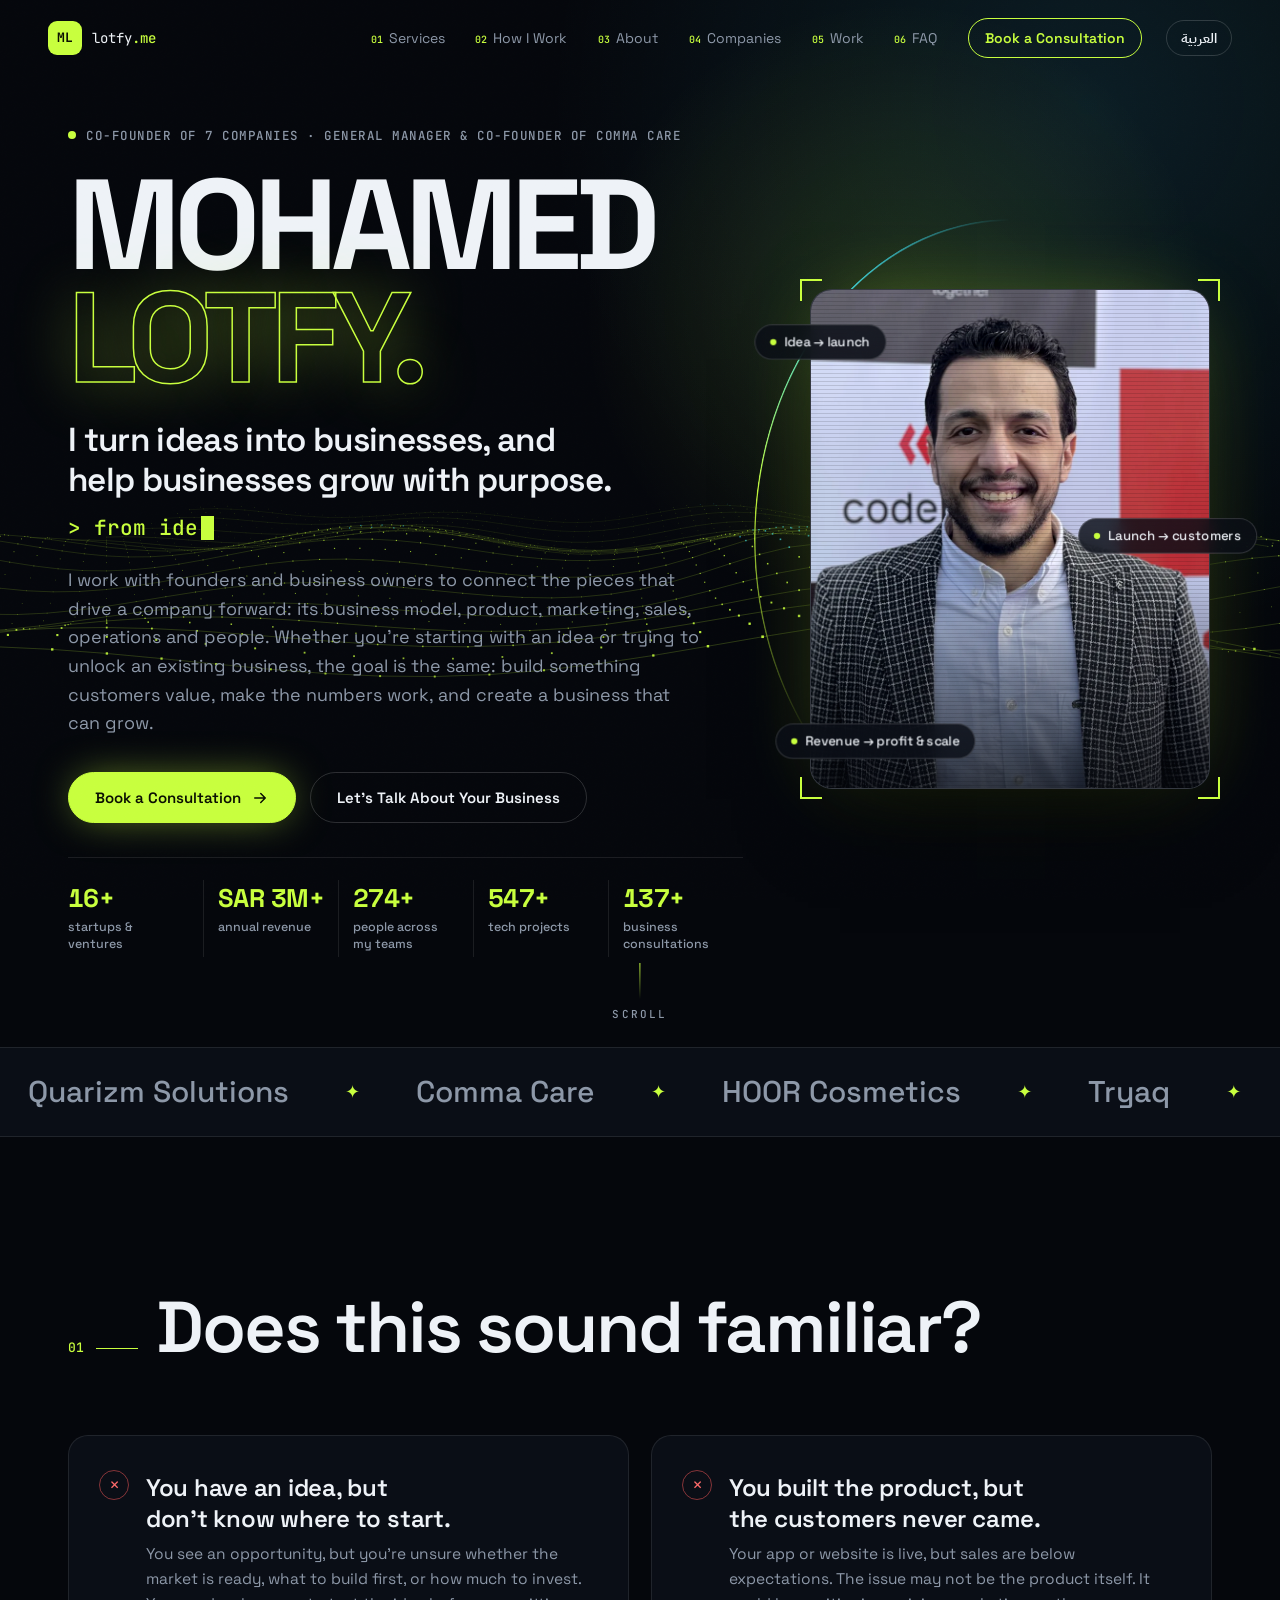
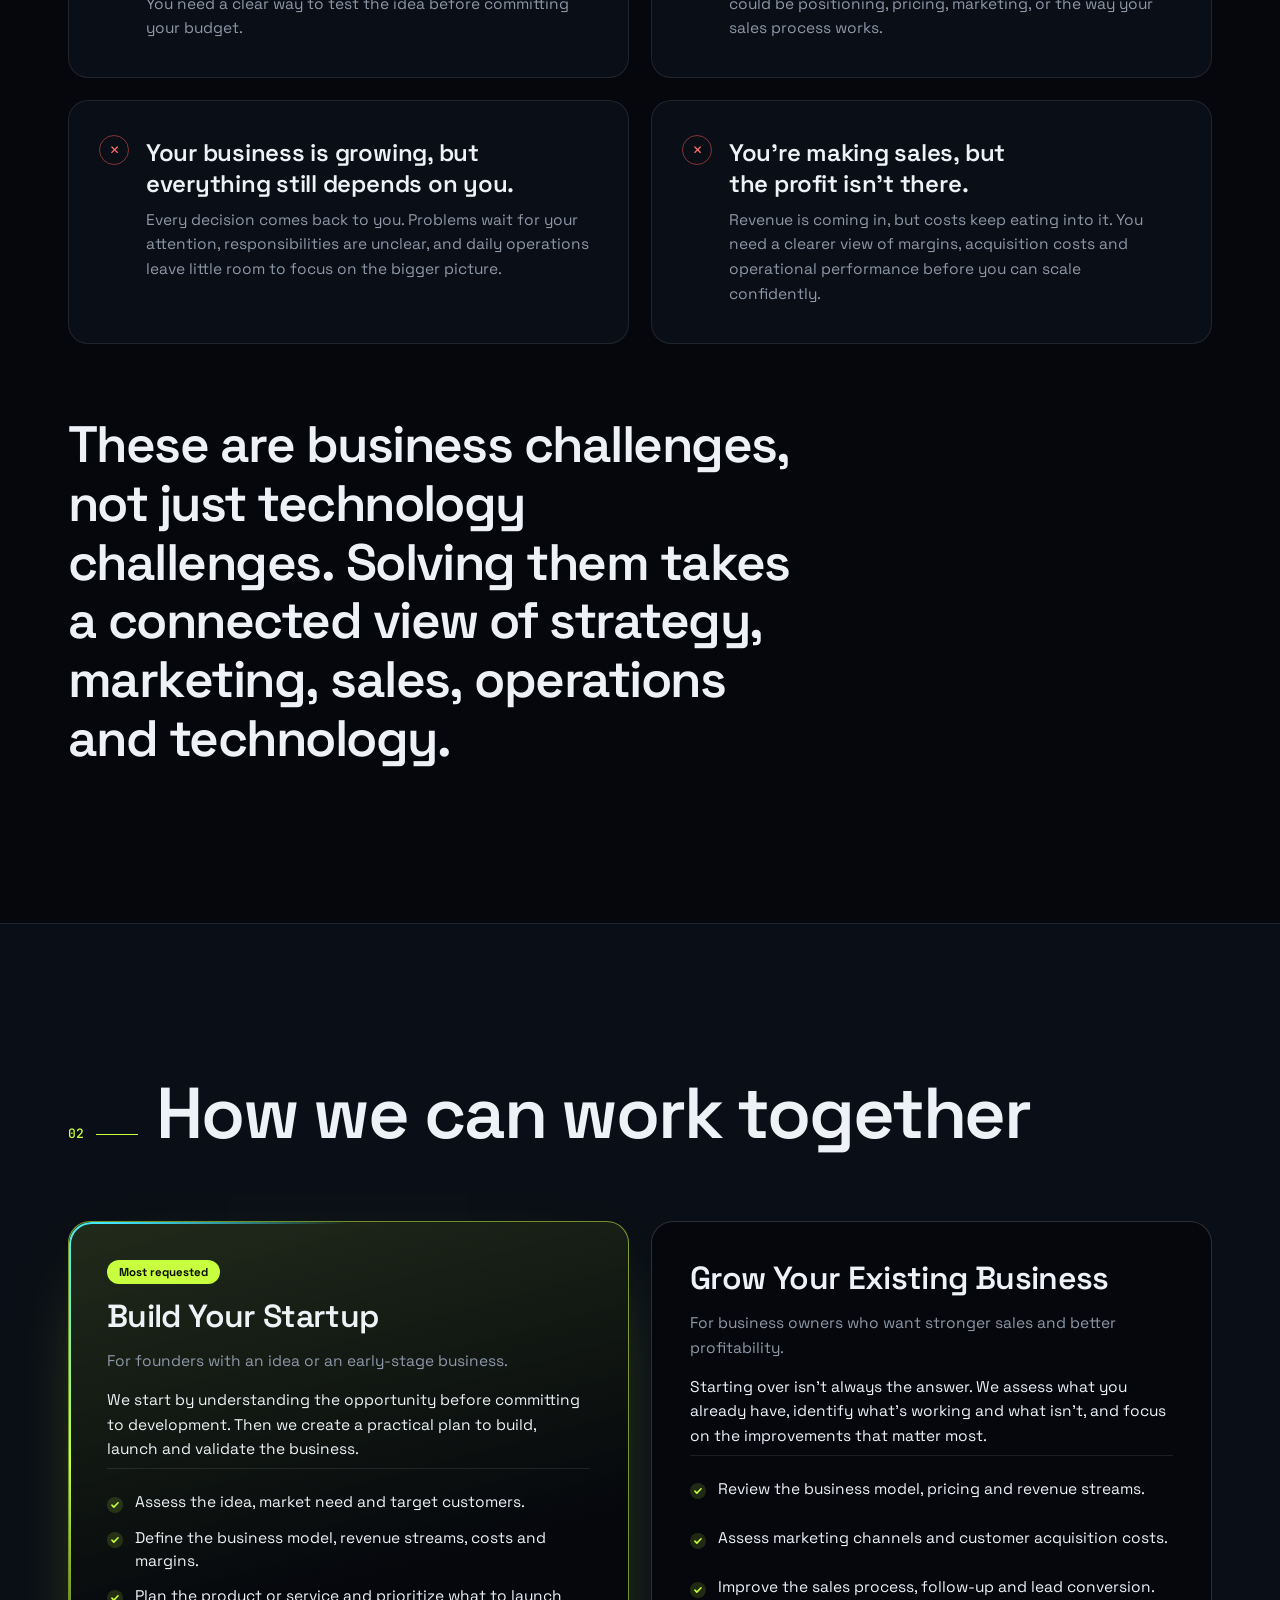
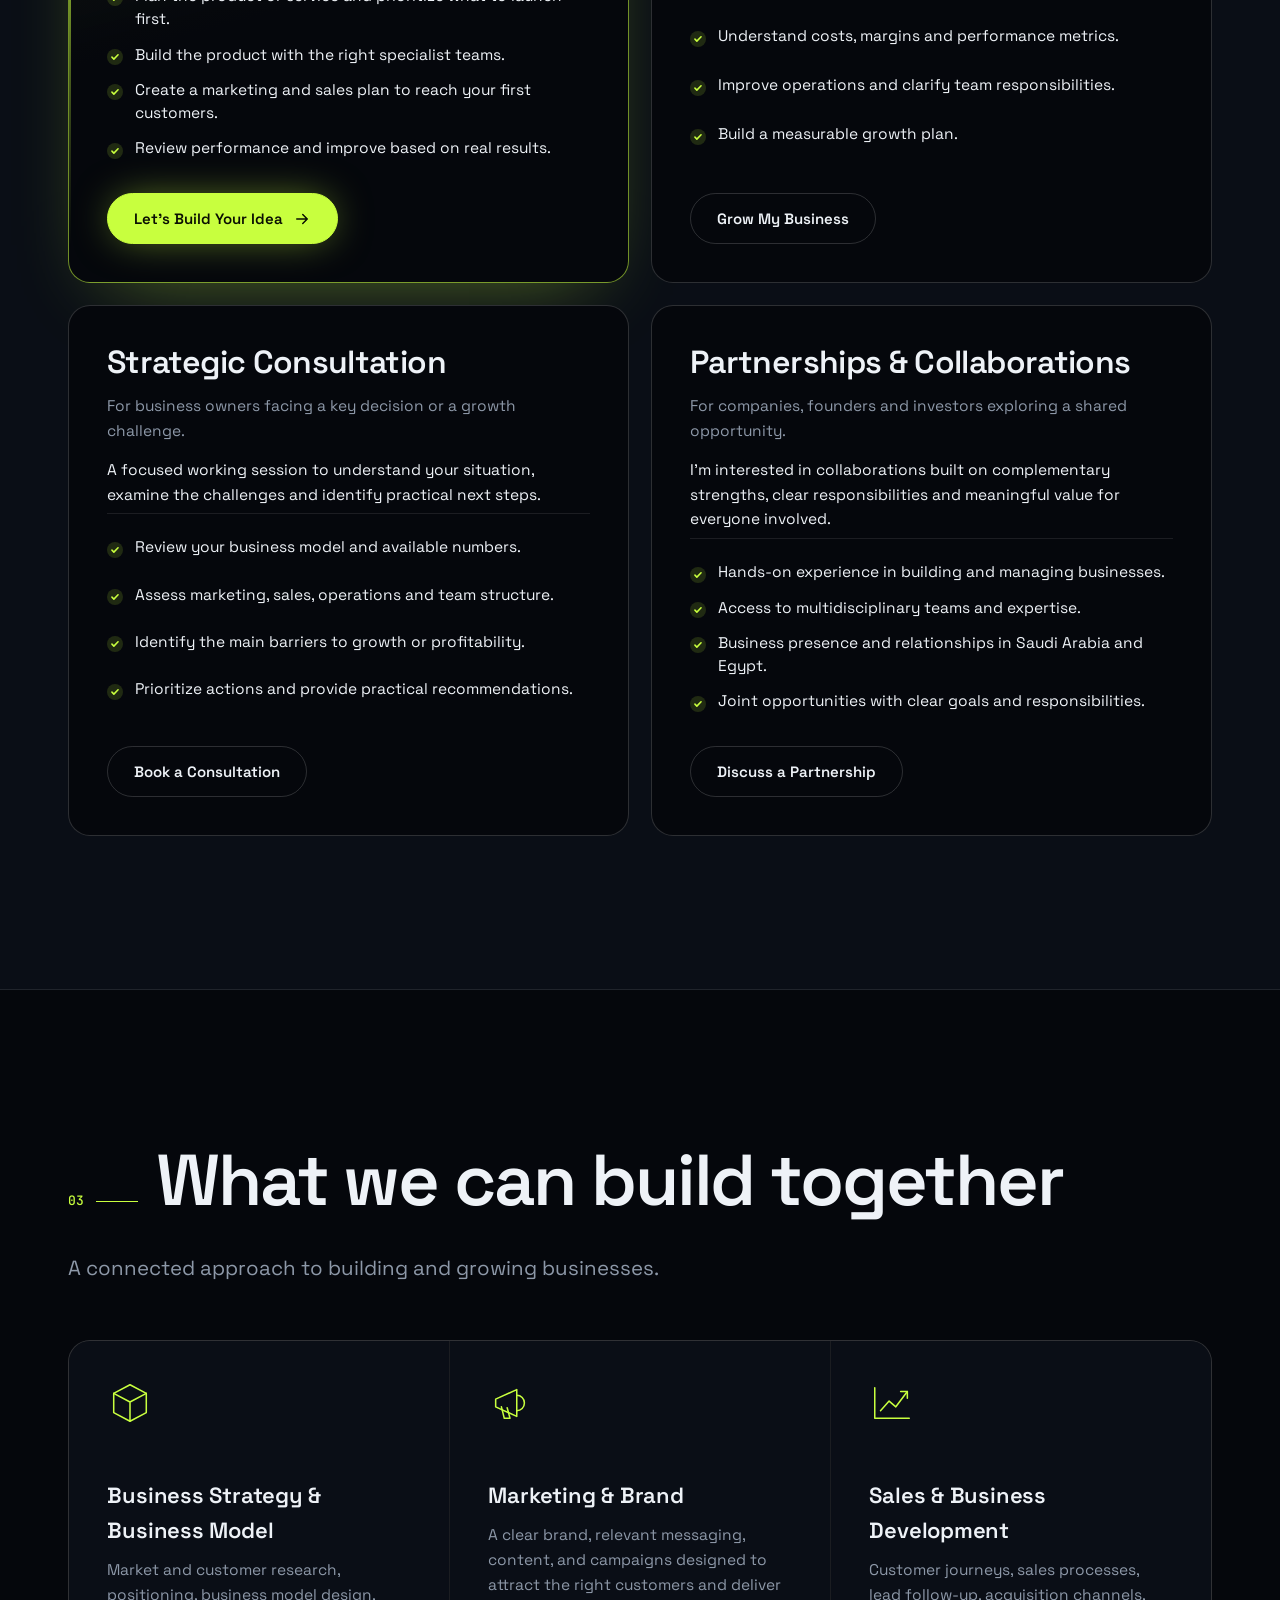
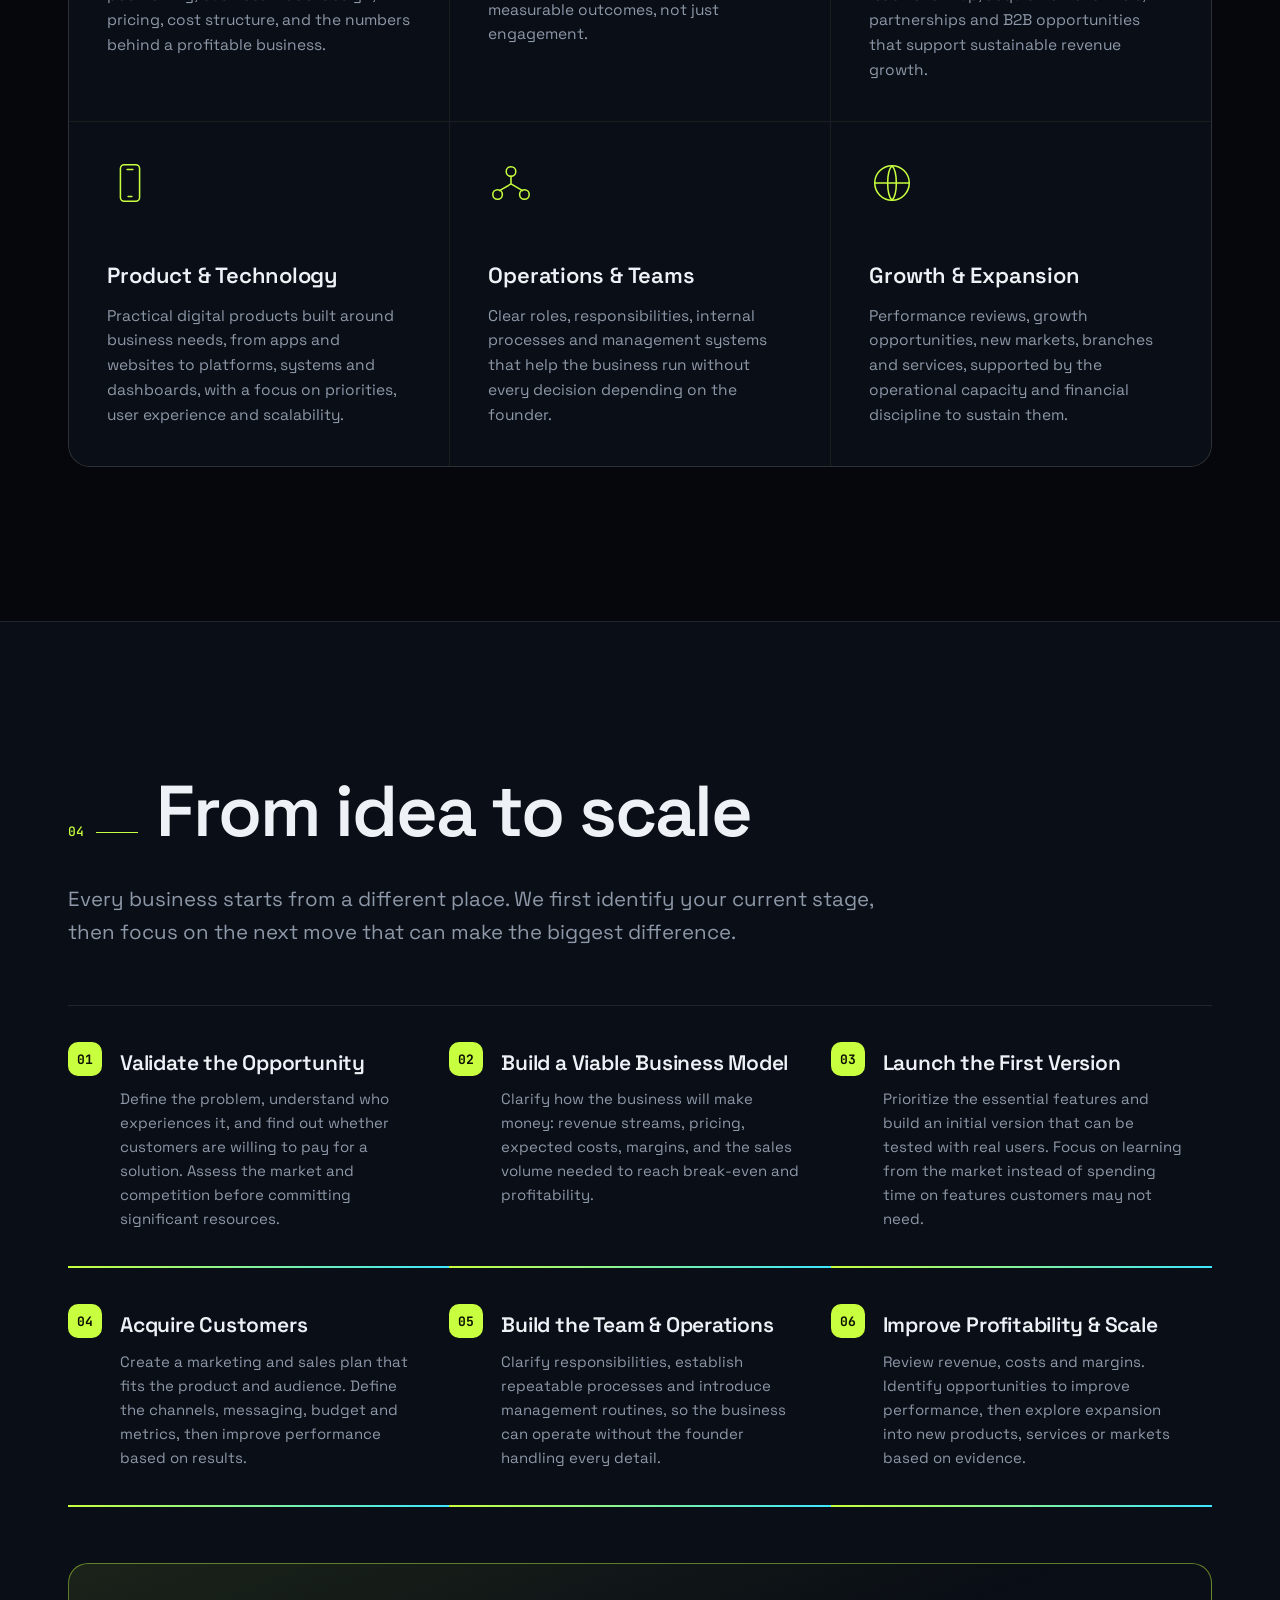
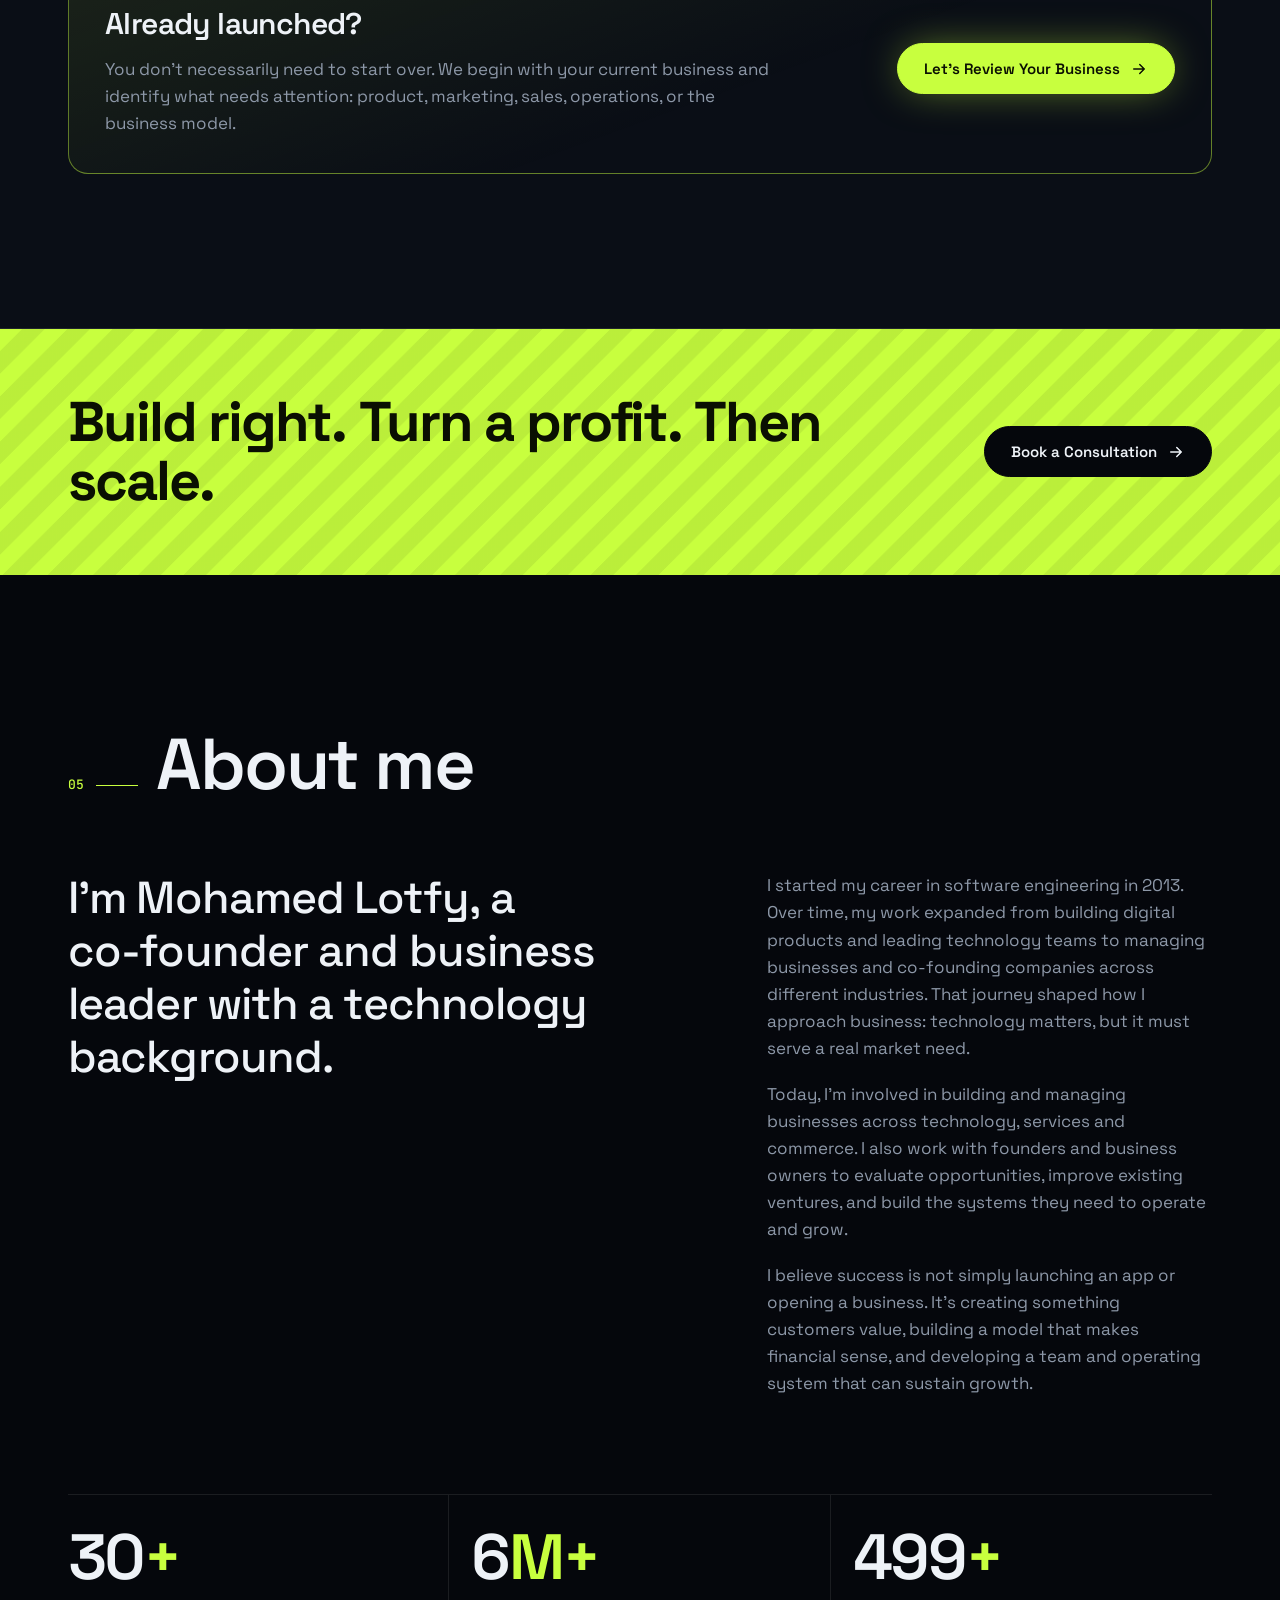
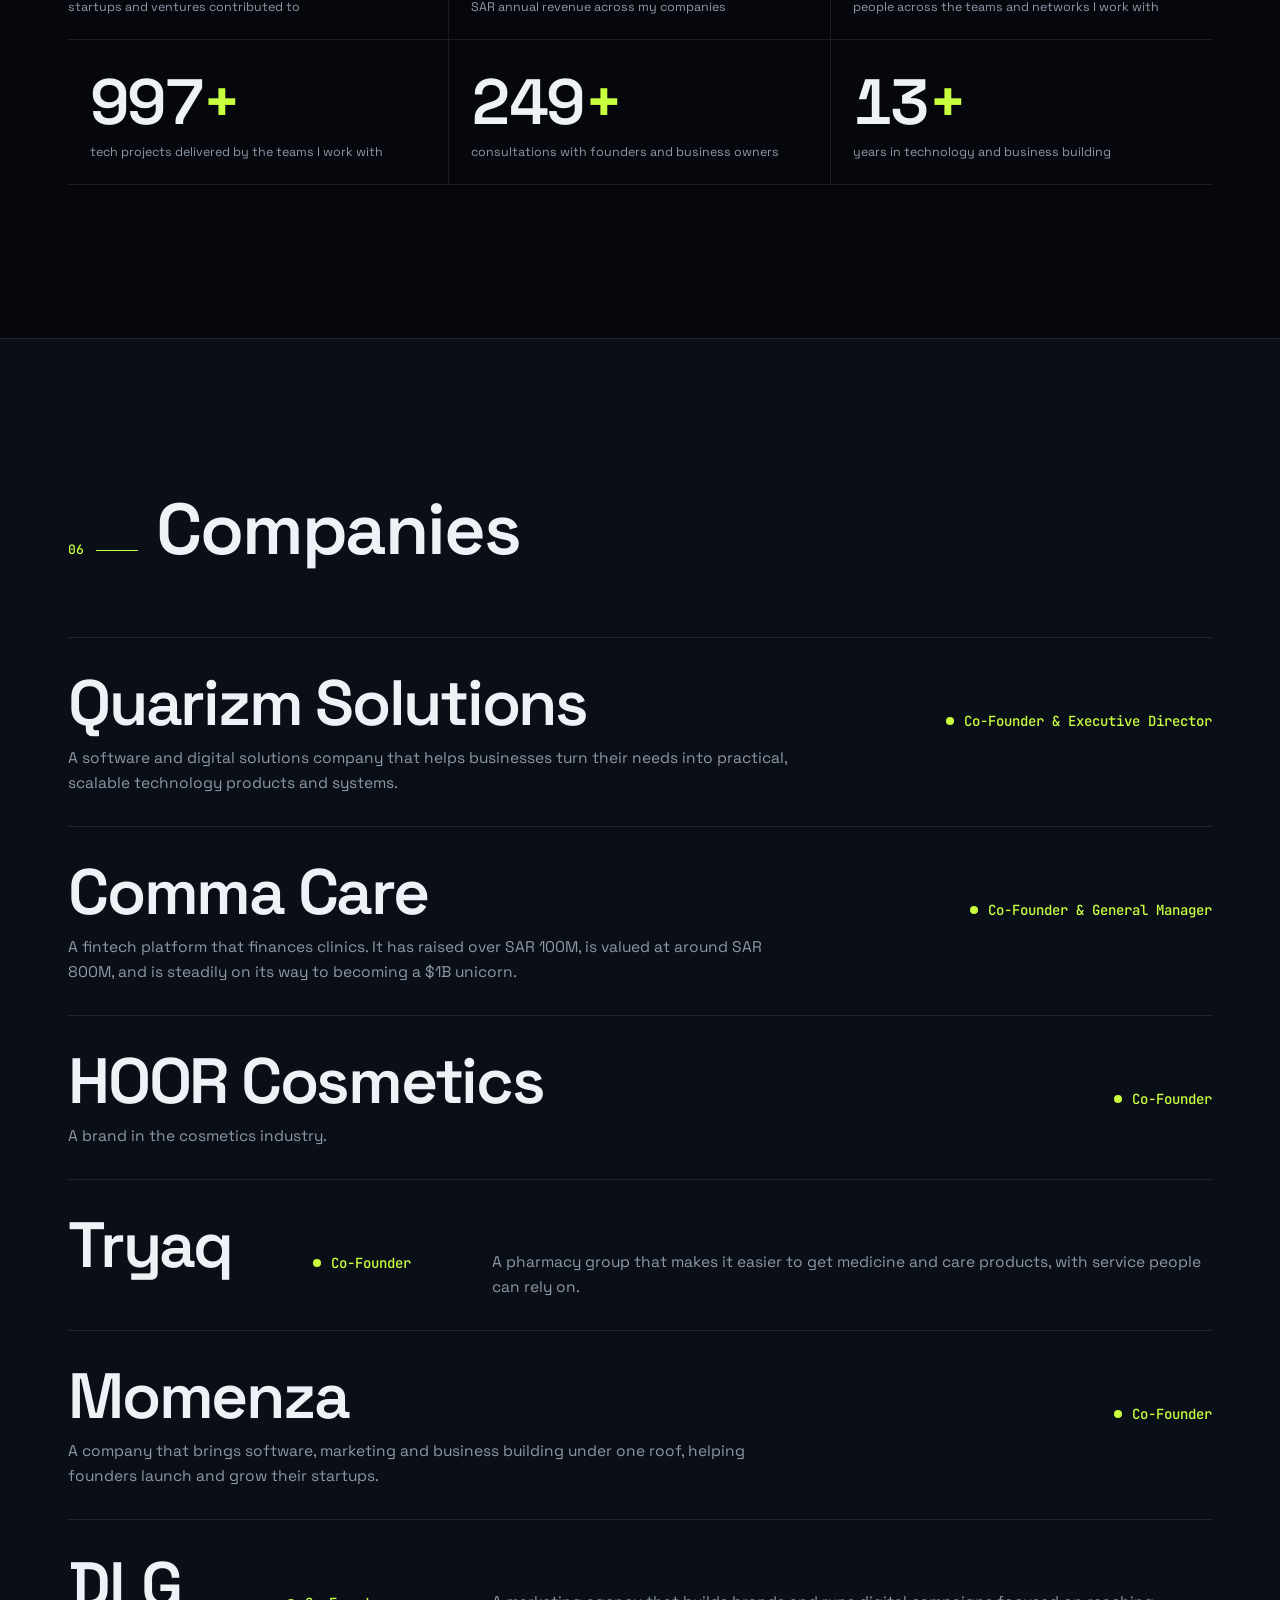
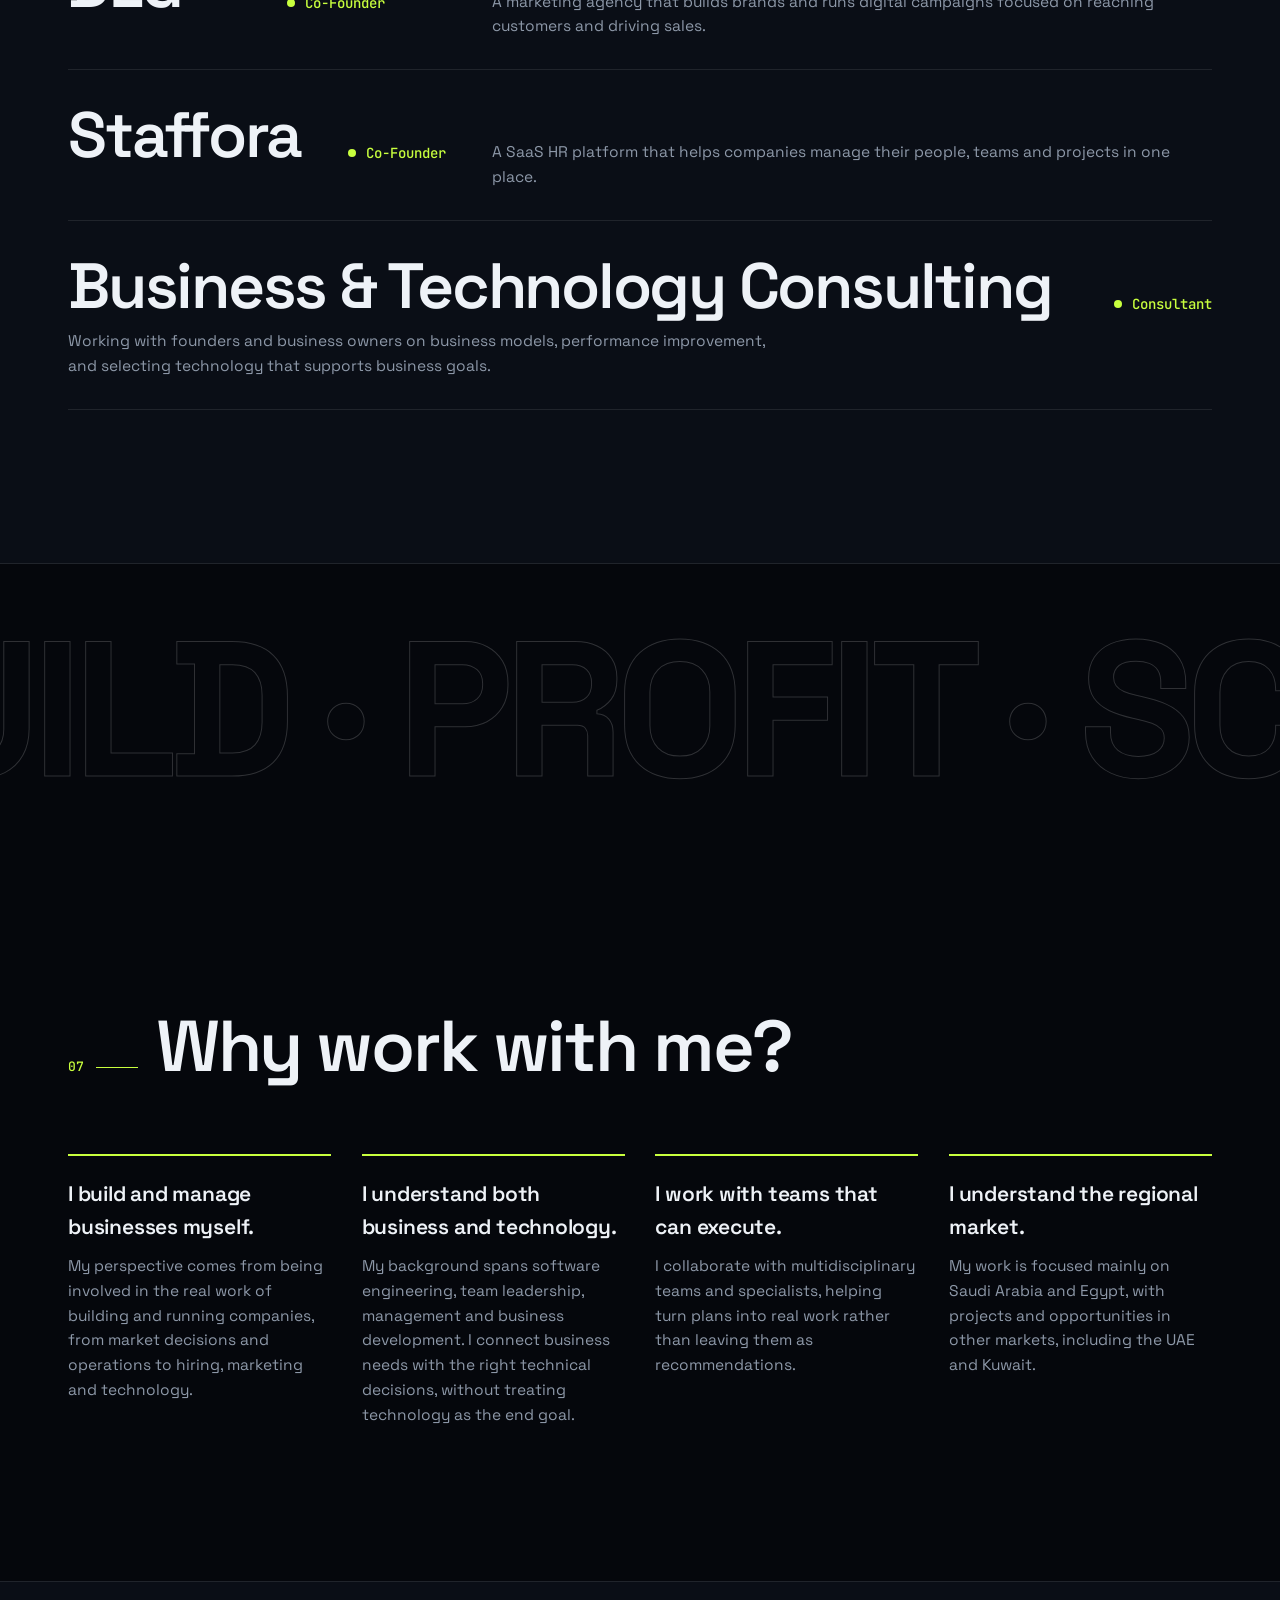
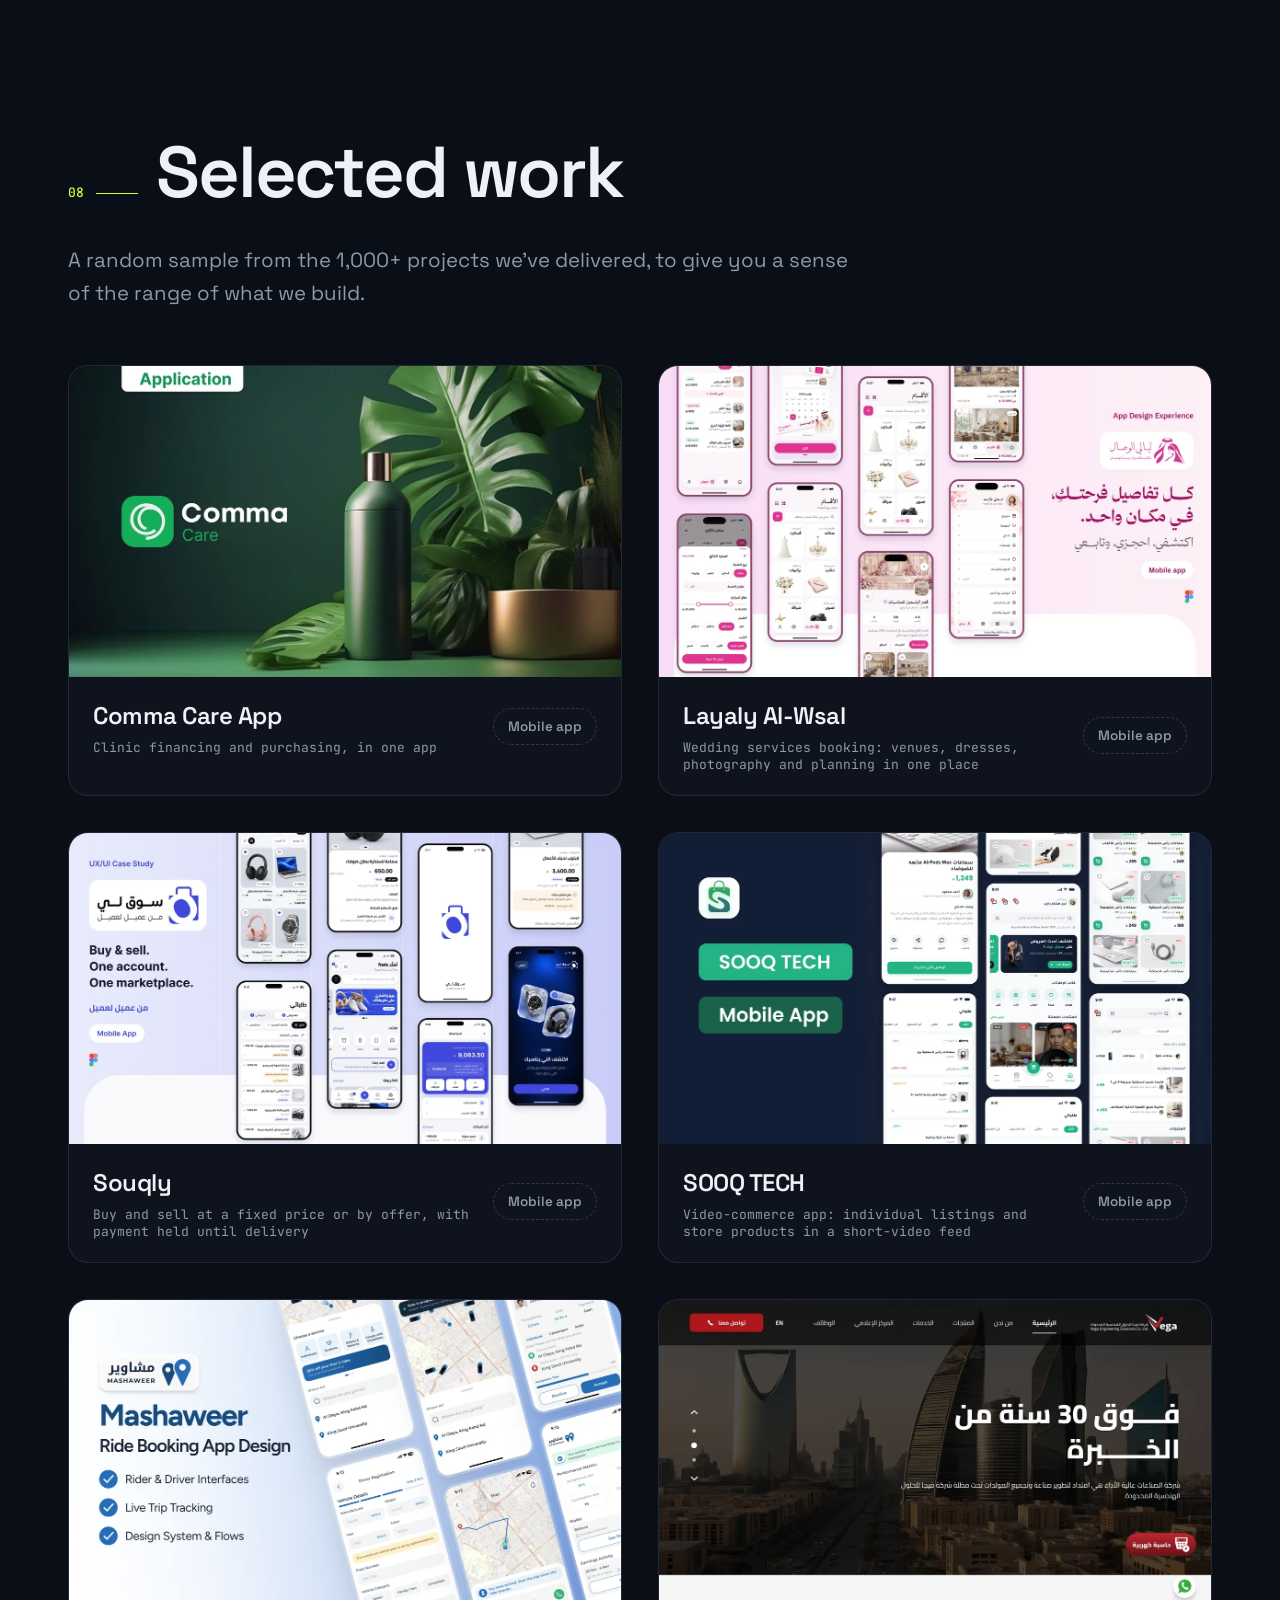
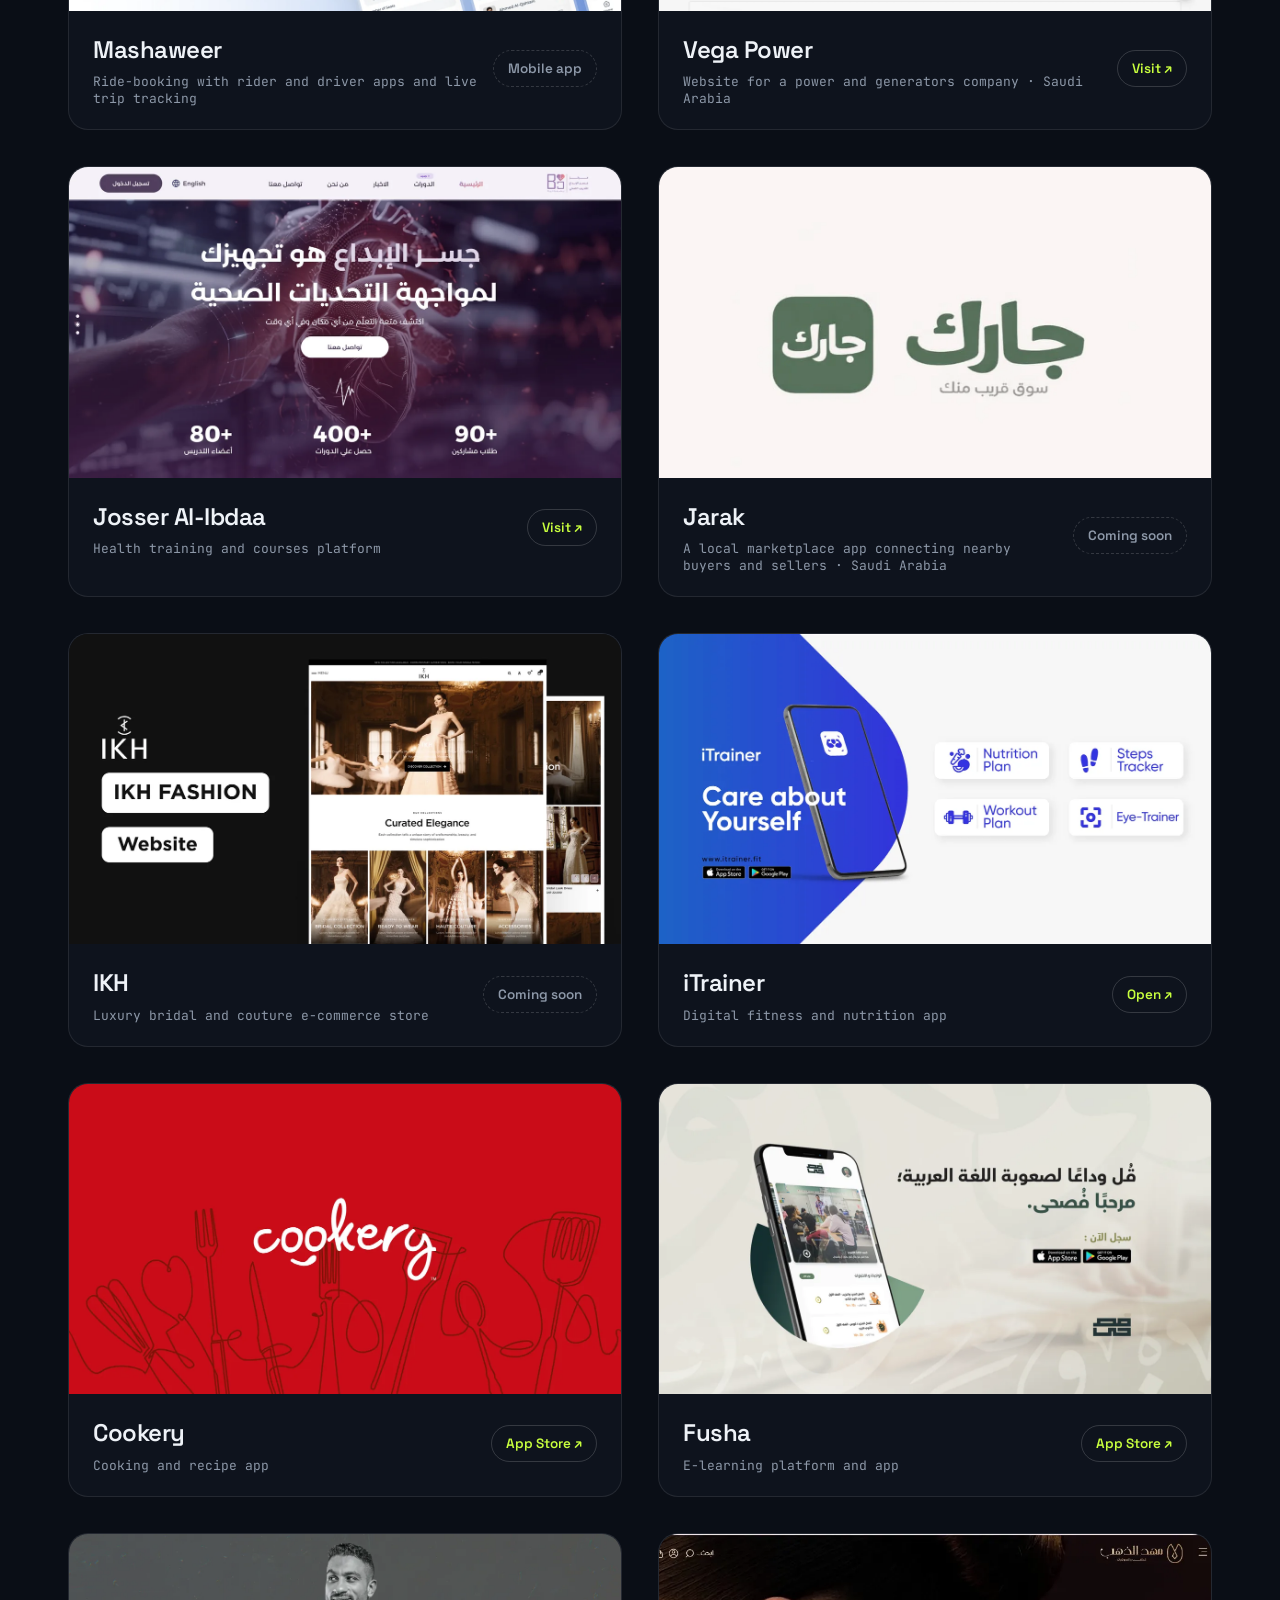
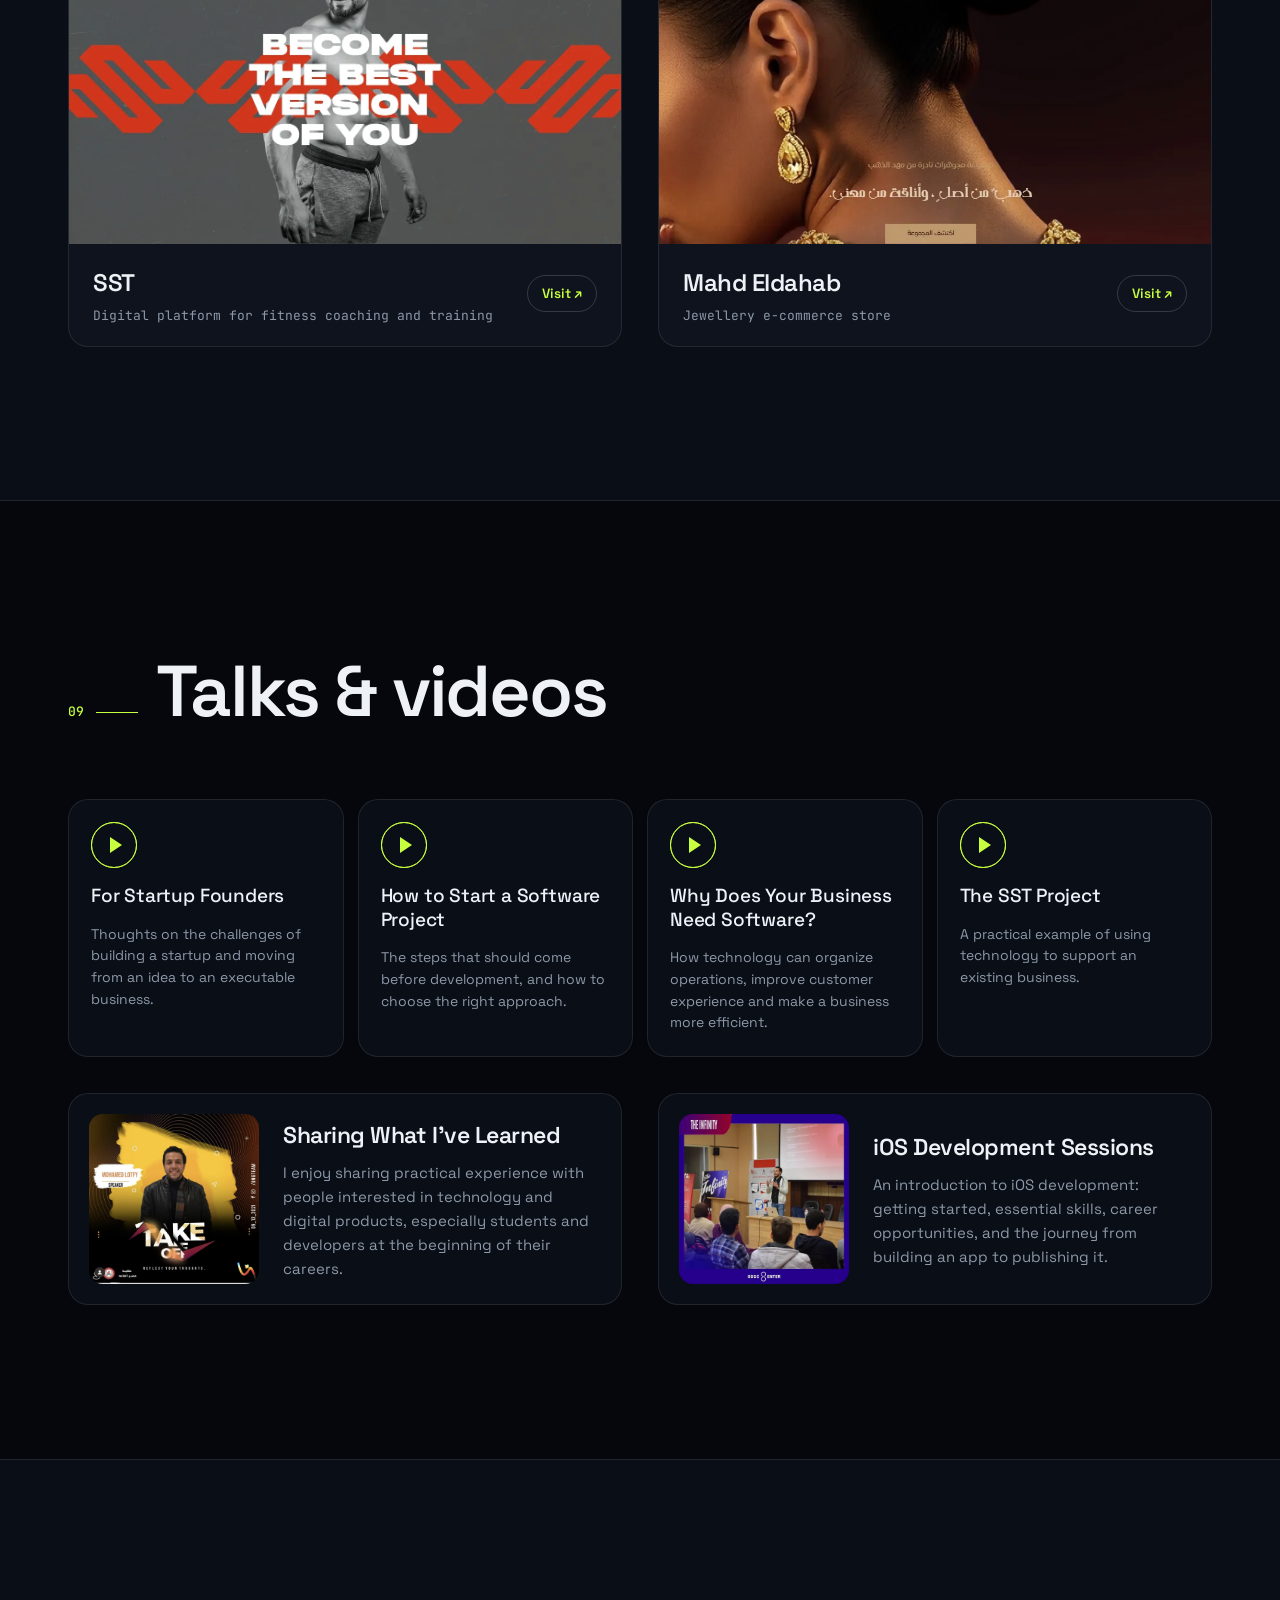
<file: index.html>
<!DOCTYPE html>
<html lang="en">
<head>
<meta charset="UTF-8">
<meta name="viewport" content="width=device-width, initial-scale=1">
<title>Mohamed Lotfy — Build. Profit. Scale.</title>
<meta name="description" content="Mohamed Lotfy turns ideas into businesses and helps businesses grow. Co-founder of 7 companies. Build your startup, grow your existing business, or book a strategic consultation.">
<meta name="theme-color" content="#05070c">
<meta property="og:title" content="Mohamed Lotfy — Build. Profit. Scale.">
<meta property="og:description" content="I turn ideas into businesses and help businesses grow with purpose. Book a consultation.">
<meta property="og:image" content="https://lotfy.me/assets/portrait.webp">
<meta property="og:url" content="https://lotfy.me/">
<meta property="og:type" content="website">
<meta name="twitter:card" content="summary_large_image">
<link rel="icon" href="assets/favicon.svg" type="image/svg+xml">
<link rel="preconnect" href="https://fonts.googleapis.com">
<link rel="preconnect" href="https://fonts.gstatic.com" crossorigin>
<link href="https://fonts.googleapis.com/css2?family=IBM+Plex+Sans+Arabic:wght@400;500;600;700&family=JetBrains+Mono:wght@400;500;700&family=Space+Grotesk:wght@400;500;600;700&display=swap" rel="stylesheet">
<link rel="stylesheet" href="css/style.css">
</head>
<body class="is-booting">

<!-- Boot sequence -->
<div class="boot" id="boot" aria-hidden="true">
  <div class="boot__inner">
    <pre class="boot__log" id="bootLog"></pre>
    <div class="boot__bar"><i id="bootBar"></i></div>
    <div class="boot__pct"><span id="bootPct">0</span>%</div>
  </div>
</div>

<div class="cursor" id="cursor" aria-hidden="true"></div>
<div class="cursor-dot" id="cursorDot" aria-hidden="true"></div>
<div class="progress" aria-hidden="true"><i id="progress"></i></div>
<div class="noise" aria-hidden="true"></div>

<header class="nav" id="nav">
  <a class="nav__logo" href="#top" aria-label="Mohamed Lotfy — home">
    <span class="nav__mark">ML</span><span class="nav__name">lotfy<b>.me</b></span>
  </a>
  <nav class="nav__links" id="navLinks" aria-label="Primary">
    <a href="#offers" data-ar="<i>01</i>الخدمات"><i>01</i>Services</a>
    <a href="#process" data-ar="<i>02</i>طريقة العمل"><i>02</i>How I Work</a>
    <a href="#about" data-ar="<i>03</i>من أنا"><i>03</i>About</a>
    <a href="#companies" data-ar="<i>04</i>الشركات"><i>04</i>Companies</a>
    <a href="#work" data-ar="<i>05</i>نماذج من أعمالنا"><i>05</i>Work</a>
    <a href="#faq" data-ar="<i>06</i>الأسئلة الشائعة"><i>06</i>FAQ</a>
    <a class="nav__cta" href="#form" data-topic="Consultation" data-ar="احجز استشارة">Book a Consultation</a>
  </nav>
  <button class="lang" id="langToggle" type="button" aria-label="Switch language">العربية</button>
  <button class="nav__toggle" id="navToggle" aria-label="Open menu" aria-expanded="false"><span></span><span></span></button>
</header>

<main id="top">

<!-- HERO -->
<section class="hero" id="hero">
  <canvas class="hero__canvas" id="field" aria-hidden="true"></canvas>
  <div class="hero__glow" aria-hidden="true"></div>

  <div class="wrap hero__grid">
    <div class="hero__copy">
      <p class="tag hero__tag" data-ar="<span class='pulse'></span>شريك في تأسيس 7 شركات · المدير العام والشريك المؤسس في Comma Care"><span class="pulse"></span>Co-founder of 7 companies · General Manager &amp; Co-founder of Comma Care</p>
      <h1 class="hero__title">
        <span class="line"><span class="scramble" data-text="MOHAMED" data-ar="محمد">MOHAMED</span></span>
        <span class="line line--accent"><span class="scramble" data-text="LOTFY." data-delay="250" data-ar="لطفي.">LOTFY.</span></span>
      </h1>
      <p class="hero__pitch" data-ar="أحوّل الأفكار إلى شركات، وأساعد الشركات على تحقيق نمو حقيقي.">I turn ideas into businesses, and help businesses grow with purpose.</p>
      <p class="hero__type"><span class="prompt">&gt;</span> <span id="typed"></span><span class="caret"></span></p>
      <p class="hero__lead" data-ar="سواء كنت تبدأ بفكرة، أو لديك مشروع قائم لا يحقق النتائج التي تطمح إليها، أساعدك على رؤية الصورة كاملة: نموذج العمل، والأرقام، والتسويق، والمبيعات، والتكنولوجيا، وفريق التنفيذ. الهدف ليس إطلاق مشروع جديد فقط، بل بناء شركة تعرف كيف تعمل وتنمو وتحقق أرباحًا.">I work with founders and business owners to connect the pieces that drive a company forward: its business model, product, marketing, sales, operations and people. Whether you’re starting with an idea or trying to unlock an existing business, the goal is the same: build something customers value, make the numbers work, and create a business that can grow.</p>
      <div class="hero__actions">
        <a class="btn btn--solid magnetic" href="#form" data-topic="Consultation"><span data-ar="احجز استشارة">Book a Consultation</span><svg viewBox="0 0 24 24" aria-hidden="true"><path d="M5 12h14M13 6l6 6-6 6"/></svg></a>
        <a class="btn btn--ghost magnetic" href="#form" data-topic="Existing business"><span data-ar="ناقش معي مشروعك">Let’s Talk About Your Business</span></a>
      </div>
      <ul class="trust">
        <li><b><span class="count" data-to="30">30</span>+</b><span data-ar="شركة ومشروع ساهمت في بنائها">startups &amp; ventures</span></li>
        <li><b data-ar="+<span class='count' data-to='6'>6</span> مليون">SAR <span class="count" data-to="6">6</span>M+</b><span data-ar="ريال إيرادات سنوية">annual revenue</span></li>
        <li><b><span class="count" data-to="500">500</span>+</b><span data-ar="شخص ضمن فرق العمل">people across my teams</span></li>
        <li><b><span class="count" data-to="1000" data-sep="1">1,000</span>+</b><span data-ar="مشروع تقني">tech projects</span></li>
        <li><b><span class="count" data-to="250">250</span>+</b><span data-ar="استشارة لأصحاب الأعمال">business consultations</span></li>
      </ul>
    </div>

    <div class="hero__visual">
      <div class="portrait tilt" id="portrait">
        <div class="portrait__ring" aria-hidden="true"></div>
        <div class="portrait__frame">
          <img src="assets/portrait.webp" alt="Portrait of Mohamed Lotfy" width="1000" height="1044">
          <div class="portrait__scan" aria-hidden="true"></div>
        </div>
        <span class="hud hud--tl" aria-hidden="true"></span><span class="hud hud--tr" aria-hidden="true"></span>
        <span class="hud hud--bl" aria-hidden="true"></span><span class="hud hud--br" aria-hidden="true"></span>
        <div class="chip chip--a" data-ar="من الفكرة إلى الإطلاق">Idea → launch</div>
        <div class="chip chip--b" data-ar="من الإطلاق إلى العملاء">Launch → customers</div>
        <div class="chip chip--c" data-ar="من الإيرادات إلى الربحية والتوسع">Revenue → profit &amp; scale</div>
      </div>
    </div>
  </div>

  <a class="hero__scroll" href="#problem" aria-label="Scroll down" data-ar="<span></span>اكتشف المزيد"><span></span>scroll</a>
</section>

<!-- VENTURES MARQUEE -->
<div class="marquee" aria-label="Companies I co-founded">
  <div class="marquee__track" aria-hidden="true">
    <span>Quarizm Solutions</span><span>Comma Care</span><span>HOOR Cosmetics</span><span>Tryaq</span><span>Momenza</span><span>DLG</span><span>Staffora</span>
    <span>Quarizm Solutions</span><span>Comma Care</span><span>HOOR Cosmetics</span><span>Tryaq</span><span>Momenza</span><span>DLG</span><span>Staffora</span>
  </div>
</div>

<!-- PROBLEM -->
<section class="section" id="problem">
  <div class="wrap">
    <header class="head reveal">
      <span class="head__no">01</span>
      <h2 class="head__title scramble-in" data-text="Does this sound familiar?" data-ar="هل تواجه أحد هذه التحديات؟">Does this sound familiar?</h2>
    </header>
    <div class="pains">
      <article class="pain reveal">
        <span class="pain__x" aria-hidden="true">×</span>
        <h3 data-ar="لديك فكرة، لكنك لا تعرف كيف تبدأ.">You have an idea, but don’t know where to start.</h3>
        <p data-ar="تبدو الفكرة واعدة، لكنك لا تعرف حجم الطلب الحقيقي عليها، أو من أين تبدأ، أو كيف تختار الأشخاص المناسبين لتنفيذها. والأهم أنك لا تريد أن تخاطر بميزانيتك قبل أن تتأكد أن هناك فرصة تستحق الاستثمار.">You see an opportunity, but you’re unsure whether the market is ready, what to build first, or how much to invest. You need a clear way to test the idea before committing your budget.</p>
      </article>
      <article class="pain reveal">
        <span class="pain__x" aria-hidden="true">×</span>
        <h3 data-ar="أنفقت على تطوير مشروعك، لكن العملاء لم يأتوا.">You built the product, but the customers never came.</h3>
        <p data-ar="لديك تطبيق أو موقع جاهز، وربما أنفقت وقتًا ومالًا كبيرين على تنفيذه، لكن المبيعات أقل من المتوقع. المشكلة قد لا تكون في المنتج نفسه، بل في طريقة تقديمه للسوق، أو التسعير، أو التسويق، أو منظومة المبيعات.">Your app or website is live, but sales are below expectations. The issue may not be the product itself. It could be positioning, pricing, marketing, or the way your sales process works.</p>
      </article>
      <article class="pain reveal">
        <span class="pain__x" aria-hidden="true">×</span>
        <h3 data-ar="مشروعك يكبر، لكن كل شيء يعتمد عليك.">Your business is growing, but everything still depends on you.</h3>
        <p data-ar="كل قرار يحتاج إلى موافقتك، وكل مشكلة تنتظر تدخلك، ولا توجد أدوار واضحة أو إجراءات ثابتة. بدلًا من التركيز على تطوير الشركة، تجد نفسك منشغلًا بتفاصيل التشغيل اليومية.">Every decision comes back to you. Problems wait for your attention, responsibilities are unclear, and daily operations leave little room to focus on the bigger picture.</p>
      </article>
      <article class="pain reveal">
        <span class="pain__x" aria-hidden="true">×</span>
        <h3 data-ar="تحقق مبيعات، لكن الأرباح لا تعكس حجم المجهود.">You’re making sales, but the profit isn’t there.</h3>
        <p data-ar="هناك دخل، لكن المصروفات تستهلكه، ولا تملك رؤية دقيقة لهوامش الربح أو تكلفة اكتساب العميل أو كفاءة التشغيل. تحتاج إلى فهم الأرقام قبل التفكير في التوسع.">Revenue is coming in, but costs keep eating into it. You need a clearer view of margins, acquisition costs and operational performance before you can scale confidently.</p>
      </article>
    </div>
    <p class="pains__answer split" data-ar="هذه التحديات لا تُحل بالتكنولوجيا وحدها. تحتاج إلى رؤية متكاملة تجمع بين نموذج العمل والتسويق والمبيعات والتشغيل والتكنولوجيا، وهذا هو نطاق العمل الذي أركز عليه.">These are business challenges, not just technology challenges. Solving them takes a connected view of strategy, marketing, sales, operations and technology.</p>
  </div>
</section>

<!-- OFFERS -->
<section class="section section--alt" id="offers">
  <div class="wrap">
    <header class="head reveal">
      <span class="head__no">02</span>
      <h2 class="head__title scramble-in" data-text="How we can work together" data-ar="كيف يمكننا العمل معًا؟">How we can work together</h2>
    </header>
    <div class="offers">
      <article class="offer offer--main spot reveal">
        <p class="offer__tag" data-ar="الأكثر طلبًا">Most requested</p>
        <h3 data-ar="تأسيس مشروعك من البداية">Build Your Startup</h3>
        <p class="offer__for" data-ar="لأصحاب الأفكار ورواد الأعمال في المراحل الأولى.">For founders with an idea or an early-stage business.</p>
        <p class="offer__intro" data-ar="نبدأ بفهم الفكرة والسوق قبل الدخول في تكاليف التنفيذ، ثم نضع خطة عملية لبناء المشروع واختبار فرصته.">We start by understanding the opportunity before committing to development. Then we create a practical plan to build, launch and validate the business.</p>
        <ul class="offer__list">
          <li data-ar="دراسة الفكرة واحتياج السوق والعملاء المستهدفين.">Assess the idea, market need and target customers.</li>
          <li data-ar="تحديد نموذج العمل ومصادر الإيرادات والتكاليف وهوامش الربح.">Define the business model, revenue streams, costs and margins.</li>
          <li data-ar="تخطيط المنتج أو الخدمة وتحديد ما يجب إطلاقه أولًا.">Plan the product or service and prioritize what to launch first.</li>
          <li data-ar="تنفيذ المنتج بالتعاون مع فرق متخصصة.">Build the product with the right specialist teams.</li>
          <li data-ar="وضع خطة التسويق والمبيعات للوصول إلى العملاء الأوائل.">Create a marketing and sales plan to reach your first customers.</li>
          <li data-ar="متابعة الأداء وتطوير المشروع بناءً على النتائج.">Review performance and improve based on real results.</li>
        </ul>
        <a class="btn btn--solid magnetic" href="#form" data-topic="Idea"><span data-ar="ابدأ مناقشة فكرتك">Let’s Build Your Idea</span><svg viewBox="0 0 24 24" aria-hidden="true"><path d="M5 12h14M13 6l6 6-6 6"/></svg></a>
      </article>
      <article class="offer spot reveal">
        <h3 data-ar="تطوير مشروعك القائم">Grow Your Existing Business</h3>
        <p class="offer__for" data-ar="لأصحاب الشركات والمشروعات التي تحتاج إلى مبيعات أفضل وربحية أعلى.">For business owners who want stronger sales and better profitability.</p>
        <p class="offer__intro" data-ar="لا نفترض أن الحل هو البدء من جديد. نراجع ما لديك، ونحدد نقاط القوة والخلل، ثم نعمل على تحسين الأداء وفق أولويات واضحة.">Starting over isn’t always the answer. We assess what you already have, identify what’s working and what isn’t, and focus on the improvements that matter most.</p>
        <ul class="offer__list">
          <li data-ar="مراجعة نموذج العمل والتسعير ومصادر الإيرادات.">Review the business model, pricing and revenue streams.</li>
          <li data-ar="تقييم التسويق والقنوات المستخدمة وتكلفة اكتساب العملاء.">Assess marketing channels and customer acquisition costs.</li>
          <li data-ar="تطوير آلية المبيعات والمتابعة وتحويل العملاء المحتملين.">Improve the sales process, follow-up and lead conversion.</li>
          <li data-ar="تحليل التكاليف وهوامش الربح ومؤشرات الأداء.">Understand costs, margins and performance metrics.</li>
          <li data-ar="تحسين العمليات وتوزيع المسؤوليات داخل الفريق.">Improve operations and clarify team responsibilities.</li>
          <li data-ar="وضع خطة نمو قابلة للقياس والتنفيذ.">Build a measurable growth plan.</li>
        </ul>
        <a class="btn btn--ghost magnetic" href="#form" data-topic="Existing business"><span data-ar="طوّر مشروعك">Grow My Business</span></a>
      </article>
      <article class="offer spot reveal">
        <h3 data-ar="استشارة استراتيجية">Strategic Consultation</h3>
        <p class="offer__for" data-ar="لأصحاب الأعمال الذين يحتاجون إلى قرار واضح أو رؤية مختلفة.">For business owners facing a key decision or a growth challenge.</p>
        <p class="offer__intro" data-ar="جلسة عمل نراجع خلالها وضع المشروع، ونناقش التحديات والفرص، ونخرج بخطوات عملية تساعدك على اتخاذ القرار.">A focused working session to understand your situation, examine the challenges and identify practical next steps.</p>
        <ul class="offer__list">
          <li data-ar="مراجعة سريعة لنموذج العمل والأرقام المتاحة.">Review your business model and available numbers.</li>
          <li data-ar="تقييم التسويق والمبيعات والعمليات والفريق.">Assess marketing, sales, operations and team structure.</li>
          <li data-ar="تحديد العوائق التي تؤثر في النمو أو الربحية.">Identify the main barriers to growth or profitability.</li>
          <li data-ar="ترتيب الأولويات وتقديم توصيات قابلة للتنفيذ.">Prioritize actions and provide practical recommendations.</li>
        </ul>
        <a class="btn btn--ghost magnetic" href="#form" data-topic="Consultation"><span data-ar="احجز استشارتك">Book a Consultation</span></a>
      </article>
      <article class="offer spot reveal">
        <h3 data-ar="الشراكات وفرص التعاون">Partnerships &amp; Collaborations</h3>
        <p class="offer__for" data-ar="للشركات ورواد الأعمال والمستثمرين الباحثين عن شريك يشاركهم بناء فرصة جديدة.">For companies, founders and investors exploring a shared opportunity.</p>
        <p class="offer__intro" data-ar="أهتم بفرص التعاون التي تقوم على تكامل الخبرات ووضوح الأدوار ووجود قيمة حقيقية للطرفين.">I’m interested in collaborations built on complementary strengths, clear responsibilities and meaningful value for everyone involved.</p>
        <ul class="offer__list">
          <li data-ar="خبرة عملية في تأسيس وإدارة شركات ومشروعات متنوعة.">Hands-on experience in building and managing businesses.</li>
          <li data-ar="فرق تنفيذ وخبرات متعددة التخصصات.">Access to multidisciplinary teams and expertise.</li>
          <li data-ar="حضور وعلاقات عمل في السوقين السعودي والمصري.">Business presence and relationships in Saudi Arabia and Egypt.</li>
          <li data-ar="فرص تعاون ومشروعات مشتركة بأهداف ومسؤوليات واضحة.">Joint opportunities with clear goals and responsibilities.</li>
        </ul>
        <a class="btn btn--ghost magnetic" href="#form" data-topic="Partnership"><span data-ar="ناقش فرصة شراكة">Discuss a Partnership</span></a>
      </article>
    </div>
  </div>
</section>

<!-- WHAT WE CAN BUILD -->
<section class="section" id="cover">
  <div class="wrap">
    <header class="head reveal">
      <span class="head__no">03</span>
      <h2 class="head__title scramble-in" data-text="What we can build together" data-ar="ما الذي يمكننا العمل عليه؟">What we can build together</h2>
    </header>
    <p class="lede reveal" data-ar="منظومة متكاملة لبناء الشركات وتطويرها.">A connected approach to building and growing businesses.</p>
    <div class="cards">
      <article class="card spot reveal">
        <svg class="card__icon" viewBox="0 0 48 48" aria-hidden="true"><path d="M24 5l17 9v20l-17 9-17-9V14z"/><path d="M7 14l17 9 17-9M24 23v20"/></svg>
        <h3 data-ar="استراتيجية الأعمال ونموذج الربح">Business Strategy &amp; Business Model</h3>
        <p data-ar="دراسة السوق والعملاء والمنافسين، وتحديد موقع الشركة، وبناء نموذج عمل واضح، وتسعير المنتجات والخدمات، وفهم التكاليف وهوامش الربح.">Market and customer research, positioning, business model design, pricing, cost structure, and the numbers behind a profitable business.</p>
      </article>
      <article class="card spot reveal">
        <svg class="card__icon" viewBox="0 0 48 48" aria-hidden="true"><path d="M8 20v8l22 10V10L8 20z"/><path d="M30 16a8 8 0 010 16M14 28l3 12h6l-3-11"/></svg>
        <h3 data-ar="التسويق وبناء العلامة التجارية">Marketing &amp; Brand</h3>
        <p data-ar="تحديد الرسالة والجمهور المناسب، وبناء هوية واضحة، وتطوير المحتوى والحملات التسويقية التي تستهدف الوصول إلى العملاء وتحقيق نتائج قابلة للقياس، لا مجرد زيادة التفاعل.">A clear brand, relevant messaging, content, and campaigns designed to attract the right customers and deliver measurable outcomes, not just engagement.</p>
      </article>
      <article class="card spot reveal">
        <svg class="card__icon" viewBox="0 0 48 48" aria-hidden="true"><path d="M6 40V8M6 40h36M12 32l9-10 7 6 12-16"/><path d="M33 12h7v7"/></svg>
        <h3 data-ar="المبيعات وتطوير الأعمال">Sales &amp; Business Development</h3>
        <p data-ar="تصميم رحلة العميل، وتنظيم مراحل البيع والمتابعة، وتطوير قنوات اكتساب العملاء، وبناء الشراكات وفرص التوسع في قطاع الأعمال B2B.">Customer journeys, sales processes, lead follow-up, acquisition channels, partnerships and B2B opportunities that support sustainable revenue growth.</p>
      </article>
      <article class="card spot reveal">
        <svg class="card__icon" viewBox="0 0 48 48" aria-hidden="true"><rect x="14" y="5" width="20" height="38" rx="4"/><path d="M21 10h6M22 38h4"/></svg>
        <h3 data-ar="المنتج والتكنولوجيا">Product &amp; Technology</h3>
        <p data-ar="تحويل احتياجات العمل إلى منتجات رقمية عملية، من التطبيقات والمواقع إلى المنصات والأنظمة ولوحات التحكم، مع التركيز على الأولويات وتجربة المستخدم وقابلية التطوير.">Practical digital products built around business needs, from apps and websites to platforms, systems and dashboards, with a focus on priorities, user experience and scalability.</p>
      </article>
      <article class="card spot reveal">
        <svg class="card__icon" viewBox="0 0 48 48" aria-hidden="true"><circle cx="24" cy="12" r="5"/><circle cx="10" cy="36" r="5"/><circle cx="38" cy="36" r="5"/><path d="M24 17v8M24 25L12 32M24 25l12 7"/></svg>
        <h3 data-ar="التشغيل وبناء الفرق">Operations &amp; Teams</h3>
        <p data-ar="تحديد الهيكل التنظيمي والأدوار والمسؤوليات، وتحسين الإجراءات الداخلية، وتطوير أساليب المتابعة والإدارة، حتى لا يتوقف العمل على وجود شخص واحد في كل تفصيلة.">Clear roles, responsibilities, internal processes and management systems that help the business run without every decision depending on the founder.</p>
      </article>
      <article class="card spot reveal">
        <svg class="card__icon" viewBox="0 0 48 48" aria-hidden="true"><circle cx="24" cy="24" r="18"/><path d="M6 24h36M24 6c6 6 6 30 0 36M24 6c-6 6-6 30 0 36"/></svg>
        <h3 data-ar="النمو والتوسع">Growth &amp; Expansion</h3>
        <p data-ar="قراءة مؤشرات الأداء، وتحديد فرص النمو، والاستعداد لدخول أسواق جديدة أو إطلاق فروع وخدمات إضافية، مع الحفاظ على جودة التشغيل والربحية.">Performance reviews, growth opportunities, new markets, branches and services, supported by the operational capacity and financial discipline to sustain them.</p>
      </article>
    </div>
  </div>
</section>

<!-- PROCESS -->
<section class="section section--alt" id="process">
  <div class="wrap">
    <header class="head reveal">
      <span class="head__no">04</span>
      <h2 class="head__title scramble-in" data-text="From idea to scale" data-ar="من الفكرة إلى النمو">From idea to scale</h2>
    </header>
    <p class="lede reveal" data-ar="لكل مشروع نقطة بداية مختلفة. لذلك لا أتعامل مع كل الشركات بالطريقة نفسها؛ نحدد أولًا المرحلة التي وصل إليها مشروعك، ثم نختار الخطوة الأكثر تأثيرًا.">Every business starts from a different place. We first identify your current stage, then focus on the next move that can make the biggest difference.</p>
    <ol class="steps">
      <li class="step reveal"><span class="step__no">01</span><div><h3 data-ar="فهم الفكرة والتحقق من فرصتها">Validate the Opportunity</h3><p data-ar="نحدد المشكلة التي يعالجها المشروع، ومن يواجهها، وما إذا كان هناك استعداد حقيقي للدفع مقابل الحل. ندرس السوق والمنافسة ونختبر الافتراضات الأساسية قبل الالتزام بميزانية كبيرة.">Define the problem, understand who experiences it, and find out whether customers are willing to pay for a solution. Assess the market and competition before committing significant resources.</p></div></li>
      <li class="step reveal"><span class="step__no">02</span><div><h3 data-ar="بناء نموذج عمل قابل للاستمرار">Build a Viable Business Model</h3><p data-ar="نحدد كيف سيحقق المشروع إيراداته، وما مصادر الدخل، وكيفية التسعير، وما التكاليف المتوقعة، وما حجم المبيعات المطلوب للوصول إلى نقطة التعادل والربحية.">Clarify how the business will make money: revenue streams, pricing, expected costs, margins, and the sales volume needed to reach break-even and profitability.</p></div></li>
      <li class="step reveal"><span class="step__no">03</span><div><h3 data-ar="إطلاق النسخة الأولى">Launch the First Version</h3><p data-ar="نحدد الخصائص الضرورية للإطلاق، ونبني نسخة أولية تتيح اختبار الفكرة مع مستخدمين حقيقيين. الأولوية لإطلاق منتج مناسب للسوق والتعلم من النتائج، لا إضافة خصائص لا يحتاج إليها العميل بعد.">Prioritize the essential features and build an initial version that can be tested with real users. Focus on learning from the market instead of spending time on features customers may not need.</p></div></li>
      <li class="step reveal"><span class="step__no">04</span><div><h3 data-ar="الوصول إلى العملاء">Acquire Customers</h3><p data-ar="نضع خطة تسويق ومبيعات تناسب طبيعة الجمهور والمنتج، ونحدد القنوات والرسائل والميزانيات ومؤشرات القياس، ثم نتابع النتائج ونحسّن الأداء.">Create a marketing and sales plan that fits the product and audience. Define the channels, messaging, budget and metrics, then improve performance based on results.</p></div></li>
      <li class="step reveal"><span class="step__no">05</span><div><h3 data-ar="تنظيم التشغيل وبناء الفريق">Build the Team &amp; Operations</h3><p data-ar="نحدد الأدوار والمسؤوليات، ونبني إجراءات واضحة، ونطوّر آليات المتابعة والإدارة، بحيث يصبح العمل أكثر انتظامًا ولا يعتمد على تدخل المؤسس في كل قرار.">Clarify responsibilities, establish repeatable processes and introduce management routines, so the business can operate without the founder handling every detail.</p></div></li>
      <li class="step reveal"><span class="step__no">06</span><div><h3 data-ar="تحسين الربحية والتوسع">Improve Profitability &amp; Scale</h3><p data-ar="نراجع الإيرادات والتكاليف وهوامش الربح، ونحدد فرص التحسين، ثم ندرس التوسع في المنتجات أو الخدمات أو الأسواق بناءً على أرقام ونتائج فعلية.">Review revenue, costs and margins. Identify opportunities to improve performance, then explore expansion into new products, services or markets based on evidence.</p></div></li>
    </ol>
    <div class="callout reveal">
      <div>
        <h3 data-ar="هل أطلقت مشروعك بالفعل؟">Already launched?</h3>
        <p data-ar="لا تحتاج بالضرورة إلى البدء من الصفر. نبدأ من وضعك الحالي، ونحدد ما الذي يحتاج إلى تطوير: المنتج، أو التسويق، أو المبيعات، أو التشغيل، أو نموذج الربح.">You don’t necessarily need to start over. We begin with your current business and identify what needs attention: product, marketing, sales, operations, or the business model.</p>
      </div>
      <a class="btn btn--solid magnetic" href="#form" data-topic="Existing business"><span data-ar="احجز جلسة لمناقشة مشروعك">Let’s Review Your Business</span><svg viewBox="0 0 24 24" aria-hidden="true"><path d="M5 12h14M13 6l6 6-6 6"/></svg></a>
    </div>
  </div>
</section>

<!-- CTA BAND -->
<section class="band" aria-label="Book a consultation">
  <div class="wrap band__in reveal">
    <p class="band__title split" data-ar="ابنِ صح. حقّق الربحية. ثم توسّع.">Build right. Turn a profit. Then scale.</p>
    <a class="btn btn--solid magnetic" href="#form" data-topic="Consultation"><span data-ar="احجز استشارة">Book a Consultation</span><svg viewBox="0 0 24 24" aria-hidden="true"><path d="M5 12h14M13 6l6 6-6 6"/></svg></a>
  </div>
</section>

<!-- ABOUT -->
<section class="section" id="about">
  <div class="wrap">
    <header class="head reveal">
      <span class="head__no">05</span>
      <h2 class="head__title scramble-in" data-text="About me" data-ar="من أنا؟">About me</h2>
    </header>
    <div class="about">
      <p class="about__big split" data-ar="أنا محمد لطفي، شريك مؤسس ومدير أعمال بخلفية تقنية.">I’m Mohamed Lotfy, a co-founder and business leader with a technology background.</p>
      <div class="about__side">
        <p class="reveal" data-ar="بدأت مسيرتي المهنية في هندسة البرمجيات عام 2013. ومع الوقت، انتقلت من تطوير المنتجات وقيادة الفرق التقنية إلى إدارة الأعمال والمشاركة في تأسيس الشركات. هذه الرحلة منحتني منظورًا يجمع بين فهم التكنولوجيا واحتياجات السوق والأرقام التي تحكم نجاح أي مشروع.">I started my career in software engineering in 2013. Over time, my work expanded from building digital products and leading technology teams to managing businesses and co-founding companies across different industries. That journey shaped how I approach business: technology matters, but it must serve a real market need.</p>
        <p class="reveal" data-ar="اليوم أشارك في تأسيس وإدارة شركات تعمل في مجالات مختلفة، من بينها التكنولوجيا والخدمات والتجارة. كما أعمل مع أصحاب الأعمال ورواد الأعمال لمساعدتهم على تقييم أفكارهم، وتطوير مشروعاتهم، وبناء أنظمة تساعد شركاتهم على العمل والنمو بصورة أكثر استدامة.">Today, I’m involved in building and managing businesses across technology, services and commerce. I also work with founders and business owners to evaluate opportunities, improve existing ventures, and build the systems they need to operate and grow.</p>
        <p class="reveal" data-ar="أؤمن أن نجاح المشروع لا يبدأ بالتطبيق أو الموقع، ولا ينتهي بمجرد إطلاقه. النجاح الحقيقي أن يكون هناك عميل يحتاج ما تقدمه، ونموذج عمل يحقق عائدًا، وفريق يعرف دوره، ونظام يسمح للشركة بالتطور دون أن تظل كل التفاصيل مرتبطة بالمؤسس.">I believe success is not simply launching an app or opening a business. It’s creating something customers value, building a model that makes financial sense, and developing a team and operating system that can sustain growth.</p>
      </div>
    </div>

    <div class="stats">
      <div class="stat reveal"><b><span class="count" data-to="30">30</span><em>+</em></b><span data-ar="شركة ناشئة ومشروعًا ساهمت في بنائها">startups and ventures contributed to</span></div>
      <div class="stat reveal"><b><span class="count" data-to="6">6</span><em data-ar="مليون+">M+</em></b><span data-ar="ريال سعودي إيرادات سنوية عبر الشركات">SAR annual revenue across my companies</span></div>
      <div class="stat reveal"><b><span class="count" data-to="500">500</span><em>+</em></b><span data-ar="شخص ضمن فرق وشبكات العمل">people across the teams and networks I work with</span></div>
      <div class="stat reveal"><b><span class="count" data-to="1000" data-sep="1">1,000</span><em>+</em></b><span data-ar="مشروع تقني نفّذته الفرق التي أعمل معها">tech projects delivered by the teams I work with</span></div>
      <div class="stat reveal"><b><span class="count" data-to="250">250</span><em>+</em></b><span data-ar="استشارة قدّمتها لأصحاب الأعمال ورواد الأعمال">consultations with founders and business owners</span></div>
      <div class="stat reveal"><b><span class="count" data-since="2013">13</span><em>+</em></b><span data-ar="عامًا من الخبرة في التكنولوجيا وبناء المشروعات">years in technology and business building</span></div>
    </div>
  </div>
</section>

<!-- COMPANIES -->
<section class="section section--alt" id="companies">
  <div class="wrap">
    <header class="head reveal">
      <span class="head__no">06</span>
      <h2 class="head__title scramble-in" data-text="Companies" data-ar="الشركات التي أشارك في بنائها">Companies</h2>
    </header>
    <ul class="positions">
      <li class="pos reveal"><h3>Quarizm Solutions</h3><span class="pos__role" data-ar="<i class='pulse'></i>شريك مؤسس ومدير تنفيذي"><i class="pulse"></i>Co-Founder &amp; Executive Director</span><p class="pos__desc" data-ar="شركة متخصصة في الحلول الرقمية وتطوير البرمجيات، وتعمل على تحويل احتياجات الشركات إلى منتجات وأنظمة تقنية قابلة للاستخدام والتوسع.">A software and digital solutions company that helps businesses turn their needs into practical, scalable technology products and systems.</p></li>
      <li class="pos reveal"><h3>Comma Care</h3><span class="pos__role" data-ar="<i class='pulse'></i>شريك مؤسس ومدير عام"><i class="pulse"></i>Co-Founder &amp; General Manager</span><p class="pos__desc" data-ar="منصة تقنية مالية (فينتك) متخصصة في تمويل العيادات. نجحت في جمع تمويل يتجاوز 100 مليون ريال، وتُقدَّر قيمتها السوقية بنحو 800 مليون ريال، وتسير بخطى ثابتة نحو أن تصبح شركة يونيكورن بقيمة مليار دولار.">A fintech platform that finances clinics. It has raised over SAR 100M, is valued at around SAR 800M, and is steadily on its way to becoming a $1B unicorn.</p></li>
      <li class="pos reveal"><h3 data-ar="حور كوزماتيكس">HOOR Cosmetics</h3><span class="pos__role" data-ar="<i class='pulse'></i>شريك مؤسس"><i class="pulse"></i>Co-Founder</span><p class="pos__desc" data-ar="علامة تجارية في مجال مستحضرات التجميل.">A brand in the cosmetics industry.</p></li>
      <li class="pos reveal"><h3>Tryaq</h3><span class="pos__role" data-ar="<i class='pulse'></i>شريك مؤسس"><i class="pulse"></i>Co-Founder</span><p class="pos__desc" data-ar="مجموعة صيدليات تجعل الحصول على الدواء ومنتجات العناية أسهل، بخدمة يعتمد عليها عملاؤها.">A pharmacy group that makes it easier to get medicine and care products, with service people can rely on.</p></li>
      <li class="pos reveal"><h3>Momenza</h3><span class="pos__role" data-ar="<i class='pulse'></i>شريك مؤسس"><i class="pulse"></i>Co-Founder</span><p class="pos__desc" data-ar="شركة تجمع البرمجة والتسويق وبناء الأعمال تحت سقف واحد، لتساعد أصحاب الأفكار على إطلاق شركاتهم الناشئة وتنميتها.">A company that brings software, marketing and business building under one roof, helping founders launch and grow their startups.</p></li>
      <li class="pos reveal"><h3>DLG</h3><span class="pos__role" data-ar="<i class='pulse'></i>شريك مؤسس"><i class="pulse"></i>Co-Founder</span><p class="pos__desc" data-ar="وكالة تسويق تبني العلامات التجارية وتدير حملاتها الرقمية، بتركيز على الوصول إلى العملاء وتحقيق المبيعات.">A marketing agency that builds brands and runs digital campaigns focused on reaching customers and driving sales.</p></li>
      <li class="pos reveal"><h3>Staffora</h3><span class="pos__role" data-ar="<i class='pulse'></i>شريك مؤسس"><i class="pulse"></i>Co-Founder</span><p class="pos__desc" data-ar="منصة SaaS لإدارة الموارد البشرية، تساعد الشركات على تنظيم شؤون موظفيها وفرقها ومشاريعها في مكان واحد.">A SaaS HR platform that helps companies manage their people, teams and projects in one place.</p></li>
      <li class="pos reveal"><h3 data-ar="استشارات الأعمال والتكنولوجيا">Business &amp; Technology Consulting</h3><span class="pos__role" data-ar="<i class='pulse'></i>مستشار"><i class="pulse"></i>Consultant</span><p class="pos__desc" data-ar="أعمل مع أصحاب الشركات ورواد الأعمال على تطوير نماذج الأعمال، وتحسين الأداء، وربط القرارات التجارية بالحلول التقنية المناسبة.">Working with founders and business owners on business models, performance improvement, and selecting technology that supports business goals.</p></li>
    </ul>
  </div>
</section>

<!-- BIG TEXT -->
<div class="bigtext" aria-hidden="true"><div class="bigtext__row" id="bigtext">BUILD · PROFIT · SCALE · BUILD · PROFIT · SCALE · BUILD · PROFIT · SCALE ·</div></div>

<!-- WHY ME -->
<section class="section" id="why">
  <div class="wrap">
    <header class="head reveal">
      <span class="head__no">07</span>
      <h2 class="head__title scramble-in" data-text="Why work with me?" data-ar="لماذا العمل معي؟">Why work with me?</h2>
    </header>
    <div class="why">
      <article class="why__item reveal">
        <h3 data-ar="خبرة نابعة من التجربة الفعلية">I build and manage businesses myself.</h3>
        <p data-ar="لا أتعامل مع تأسيس الشركات وإدارتها باعتبارها موضوعات نظرية. أشارك بنفسي في بناء وإدارة شركات ومشروعات، وأتعامل يوميًا مع قرارات السوق والتشغيل والتوظيف والتسويق والتكنولوجيا.">My perspective comes from being involved in the real work of building and running companies, from market decisions and operations to hiring, marketing and technology.</p>
      </article>
      <article class="why__item reveal">
        <h3 data-ar="أفهم الأعمال والتكنولوجيا معًا">I understand both business and technology.</h3>
        <p data-ar="خلفيتي بدأت من هندسة البرمجيات، ثم امتدت إلى قيادة الفرق والإدارة وتطوير الأعمال. لذلك أستطيع ربط احتياج الشركة بالحل التقني المناسب، دون أن يتحول الحل التقني إلى هدف في حد ذاته.">My background spans software engineering, team leadership, management and business development. I connect business needs with the right technical decisions, without treating technology as the end goal.</p>
      </article>
      <article class="why__item reveal">
        <h3 data-ar="قدرات تنفيذ متعددة التخصصات">I work with teams that can execute.</h3>
        <p data-ar="أعمل مع فرق وخبرات في مجالات مختلفة، ما يتيح تحويل الخطط إلى مهام وتنفيذ فعلي بدلًا من الاكتفاء بالتوصيات.">I collaborate with multidisciplinary teams and specialists, helping turn plans into real work rather than leaving them as recommendations.</p>
      </article>
      <article class="why__item reveal">
        <h3 data-ar="خبرة في أسواق المنطقة">I understand the regional market.</h3>
        <p data-ar="أعمل بشكل أساسي في السوقين السعودي والمصري، مع مشروعات وفرص عمل في أسواق أخرى، من بينها الإمارات والكويت. وهذا يساعد على فهم اختلاف العملاء وطبيعة المنافسة واحتياجات كل سوق.">My work is focused mainly on Saudi Arabia and Egypt, with projects and opportunities in other markets, including the UAE and Kuwait.</p>
      </article>
    </div>
  </div>
</section>

<!-- WORK -->
<section class="section section--alt" id="work">
  <div class="wrap">
    <header class="head reveal">
      <span class="head__no">08</span>
      <h2 class="head__title scramble-in" data-text="Selected work" data-ar="نماذج من المشروعات">Selected work</h2>
    </header>
    <p class="lede reveal" data-ar="مختارات عشوائية من بين أكثر من 1,000 مشروع نفّذناها، تعطيك لمحة عن تنوّع ما نبنيه.">A random sample from the 1,000+ projects we’ve delivered, to give you a sense of the range of what we build.</p>
    <div class="work">
      <article class="project tilt reveal">
        <div class="project__img"><img src="assets/commacare.webp" alt="Comma Care App app design" loading="lazy" width="1200" height="675"></div>
        <div class="project__meta"><h3 data-ar="تطبيق Comma Care">Comma Care App</h3><p data-ar="تمويل مشتريات العيادات وإدارتها من تطبيق واحد">Clinic financing and purchasing, in one app</p><span class="project__go project__go--soon" data-ar="تطبيق جوال">Mobile app</span></div>
      </article>
      <article class="project tilt reveal">
        <div class="project__img"><img src="assets/layaly.webp" alt="Layaly Al-Wsal app design" loading="lazy" width="1200" height="675"></div>
        <div class="project__meta"><h3 data-ar="ليالي الوصال">Layaly Al-Wsal</h3><p data-ar="حجز خدمات الأفراح: القاعات والفساتين والتصوير والتنسيق في مكان واحد">Wedding services booking: venues, dresses, photography and planning in one place</p><span class="project__go project__go--soon" data-ar="تطبيق جوال">Mobile app</span></div>
      </article>
      <article class="project tilt reveal">
        <div class="project__img"><img src="assets/souqly.webp" alt="Souqly app design" loading="lazy" width="1200" height="675"></div>
        <div class="project__meta"><h3 data-ar="سوق لي">Souqly</h3><p data-ar="بيع وشراء بسعر ثابت أو بالعروض، مع دفع آمن يُحفظ حتى الاستلام">Buy and sell at a fixed price or by offer, with payment held until delivery</p><span class="project__go project__go--soon" data-ar="تطبيق جوال">Mobile app</span></div>
      </article>
      <article class="project tilt reveal">
        <div class="project__img"><img src="assets/sooqtech.webp" alt="SOOQ TECH app design" loading="lazy" width="1200" height="675"></div>
        <div class="project__meta"><h3 data-ar="سوق تيك">SOOQ TECH</h3><p data-ar="تطبيق تجارة بالفيديو يجمع إعلانات الأفراد ومنتجات المتاجر في مقاطع قصيرة">Video-commerce app: individual listings and store products in a short-video feed</p><span class="project__go project__go--soon" data-ar="تطبيق جوال">Mobile app</span></div>
      </article>
      <article class="project tilt reveal">
        <div class="project__img"><img src="assets/mashawer.webp" alt="Mashaweer app design" loading="lazy" width="1200" height="675"></div>
        <div class="project__meta"><h3 data-ar="مشاوير">Mashaweer</h3><p data-ar="حجز المشاوير بتطبيقين للراكب والسائق وتتبّع مباشر للرحلة">Ride-booking with rider and driver apps and live trip tracking</p><span class="project__go project__go--soon" data-ar="تطبيق جوال">Mobile app</span></div>
      </article>
      <a class="project tilt reveal" href="https://vegaesco.com/" target="_blank" rel="noopener">
        <div class="project__img"><img src="assets/vega.webp" alt="Vega Power website" loading="lazy" width="1200" height="675"></div>
        <div class="project__meta"><h3>Vega Power</h3><p data-ar="موقع إلكتروني لشركة متخصصة في الطاقة والمولدات · السعودية">Website for a power and generators company · Saudi Arabia</p><span class="project__go" data-ar="زيارة الموقع ↖">Visit ↗</span></div>
      </a>
      <a class="project tilt reveal" href="https://boc22.com/" target="_blank" rel="noopener">
        <div class="project__img"><img src="assets/josser.webp" alt="Josser Al-Ibdaa health training website" loading="lazy" width="1200" height="675"></div>
        <div class="project__meta"><h3>Josser Al-Ibdaa</h3><p data-ar="منصة للتدريب الصحي والدورات التعليمية">Health training and courses platform</p><span class="project__go" data-ar="زيارة الموقع ↖">Visit ↗</span></div>
      </a>
      <article class="project tilt reveal">
        <div class="project__img"><img src="assets/jarak.webp" alt="Jarak marketplace app" loading="lazy" width="1200" height="675"></div>
        <div class="project__meta"><h3>Jarak</h3><p data-ar="تطبيق سوق محلي يربط المستخدمين لعرض المنتجات والشراء والبيع بالقرب منهم · السعودية">A local marketplace app connecting nearby buyers and sellers · Saudi Arabia</p><span class="project__go project__go--soon" data-ar="قريبًا">Coming soon</span></div>
      </article>
      <article class="project tilt reveal">
        <div class="project__img"><img src="assets/ikh.webp" alt="IKH bridal and couture store" loading="lazy" width="1200" height="675"></div>
        <div class="project__meta"><h3>IKH</h3><p data-ar="متجر إلكتروني متخصص في أزياء الزفاف وتصميمات الهوت كوتور">Luxury bridal and couture e-commerce store</p><span class="project__go project__go--soon" data-ar="قريبًا">Coming soon</span></div>
      </article>
      <a class="project tilt reveal" href="http://onelink.to/htrdry" target="_blank" rel="noopener">
        <div class="project__img"><img src="assets/itrainer.webp" alt="iTrainer app" loading="lazy" width="1200" height="675"></div>
        <div class="project__meta"><h3>iTrainer</h3><p data-ar="تطبيق للياقة البدنية والتغذية، يقدم تجربة رقمية لمتابعة التمرين والتغذية">Digital fitness and nutrition app</p><span class="project__go" data-ar="حمّل التطبيق ↖">Open ↗</span></div>
      </a>
      <a class="project tilt reveal" href="https://apps.apple.com/us/app/cookery-%D9%83%D9%88%D9%83%D9%8A%D8%B1%D9%8A/id1612053430" target="_blank" rel="noopener">
        <div class="project__img"><img src="assets/cookery.webp" alt="Cookery app" loading="lazy" width="1200" height="675"></div>
        <div class="project__meta"><h3>Cookery</h3><p data-ar="تطبيق للوصفات وتجربة الطهي">Cooking and recipe app</p><span class="project__go">App Store ↗</span></div>
      </a>
      <a class="project tilt reveal" href="https://apple.co/3GYc3Kl" target="_blank" rel="noopener">
        <div class="project__img"><img src="assets/fusha.webp" alt="Fusha e-learning app" loading="lazy" width="1200" height="676"></div>
        <div class="project__meta"><h3>Fusha</h3><p data-ar="منصة وتطبيق للتعليم الإلكتروني">E-learning platform and app</p><span class="project__go">App Store ↗</span></div>
      </a>
      <a class="project tilt reveal" href="https://salahseleemteam.com/" target="_blank" rel="noopener">
        <div class="project__img"><img src="assets/sst.webp" alt="SST website" loading="lazy" width="1200" height="675"></div>
        <div class="project__meta"><h3>SST</h3><p data-ar="منصة رقمية لخدمات التدريب والإرشاد الرياضي">Digital platform for fitness coaching and training</p><span class="project__go" data-ar="زيارة الموقع ↖">Visit ↗</span></div>
      </a>
      <a class="project tilt reveal" href="https://mahd-eldahab.quarizm.online/" target="_blank" rel="noopener">
        <div class="project__img"><img src="assets/mahd.webp" alt="Mahd Eldahab jewellery store" loading="lazy" width="910" height="792"></div>
        <div class="project__meta"><h3>Mahd Eldahab</h3><p data-ar="متجر إلكتروني للمجوهرات">Jewellery e-commerce store</p><span class="project__go" data-ar="زيارة الموقع ↖">Visit ↗</span></div>
      </a>
    </div>
  </div>
</section>

<!-- TALKS + VIDEOS -->
<section class="section" id="talks">
  <div class="wrap">
    <header class="head reveal">
      <span class="head__no">09</span>
      <h2 class="head__title scramble-in" data-text="Talks & videos" data-ar="لقاءات ومحتوى">Talks &amp; videos</h2>
    </header>

    <div class="videos">
      <a class="video spot reveal" target="_blank" rel="noopener" href="https://player.vimeo.com/progressive_redirect/playback/1143299835/rendition/720p/file.mp4?loc=external&amp;oauth2_token_id=1516343399&amp;signature=a3e2d1d2ed8b5ec77f5d204bec4687146ef5e962258a26bf5abc566567f05763"><span class="video__play" aria-hidden="true"></span><span class="video__t" data-ar="لأصحاب الشركات الناشئة">For Startup Founders</span><span class="video__d" data-ar="محتوى يناقش تحديات تأسيس الشركات الناشئة، وما يحتاج إليه صاحب الفكرة للانتقال من التصور إلى مشروع قابل للتنفيذ.">Thoughts on the challenges of building a startup and moving from an idea to an executable business.</span></a>
      <a class="video spot reveal" target="_blank" rel="noopener" href="https://player.vimeo.com/progressive_redirect/playback/781988611/rendition/720p/file.mp4?loc=external&amp;oauth2_token_id=1516343399&amp;signature=5da8e1129d4330a2afd894604d362c6956f55a4fd3b5a5e48cd0c25e79d33ebf"><span class="video__play" aria-hidden="true"></span><span class="video__t" data-ar="كيف تبدأ مشروعًا برمجيًا؟">How to Start a Software Project</span><span class="video__d" data-ar="نقاش حول الخطوات التي تسبق تطوير أي برنامج أو تطبيق، وكيف تحدد احتياجك وتختار طريقة التنفيذ المناسبة.">The steps that should come before development, and how to choose the right approach.</span></a>
      <a class="video spot reveal" target="_blank" rel="noopener" href="https://player.vimeo.com/progressive_redirect/playback/781984335/rendition/720p/file.mp4?loc=external&amp;oauth2_token_id=1516343399&amp;signature=b3be9de75269032af6f9ce5233c878b647df8fe1a9393cbf53c6aa172b20e2c7"><span class="video__play" aria-hidden="true"></span><span class="video__t" data-ar="لماذا تحتاج شركتك إلى برنامج؟">Why Does Your Business Need Software?</span><span class="video__d" data-ar="محتوى يوضح دور الحلول التقنية في تنظيم العمل وتحسين تجربة العملاء ورفع كفاءة التشغيل.">How technology can organize operations, improve customer experience and make a business more efficient.</span></a>
      <a class="video spot reveal" target="_blank" rel="noopener" href="https://player.vimeo.com/progressive_redirect/playback/781986441/rendition/720p/file.mp4?loc=external&amp;oauth2_token_id=1516343399&amp;signature=520b8c2b8d5bafe6a80a66cfd2a88bb6d0e6634e5b5fe254a8feab3044647fd9"><span class="video__play" aria-hidden="true"></span><span class="video__t" data-ar="تجربة SST">The SST Project</span><span class="video__d" data-ar="مثال عملي على مشروع وكيف يمكن توظيف التكنولوجيا لخدمة نشاط قائم.">A practical example of using technology to support an existing business.</span></a>
    </div>

    <div class="talks">
      <article class="talk reveal">
        <div class="talk__img"><img src="assets/talk-takeoff.webp" alt="Mohamed Lotfy speaking at Take Off" loading="lazy" width="900" height="903"></div>
        <div><h3 data-ar="لقاءات ومشاركات">Sharing What I’ve Learned</h3><p data-ar="أهتم بمشاركة الخبرات العملية مع المهتمين بالتكنولوجيا وبناء المنتجات الرقمية، خصوصًا الطلاب والمطورين في بداية مسيرتهم.">I enjoy sharing practical experience with people interested in technology and digital products, especially students and developers at the beginning of their careers.</p></div>
      </article>
      <article class="talk reveal">
        <div class="talk__img"><img src="assets/talk-gdsc.webp" alt="Mohamed Lotfy giving an iOS development session" loading="lazy" width="900" height="900"></div>
        <div><h3 data-ar="جلسات عن تطوير تطبيقات iOS">iOS Development Sessions</h3><p data-ar="مقدمة عن مجال تطوير تطبيقات iOS، وكيفية بدء التعلم، والمهارات المطلوبة، وفرص العمل، ومراحل انتقال التطبيق من الفكرة إلى النشر.">An introduction to iOS development: getting started, essential skills, career opportunities, and the journey from building an app to publishing it.</p></div>
      </article>
    </div>
  </div>
</section>

<!-- FAQ -->
<section class="section section--alt" id="faq">
  <div class="wrap">
    <header class="head reveal">
      <span class="head__no">10</span>
      <h2 class="head__title scramble-in" data-text="FAQ" data-ar="الأسئلة الشائعة">FAQ</h2>
    </header>
    <div class="faq">
      <details class="qa reveal" open>
        <summary data-ar="هل تعمل فقط مع الشركات الناشئة التقنية؟">Do you only work with tech startups?</summary>
        <p data-ar="لا. أعمل مع مشروعات في قطاعات متعددة، مثل التجارة والخدمات والرعاية والجمال وغيرها. التكنولوجيا إحدى الأدوات التي تساعد على بناء المشروع، لكنها ليست المجال الوحيد الذي أعمل فيه. التركيز الأساسي هو بناء نشاط واضح النموذج وقادر على تحقيق نتائج.">No. I work with businesses across different sectors, including commerce, services, care, beauty and more. Technology is one of the tools we use. The focus is on building a business with a clear model and meaningful results.</p>
      </details>
      <details class="qa reveal">
        <summary data-ar="ليس لدي سوى فكرة. هل يمكننا البدء؟">I only have an idea. Is it too early to reach out?</summary>
        <p data-ar="بالتأكيد. مرحلة الفكرة من أهم المراحل، لأننا نستطيع خلالها دراسة السوق والتحقق من احتياج العملاء وتقييم فرص النجاح قبل إنفاق ميزانية كبيرة على التنفيذ.">Not at all. This is often the best time to start. We can assess the market, understand customer needs, and test the opportunity before investing heavily in development.</p>
      </details>
      <details class="qa reveal">
        <summary data-ar="لدي مشروع قائم بالفعل. هل أحتاج إلى البدء من جديد؟">I already have a business. Do I need to start over?</summary>
        <p data-ar="ليس بالضرورة. نراجع وضع المشروع الحالي، ونحدد ما يعمل جيدًا وما يحتاج إلى تحسين، ثم نضع خطة للتطوير. قد تكون الأولوية للتسويق أو المبيعات أو التشغيل أو نموذج الربح، وليس لإعادة بناء المنتج.">Not necessarily. We review your current business, identify what is working and what needs improvement, then build a plan around the real priorities. The answer may be better marketing, sales, operations or profitability, not rebuilding the product.</p>
      </details>
      <details class="qa reveal">
        <summary data-ar="ما الفرق بين الاستشارة والشراكة؟">What’s the difference between a consultation and a partnership?</summary>
        <p data-ar="الاستشارة تكون محددة بموضوع أو تحدٍ واضح، وتنتهي بتقييم وتوصيات وخطوات عملية. أما الشراكة فهي تعاون ممتد للمشاركة في بناء المشروع وتطويره، وفق اتفاق واضح حول الأدوار والمسؤوليات وطبيعة التعاون.">A consultation focuses on a specific question or challenge and ends with an assessment and actionable recommendations. A partnership is a longer-term collaboration to build and grow a business, with clearly agreed roles and responsibilities.</p>
      </details>
      <details class="qa reveal">
        <summary data-ar="هل تتوفر فرق لتنفيذ الحلول؟">Do you have teams that can execute?</summary>
        <p data-ar="نعم، أعمل مع فرق وخبرات متعددة التخصصات في مجالات التكنولوجيا والتسويق والتشغيل وغيرها. ويتم تحديد فريق التنفيذ المناسب وفق احتياجات كل مشروع ونطاق العمل المتفق عليه.">Yes. I work with multidisciplinary teams and specialists across technology, marketing, operations and other fields. The right team is determined by each project’s needs and agreed scope.</p>
      </details>
      <details class="qa reveal">
        <summary data-ar="ما الأسواق التي تعملون بها؟">Which markets do you work in?</summary>
        <p data-ar="السوقان السعودي والمصري هما محور العمل الأساسي، إلى جانب مشروعات وفرص تعاون في أسواق أخرى، من بينها الإمارات والكويت.">My main focus is Saudi Arabia and Egypt, alongside projects and opportunities in other markets, including the UAE and Kuwait.</p>
      </details>
      <details class="qa reveal">
        <summary data-ar="ماذا يحدث بعد إرسال طلب التواصل؟">What happens after I submit the contact form?</summary>
        <p data-ar="أراجع تفاصيل طلبك، ثم يتم التواصل معك عبر الهاتف أو البريد الإلكتروني لتحديد موعد محادثة أولية وفهم احتياجك والخطوة الأنسب.">I review your request and get in touch by phone or email to arrange an initial conversation and understand what you need.</p>
      </details>
    </div>
  </div>
</section>

<!-- CONTACT -->
<section class="section contact" id="contact">
  <div class="contact__grid" aria-hidden="true"></div>
  <div class="wrap">
    <p class="tag reveal" data-ar="<span class='pulse'></span>دعوة للتواصل"><span class="pulse"></span>Let’s talk</p>
    <h2 class="contact__title split" data-ar="لنبنِ مشروعك على أساس واضح.">Let’s build your business on solid ground.</h2>

    <div class="contact__cols">
      <div class="contact__info reveal">
        <p class="contact__lede" data-ar="سواء كنت في بداية الطريق، أو تدير شركة قائمة وتبحث عن مرحلة نمو جديدة، يسعدني أن أتعرف على مشروعك ونناقش ما يمكن تحسينه أو بناؤه.">Whether you’re at the idea stage or leading an established company looking for its next stage of growth, I’d be glad to learn about your business and explore where we can make a difference.</p>
        <p class="contact__sub" data-ar="عند التواصل معي:">When you reach out:</p>
        <ul class="contact__points">
          <li data-ar="تتحدث معي مباشرة لمناقشة احتياجك.">You’ll speak with me directly about your business.</li>
          <li data-ar="نحدد أنسب طريقة للتعاون وفق مرحلة مشروعك.">We’ll identify the most suitable way to work together.</li>
          <li data-ar="تخرج بخطوة تالية واضحة بدلًا من نصائح عامة.">You’ll leave with a clear next step, not generic advice.</li>
        </ul>
        <a class="contact__mail" href="mailto:consult@lotfy.me">consult@lotfy.me</a>
        <ul class="social">
          <li><a class="magnetic" href="https://www.linkedin.com/in/mohamed-lotfy-emara" target="_blank" rel="noopener">LinkedIn ↗</a></li>
          <li><a class="magnetic" href="https://www.instagram.com/mo7mdlotfy/" target="_blank" rel="noopener">Instagram ↗</a></li>
          <li><a class="magnetic" href="https://twitter.com/mohamedlotfy944" target="_blank" rel="noopener">X ↗</a></li>
          <li><a class="magnetic" href="https://www.facebook.com/mohamed.lotfy.33" target="_blank" rel="noopener">Facebook ↗</a></li>
        </ul>
      </div>

      <form class="form reveal" id="form" novalidate>
        <input class="form__hp" type="text" name="website" id="f-website" tabindex="-1" autocomplete="off" aria-hidden="true">
        <label for="f-name"><span data-ar="الاسم">Name</span><input id="f-name" name="name" type="text" autocomplete="name" required></label>
        <label for="f-phone"><span data-ar="رقم الهاتف">Phone Number</span><input id="f-phone" name="phone" type="tel" inputmode="tel" autocomplete="tel" dir="ltr" required pattern="[+0-9٠-٩][0-9٠-٩ \-]{6,}"></label>
        <label for="f-email"><span data-ar="البريد الإلكتروني">Email</span><input id="f-email" name="email" type="email" autocomplete="email" required></label>
        <label for="f-stage"><span data-ar="أين وصل مشروعك حاليًا؟">Where is your business today?</span>
          <select id="f-stage" name="stage" required>
            <option value="Idea" data-ar="لدي فكرة وأرغب في تأسيس مشروع.">I have an idea and want to build a business.</option>
            <option value="Existing business" data-ar="لدي مشروع قائم وأرغب في تطويره.">I have an existing business and want to grow it.</option>
            <option value="Consultation" data-ar="أبحث عن استشارة استراتيجية.">I’m looking for strategic advice.</option>
            <option value="Partnership" data-ar="أبحث عن شريك أو فرصة تعاون.">I’m exploring a partnership or collaboration.</option>
          </select>
        </label>
        <label for="f-message"><span data-ar="نبذة عن مشروعك (اختياري)">Tell me about your project (optional)</span><textarea id="f-message" name="message" rows="3"></textarea></label>
        <button class="btn btn--solid magnetic" type="submit"><span data-ar="أرسل طلبك">Send my request</span><svg viewBox="0 0 24 24" aria-hidden="true"><path d="M5 12h14M13 6l6 6-6 6"/></svg></button>
        <p class="form__note" id="formNote" role="status"></p>
      </form>
    </div>
  </div>
</section>

</main>

<footer class="footer">
  <div class="wrap footer__in">
    <span data-ar="محمد لطفي | بناء الشركات وتطوير الأعمال">Mohamed Lotfy | Building Businesses. Driving Growth.</span>
    <span class="footer__mono">Build. Profit. Scale.</span>
    <span>© <span id="year"></span> lotfy.me</span>
  </div>
</footer>

<a class="sticky-cta" id="stickyCta" href="#form" data-topic="Consultation"><span data-ar="احجز استشارة">Book a Consultation</span><svg viewBox="0 0 24 24" aria-hidden="true"><path d="M5 12h14M13 6l6 6-6 6"/></svg></a>

<script src="js/main.js" defer></script>
</body>
</html>
</file>
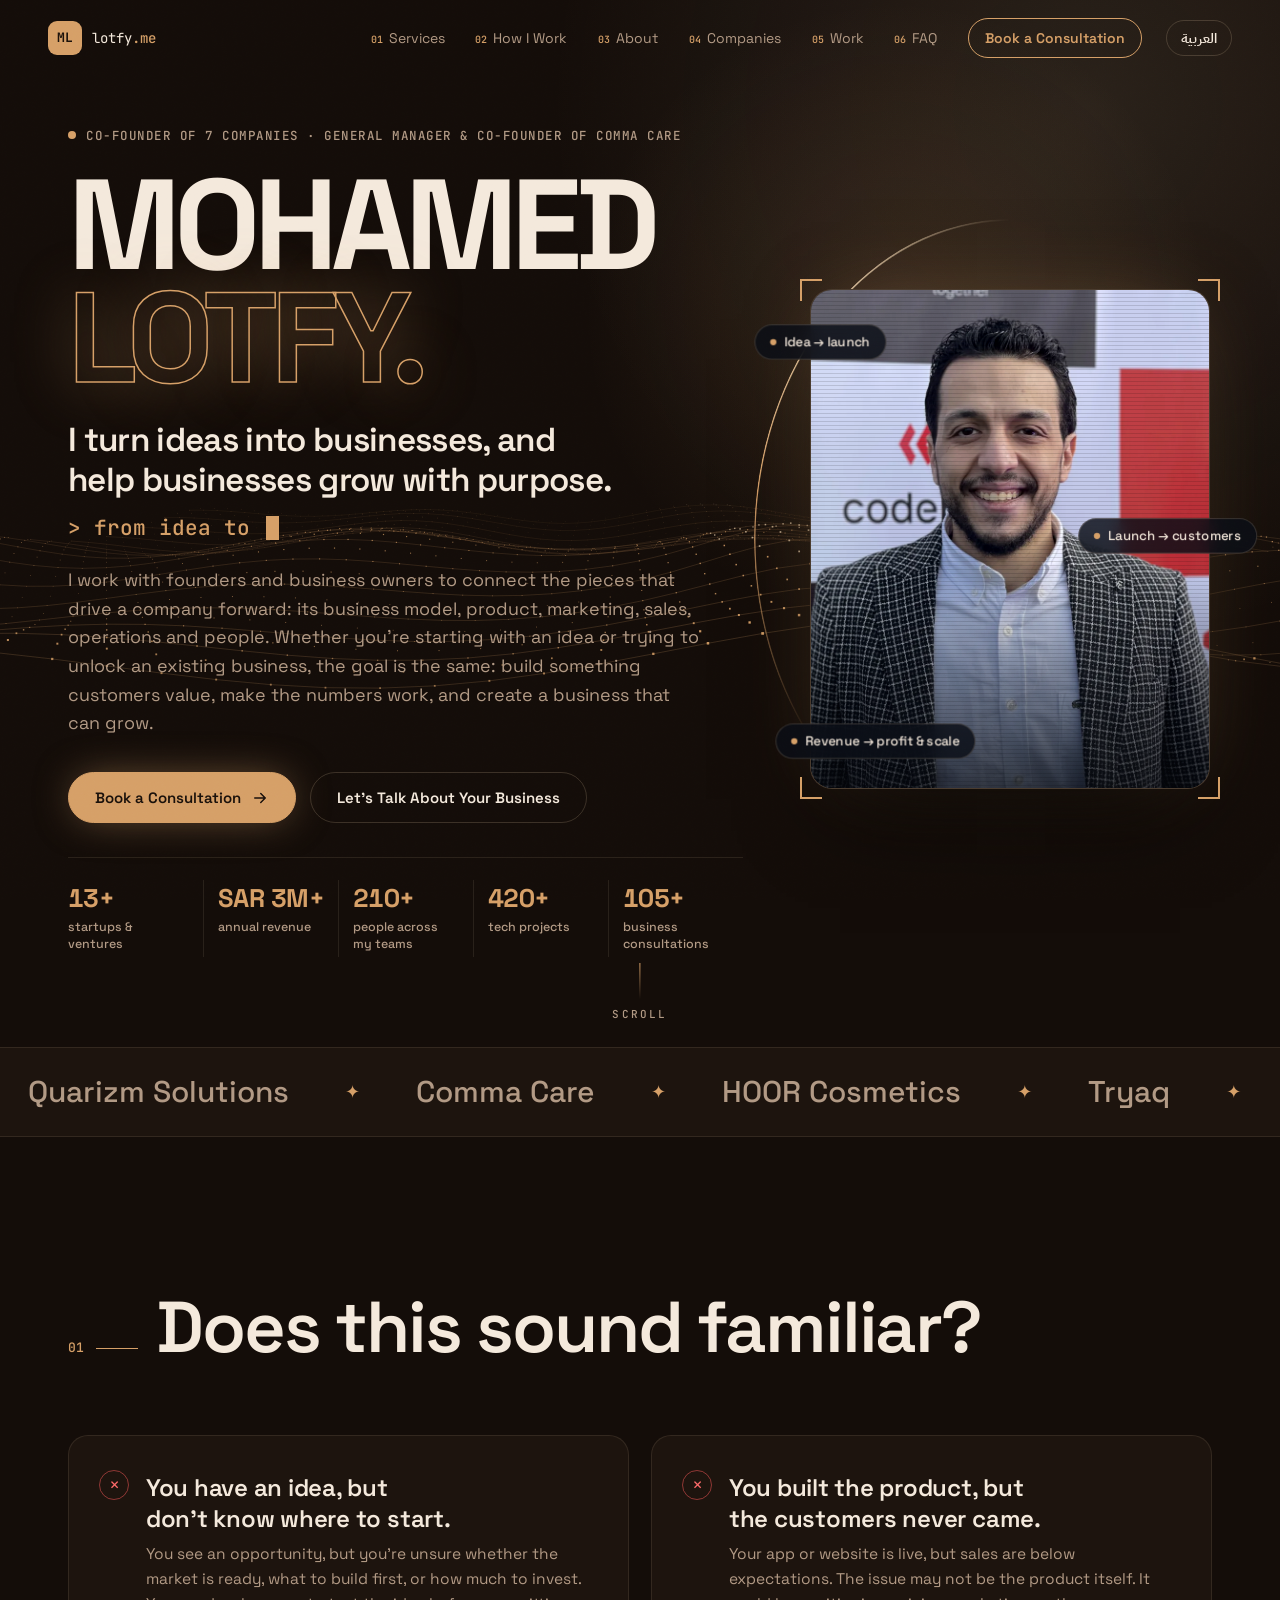
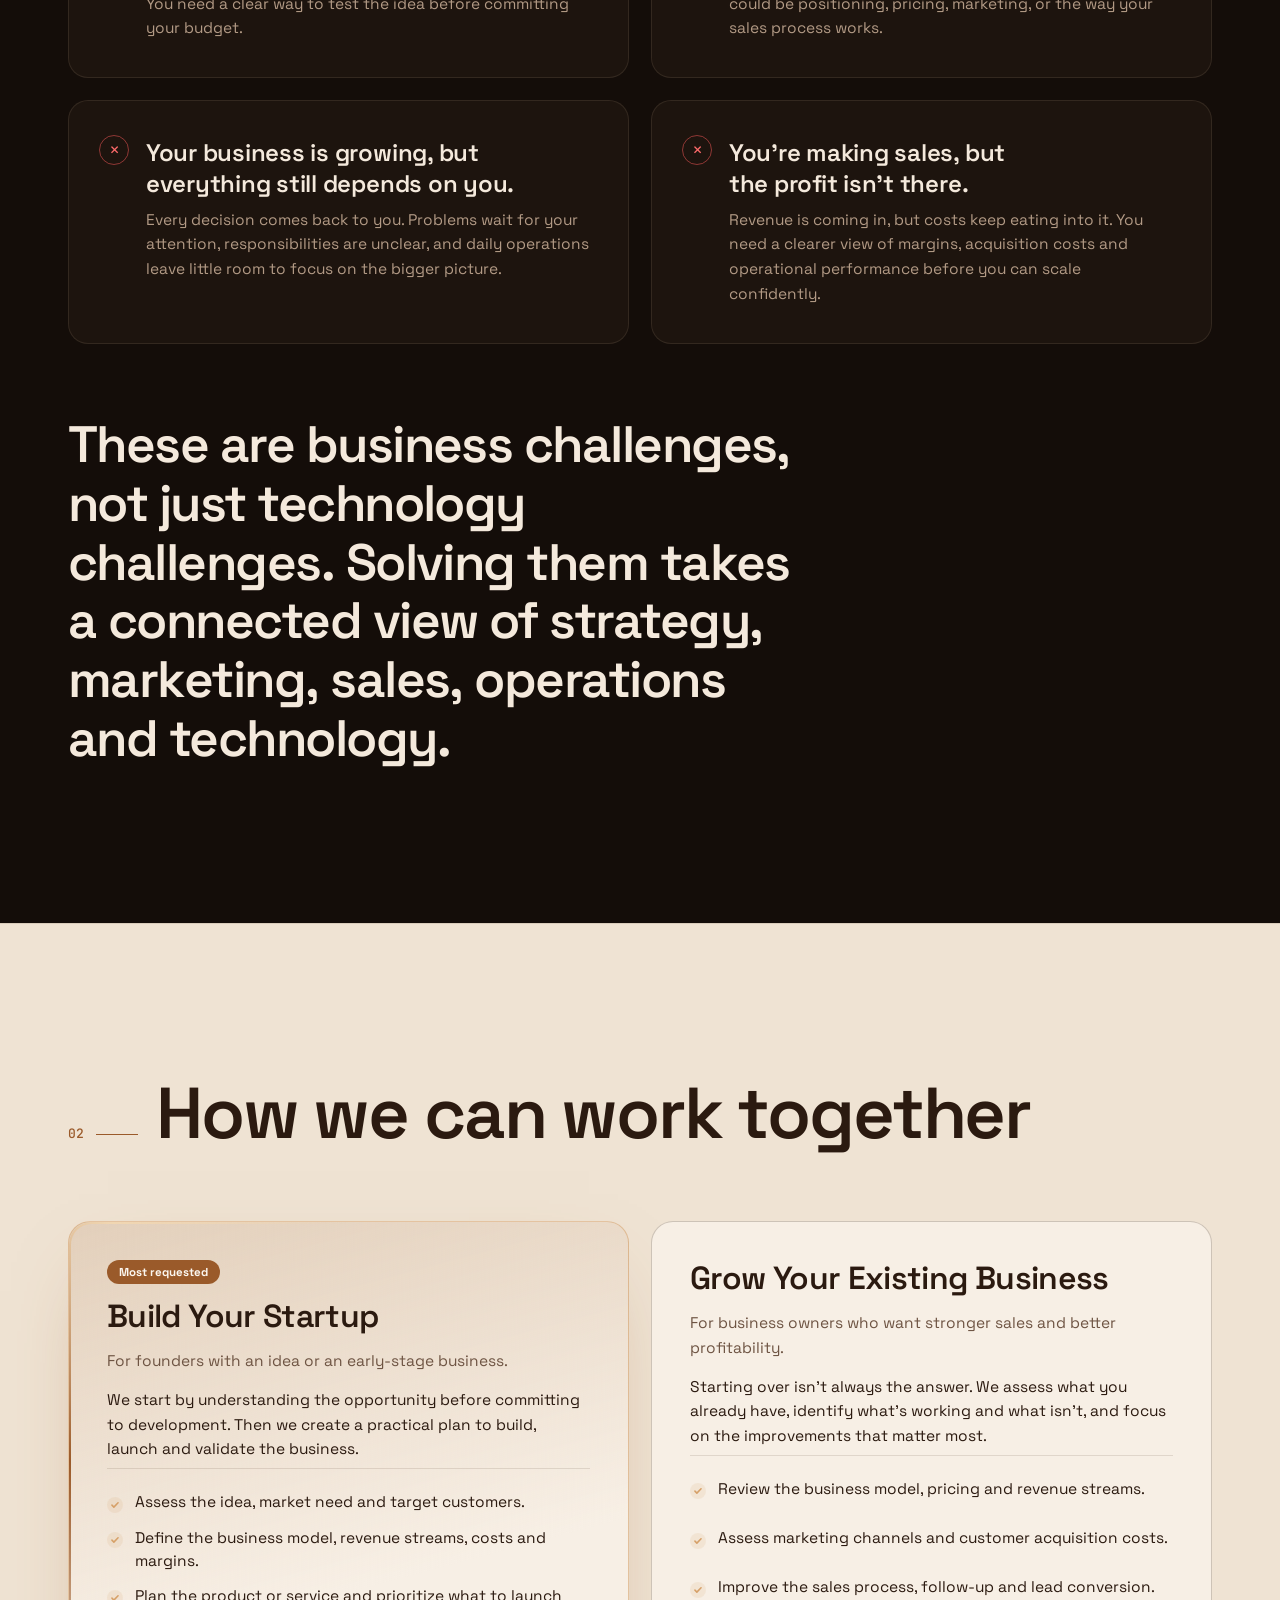
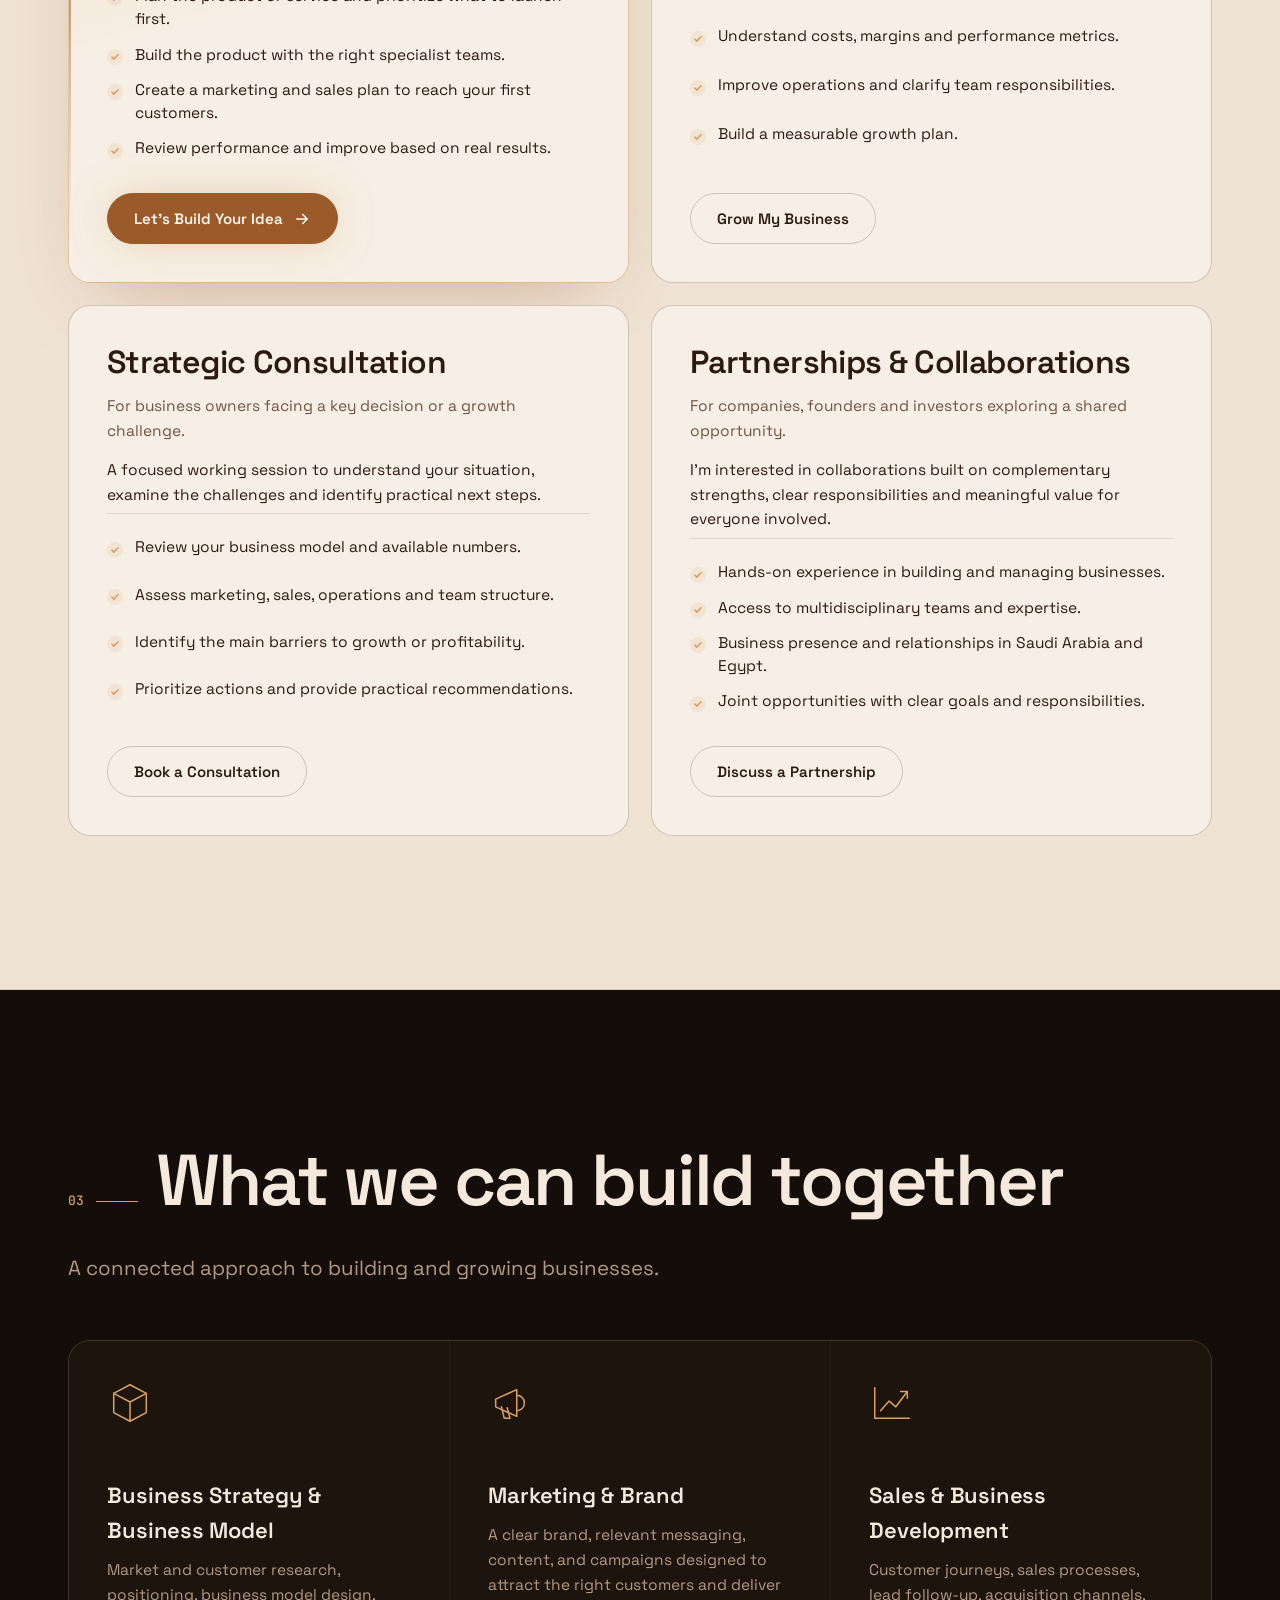
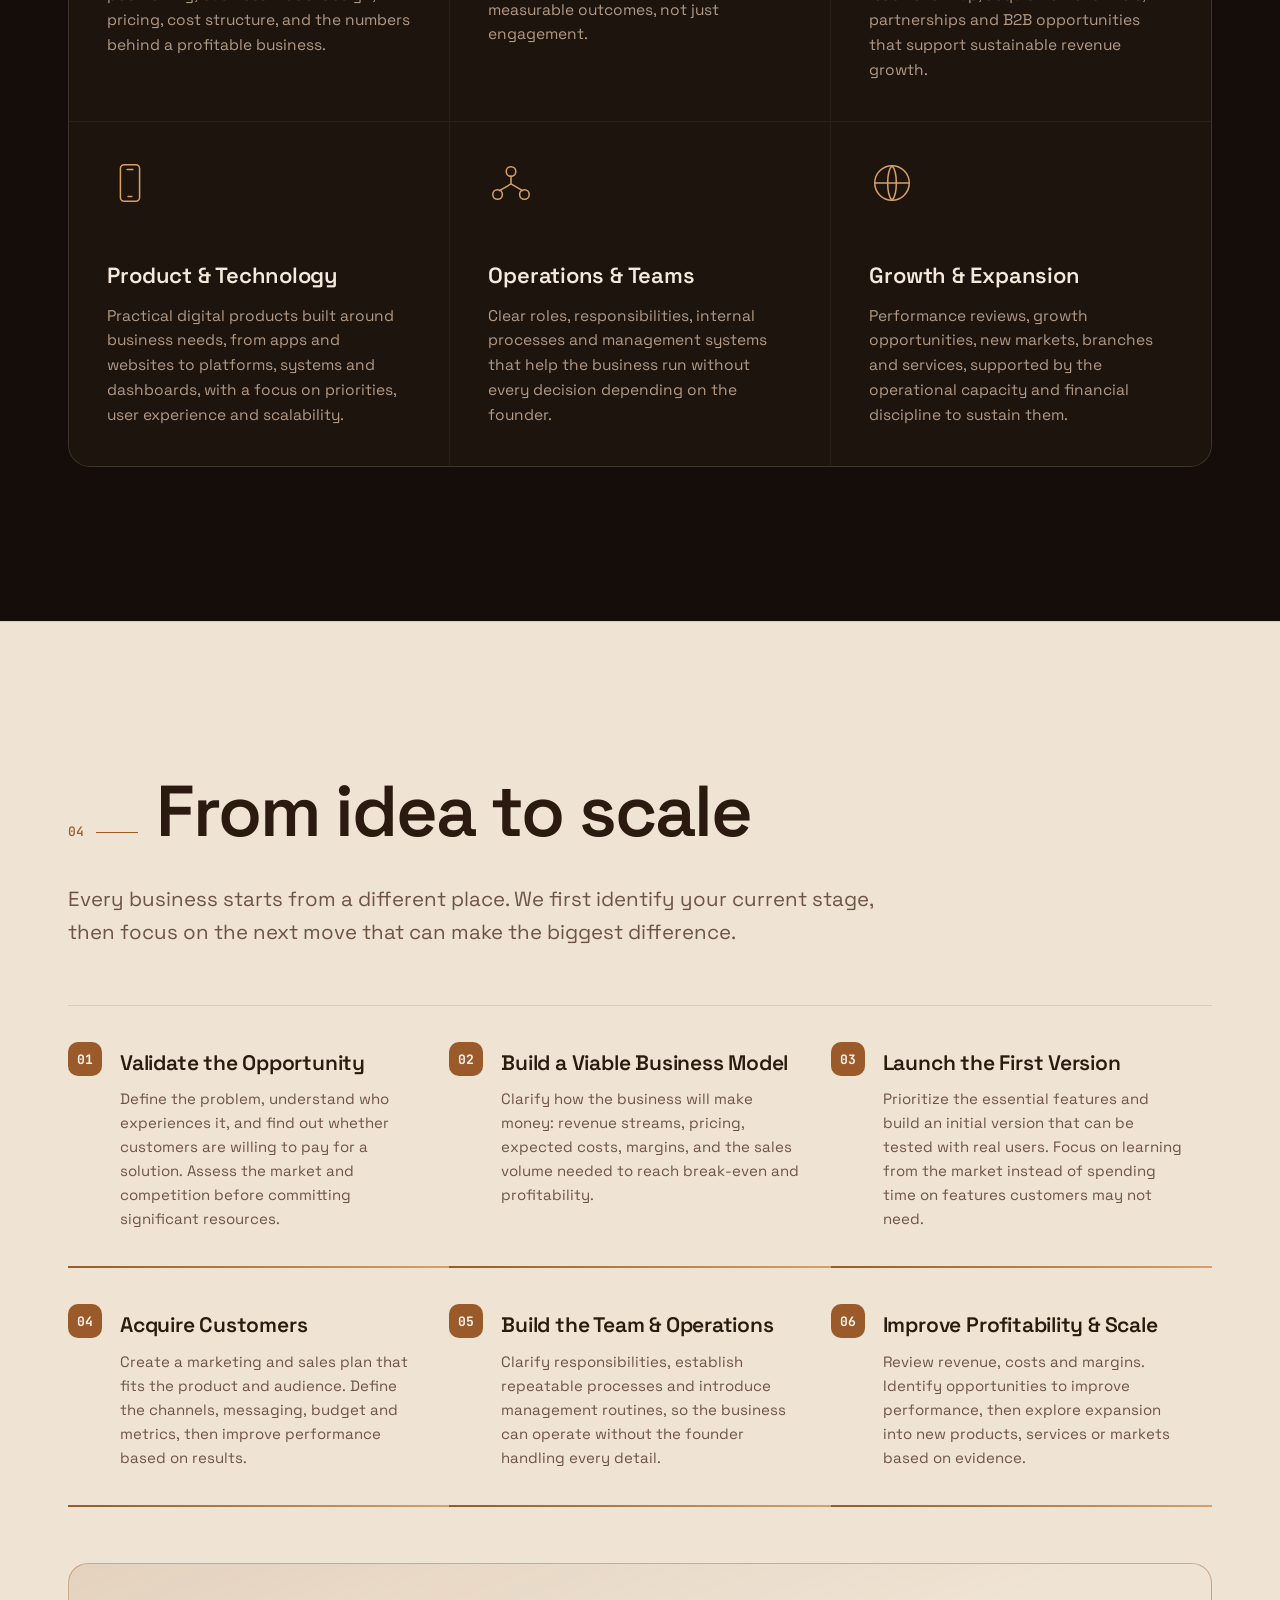
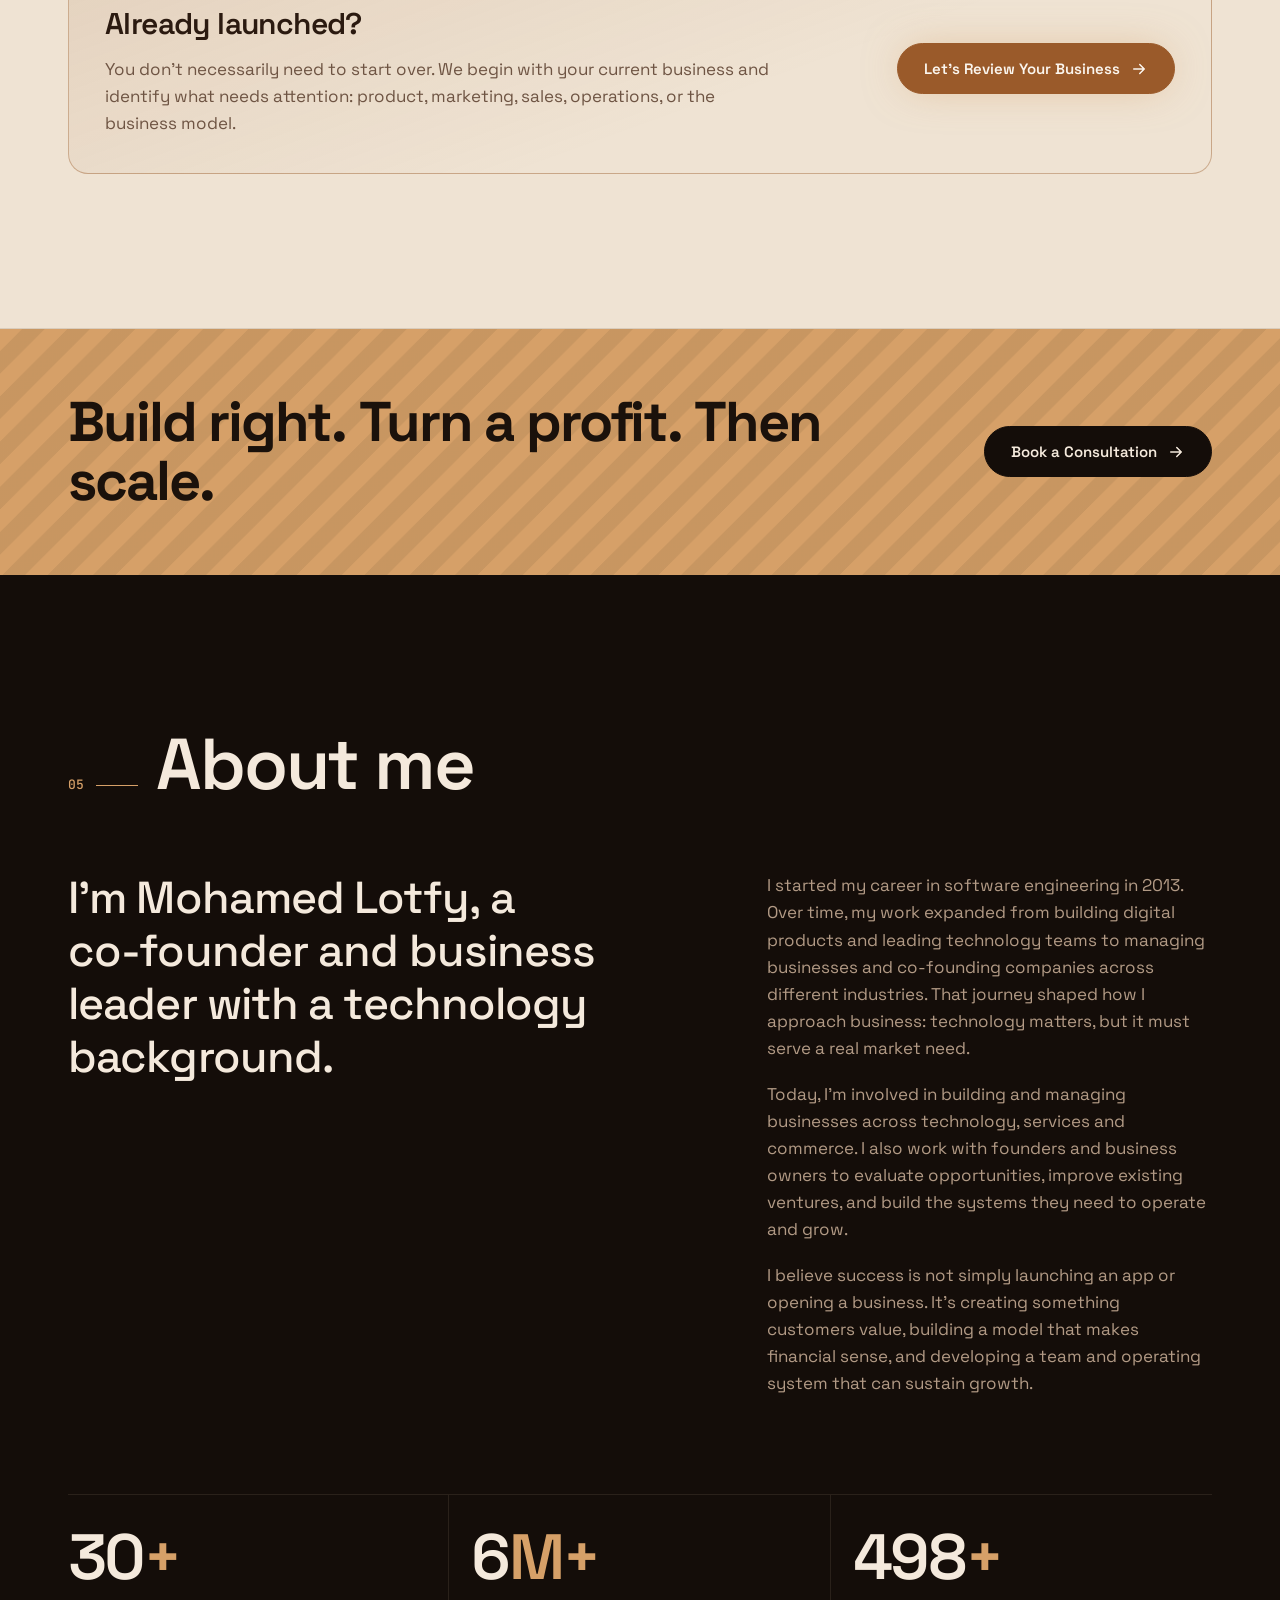
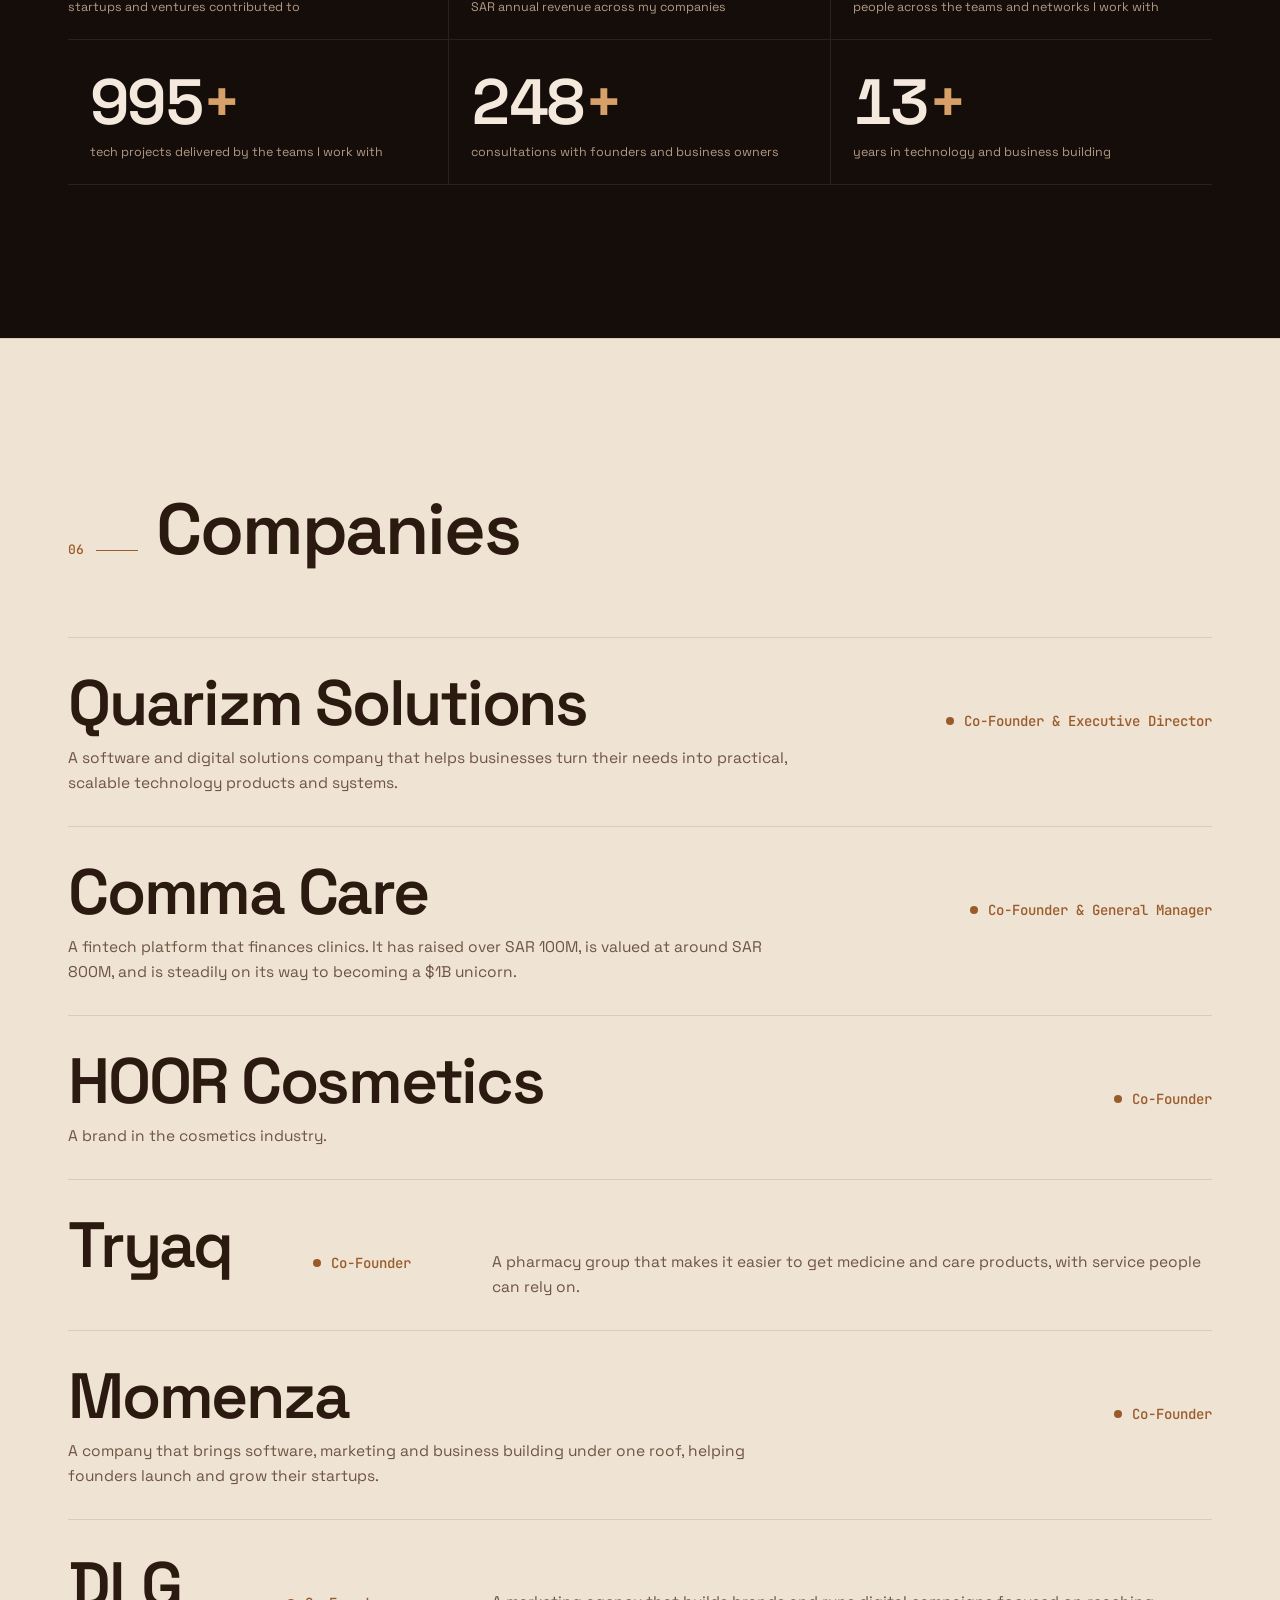
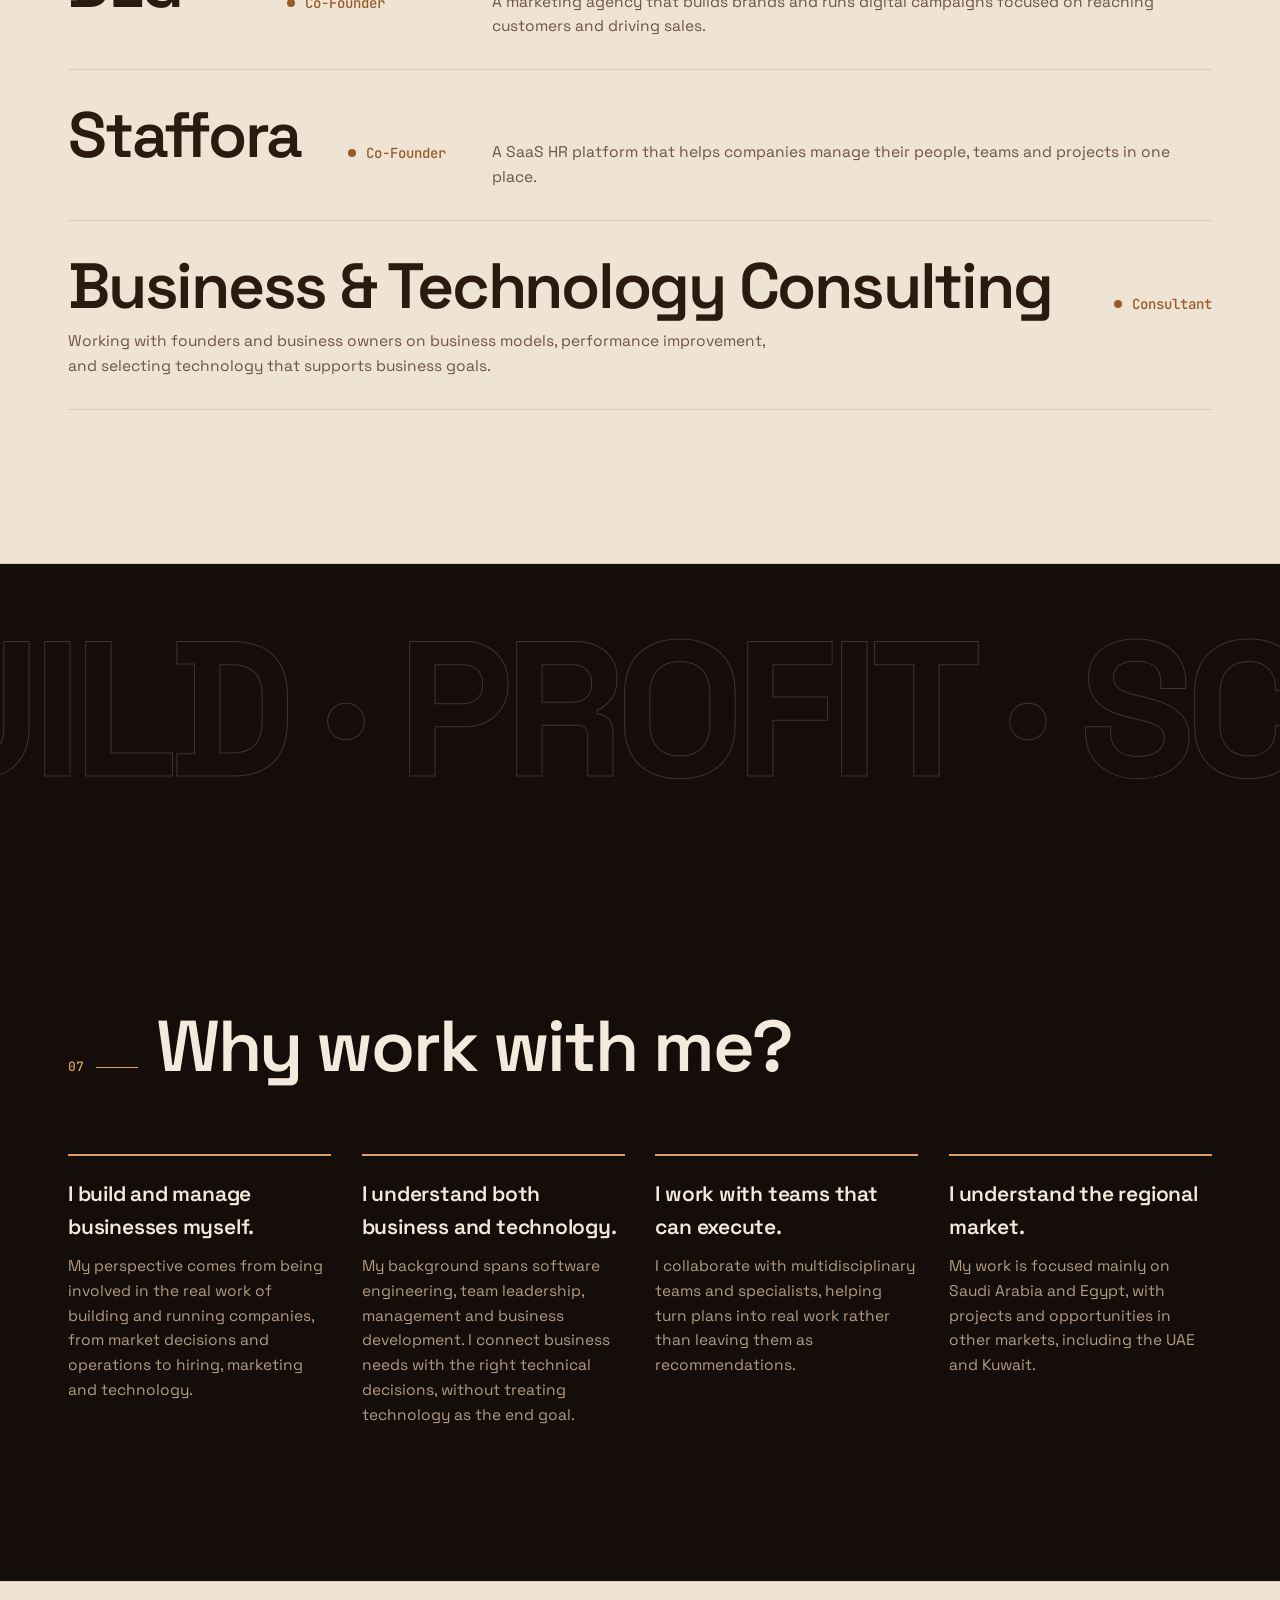
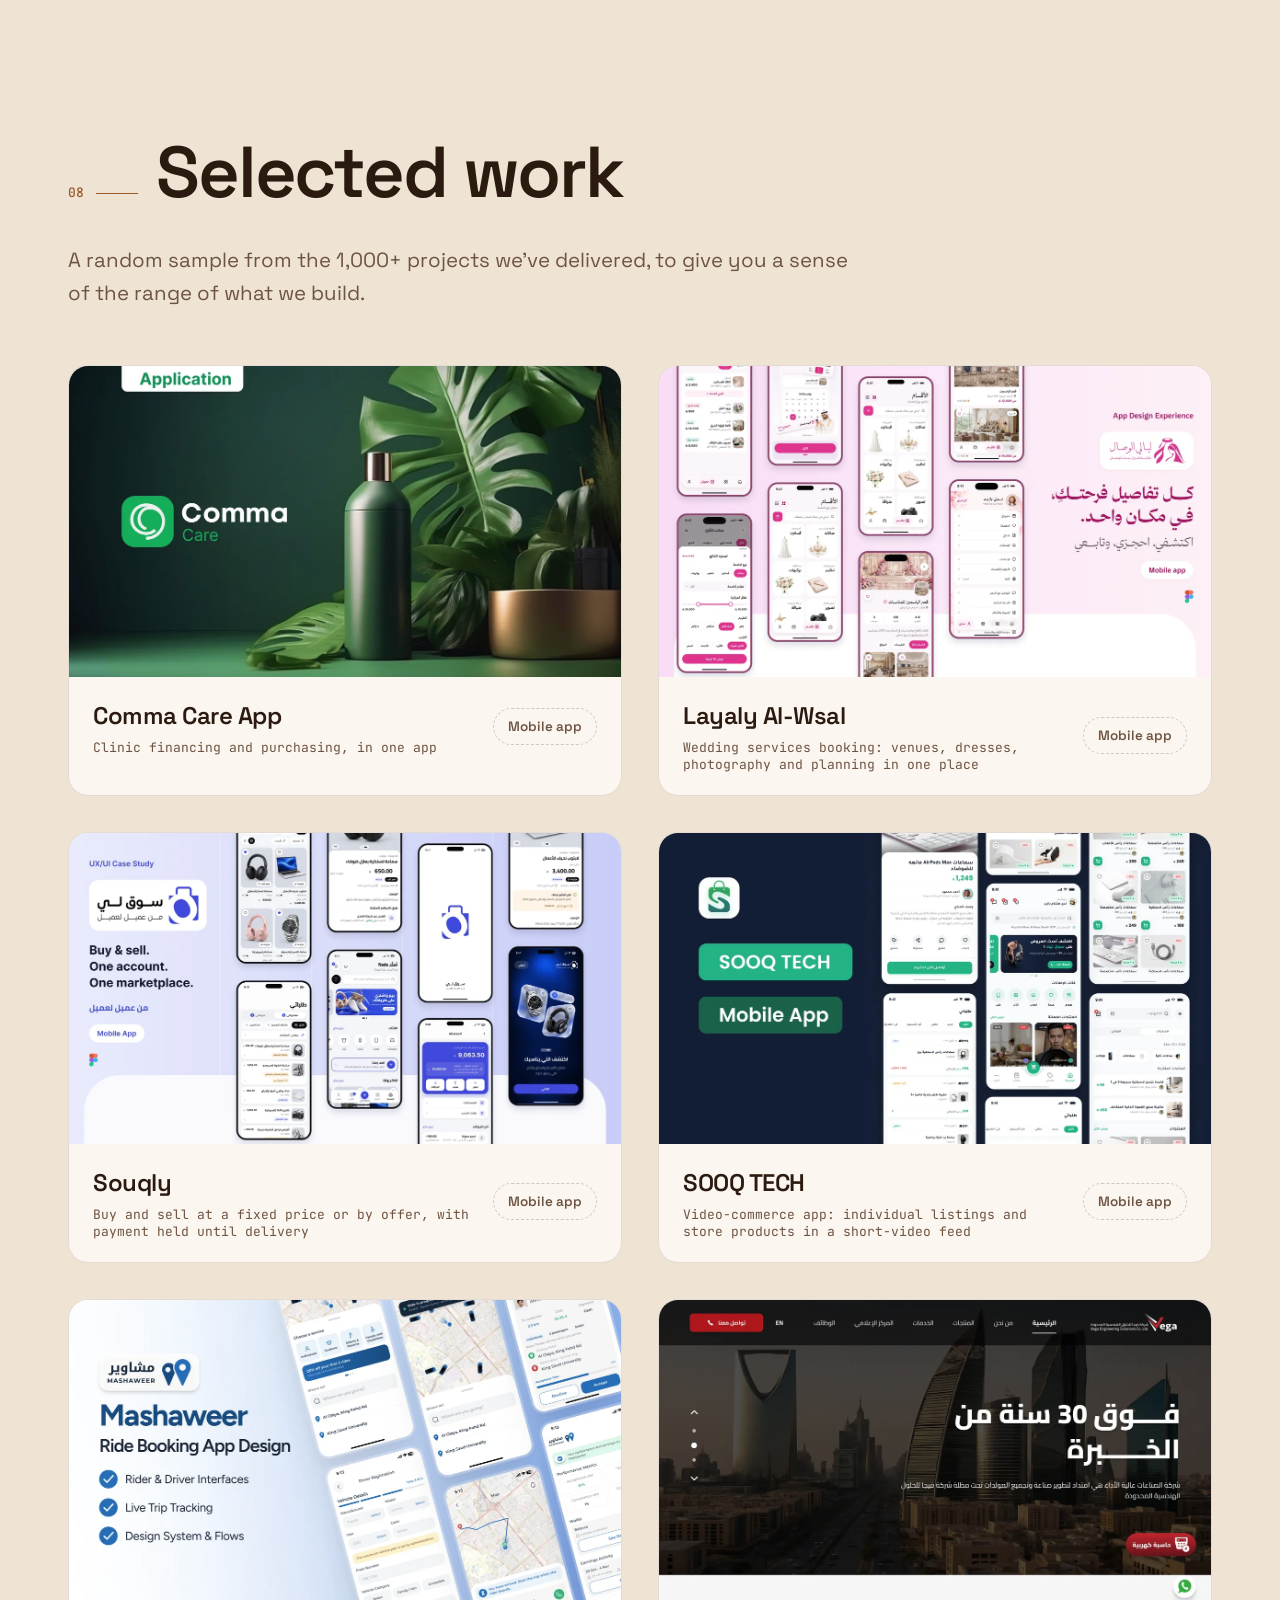
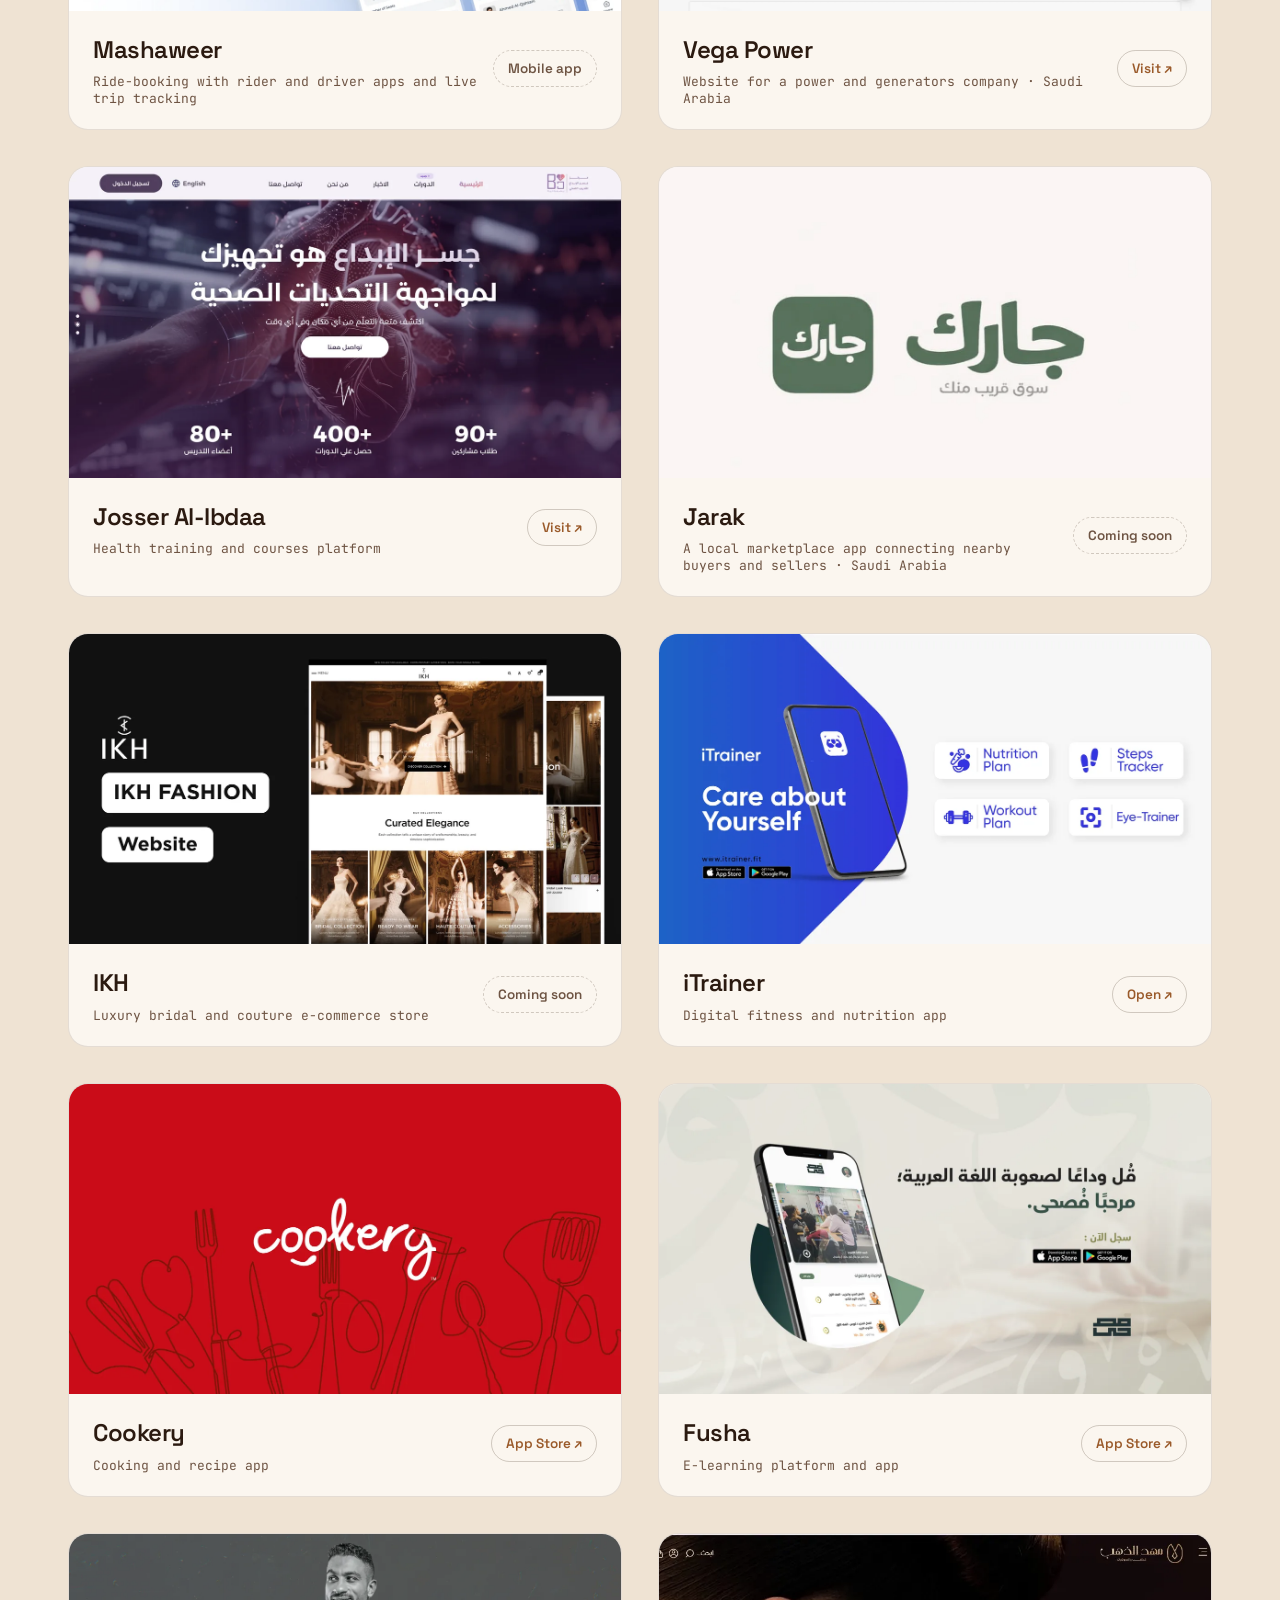
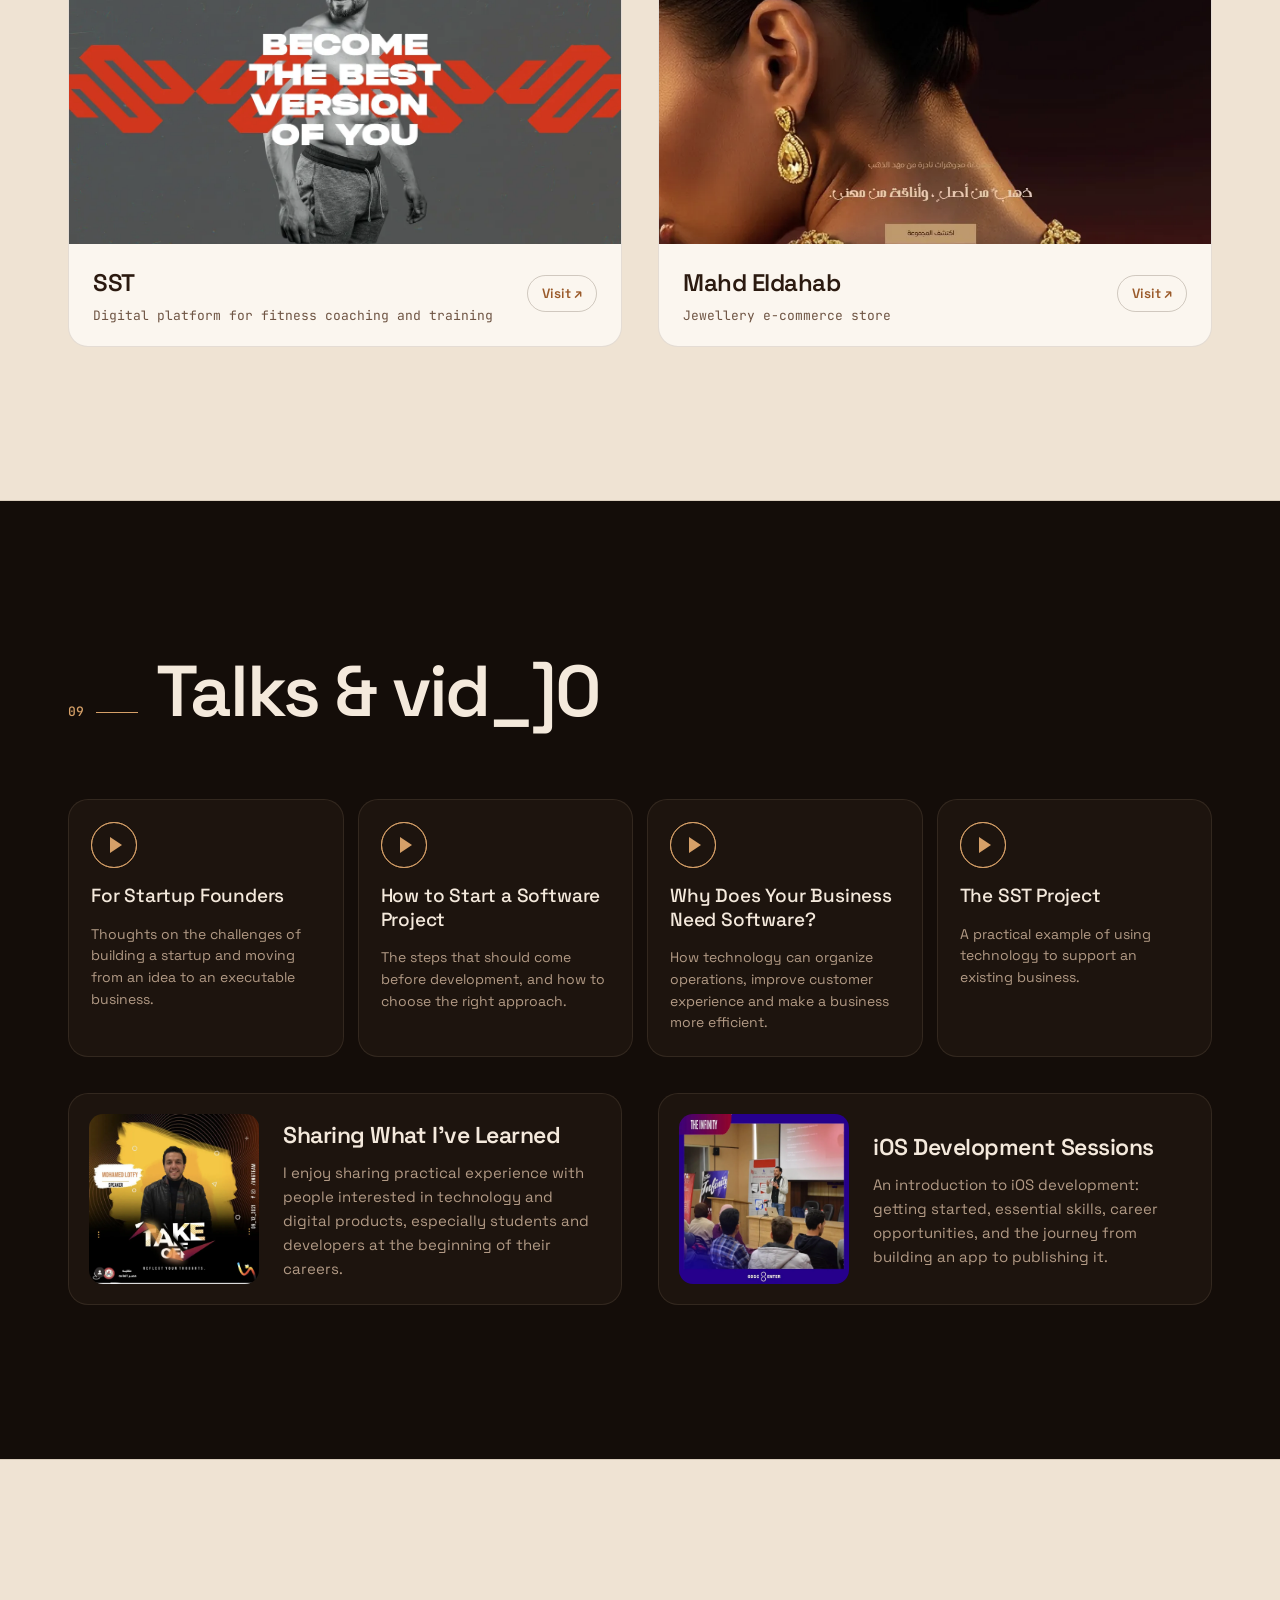
<file: brown.html>
<!DOCTYPE html>
<html lang="en">
<head>
<meta charset="UTF-8">
<meta name="viewport" content="width=device-width, initial-scale=1">
<title>Mohamed Lotfy — Build. Profit. Scale.</title>
<meta name="description" content="Mohamed Lotfy turns ideas into businesses and helps businesses grow. Co-founder of 7 companies. Build your startup, grow your existing business, or book a strategic consultation.">
<meta name="theme-color" content="#140d09">
<meta property="og:title" content="Mohamed Lotfy — Build. Profit. Scale.">
<meta property="og:description" content="I turn ideas into businesses and help businesses grow with purpose. Book a consultation.">
<meta property="og:image" content="https://lotfy.me/assets/portrait.webp">
<meta property="og:url" content="https://lotfy.me/">
<meta property="og:type" content="website">
<meta name="twitter:card" content="summary_large_image">
<link rel="icon" href="assets/favicon-brown.svg" type="image/svg+xml">
<link rel="preconnect" href="https://fonts.googleapis.com">
<link rel="preconnect" href="https://fonts.gstatic.com" crossorigin>
<link href="https://fonts.googleapis.com/css2?family=IBM+Plex+Sans+Arabic:wght@400;500;600;700&family=JetBrains+Mono:wght@400;500;700&family=Space+Grotesk:wght@400;500;600;700&display=swap" rel="stylesheet">
<link rel="stylesheet" href="css/brown.css">
</head>
<body class="is-booting">

<!-- Boot sequence -->
<div class="boot" id="boot" aria-hidden="true">
  <div class="boot__inner">
    <pre class="boot__log" id="bootLog"></pre>
    <div class="boot__bar"><i id="bootBar"></i></div>
    <div class="boot__pct"><span id="bootPct">0</span>%</div>
  </div>
</div>

<div class="cursor" id="cursor" aria-hidden="true"></div>
<div class="cursor-dot" id="cursorDot" aria-hidden="true"></div>
<div class="progress" aria-hidden="true"><i id="progress"></i></div>
<div class="noise" aria-hidden="true"></div>

<header class="nav" id="nav">
  <a class="nav__logo" href="#top" aria-label="Mohamed Lotfy — home">
    <span class="nav__mark">ML</span><span class="nav__name">lotfy<b>.me</b></span>
  </a>
  <nav class="nav__links" id="navLinks" aria-label="Primary">
    <a href="#offers" data-ar="<i>01</i>الخدمات"><i>01</i>Services</a>
    <a href="#process" data-ar="<i>02</i>طريقة العمل"><i>02</i>How I Work</a>
    <a href="#about" data-ar="<i>03</i>من أنا"><i>03</i>About</a>
    <a href="#companies" data-ar="<i>04</i>الشركات"><i>04</i>Companies</a>
    <a href="#work" data-ar="<i>05</i>نماذج من أعمالنا"><i>05</i>Work</a>
    <a href="#faq" data-ar="<i>06</i>الأسئلة الشائعة"><i>06</i>FAQ</a>
    <a class="nav__cta" href="#form" data-topic="Consultation" data-ar="احجز استشارة">Book a Consultation</a>
  </nav>
  <button class="lang" id="langToggle" type="button" aria-label="Switch language">العربية</button>
  <button class="nav__toggle" id="navToggle" aria-label="Open menu" aria-expanded="false"><span></span><span></span></button>
</header>

<main id="top">

<!-- HERO -->
<section class="hero" id="hero">
  <canvas class="hero__canvas" id="field" aria-hidden="true"></canvas>
  <div class="hero__glow" aria-hidden="true"></div>

  <div class="wrap hero__grid">
    <div class="hero__copy">
      <p class="tag hero__tag" data-ar="<span class='pulse'></span>شريك في تأسيس 7 شركات · المدير العام والشريك المؤسس في Comma Care"><span class="pulse"></span>Co-founder of 7 companies · General Manager &amp; Co-founder of Comma Care</p>
      <h1 class="hero__title">
        <span class="line"><span class="scramble" data-text="MOHAMED" data-ar="محمد">MOHAMED</span></span>
        <span class="line line--accent"><span class="scramble" data-text="LOTFY." data-delay="250" data-ar="لطفي.">LOTFY.</span></span>
      </h1>
      <p class="hero__pitch" data-ar="أحوّل الأفكار إلى شركات، وأساعد الشركات على تحقيق نمو حقيقي.">I turn ideas into businesses, and help businesses grow with purpose.</p>
      <p class="hero__type"><span class="prompt">&gt;</span> <span id="typed"></span><span class="caret"></span></p>
      <p class="hero__lead" data-ar="سواء كنت تبدأ بفكرة، أو لديك مشروع قائم لا يحقق النتائج التي تطمح إليها، أساعدك على رؤية الصورة كاملة: نموذج العمل، والأرقام، والتسويق، والمبيعات، والتكنولوجيا، وفريق التنفيذ. الهدف ليس إطلاق مشروع جديد فقط، بل بناء شركة تعرف كيف تعمل وتنمو وتحقق أرباحًا.">I work with founders and business owners to connect the pieces that drive a company forward: its business model, product, marketing, sales, operations and people. Whether you’re starting with an idea or trying to unlock an existing business, the goal is the same: build something customers value, make the numbers work, and create a business that can grow.</p>
      <div class="hero__actions">
        <a class="btn btn--solid magnetic" href="#form" data-topic="Consultation"><span data-ar="احجز استشارة">Book a Consultation</span><svg viewBox="0 0 24 24" aria-hidden="true"><path d="M5 12h14M13 6l6 6-6 6"/></svg></a>
        <a class="btn btn--ghost magnetic" href="#form" data-topic="Existing business"><span data-ar="ناقش معي مشروعك">Let’s Talk About Your Business</span></a>
      </div>
      <ul class="trust">
        <li><b><span class="count" data-to="30">30</span>+</b><span data-ar="شركة ومشروع ساهمت في بنائها">startups &amp; ventures</span></li>
        <li><b data-ar="+<span class='count' data-to='6'>6</span> مليون">SAR <span class="count" data-to="6">6</span>M+</b><span data-ar="ريال إيرادات سنوية">annual revenue</span></li>
        <li><b><span class="count" data-to="500">500</span>+</b><span data-ar="شخص ضمن فرق العمل">people across my teams</span></li>
        <li><b><span class="count" data-to="1000" data-sep="1">1,000</span>+</b><span data-ar="مشروع تقني">tech projects</span></li>
        <li><b><span class="count" data-to="250">250</span>+</b><span data-ar="استشارة لأصحاب الأعمال">business consultations</span></li>
      </ul>
    </div>

    <div class="hero__visual">
      <div class="portrait tilt" id="portrait">
        <div class="portrait__ring" aria-hidden="true"></div>
        <div class="portrait__frame">
          <img src="assets/portrait.webp" alt="Portrait of Mohamed Lotfy" width="1000" height="1044">
          <div class="portrait__scan" aria-hidden="true"></div>
        </div>
        <span class="hud hud--tl" aria-hidden="true"></span><span class="hud hud--tr" aria-hidden="true"></span>
        <span class="hud hud--bl" aria-hidden="true"></span><span class="hud hud--br" aria-hidden="true"></span>
        <div class="chip chip--a" data-ar="من الفكرة إلى الإطلاق">Idea → launch</div>
        <div class="chip chip--b" data-ar="من الإطلاق إلى العملاء">Launch → customers</div>
        <div class="chip chip--c" data-ar="من الإيرادات إلى الربحية والتوسع">Revenue → profit &amp; scale</div>
      </div>
    </div>
  </div>

  <a class="hero__scroll" href="#problem" aria-label="Scroll down" data-ar="<span></span>اكتشف المزيد"><span></span>scroll</a>
</section>

<!-- VENTURES MARQUEE -->
<div class="marquee" aria-label="Companies I co-founded">
  <div class="marquee__track" aria-hidden="true">
    <span>Quarizm Solutions</span><span>Comma Care</span><span>HOOR Cosmetics</span><span>Tryaq</span><span>Momenza</span><span>DLG</span><span>Staffora</span>
    <span>Quarizm Solutions</span><span>Comma Care</span><span>HOOR Cosmetics</span><span>Tryaq</span><span>Momenza</span><span>DLG</span><span>Staffora</span>
  </div>
</div>

<!-- PROBLEM -->
<section class="section" id="problem">
  <div class="wrap">
    <header class="head reveal">
      <span class="head__no">01</span>
      <h2 class="head__title scramble-in" data-text="Does this sound familiar?" data-ar="هل تواجه أحد هذه التحديات؟">Does this sound familiar?</h2>
    </header>
    <div class="pains">
      <article class="pain reveal">
        <span class="pain__x" aria-hidden="true">×</span>
        <h3 data-ar="لديك فكرة، لكنك لا تعرف كيف تبدأ.">You have an idea, but don’t know where to start.</h3>
        <p data-ar="تبدو الفكرة واعدة، لكنك لا تعرف حجم الطلب الحقيقي عليها، أو من أين تبدأ، أو كيف تختار الأشخاص المناسبين لتنفيذها. والأهم أنك لا تريد أن تخاطر بميزانيتك قبل أن تتأكد أن هناك فرصة تستحق الاستثمار.">You see an opportunity, but you’re unsure whether the market is ready, what to build first, or how much to invest. You need a clear way to test the idea before committing your budget.</p>
      </article>
      <article class="pain reveal">
        <span class="pain__x" aria-hidden="true">×</span>
        <h3 data-ar="أنفقت على تطوير مشروعك، لكن العملاء لم يأتوا.">You built the product, but the customers never came.</h3>
        <p data-ar="لديك تطبيق أو موقع جاهز، وربما أنفقت وقتًا ومالًا كبيرين على تنفيذه، لكن المبيعات أقل من المتوقع. المشكلة قد لا تكون في المنتج نفسه، بل في طريقة تقديمه للسوق، أو التسعير، أو التسويق، أو منظومة المبيعات.">Your app or website is live, but sales are below expectations. The issue may not be the product itself. It could be positioning, pricing, marketing, or the way your sales process works.</p>
      </article>
      <article class="pain reveal">
        <span class="pain__x" aria-hidden="true">×</span>
        <h3 data-ar="مشروعك يكبر، لكن كل شيء يعتمد عليك.">Your business is growing, but everything still depends on you.</h3>
        <p data-ar="كل قرار يحتاج إلى موافقتك، وكل مشكلة تنتظر تدخلك، ولا توجد أدوار واضحة أو إجراءات ثابتة. بدلًا من التركيز على تطوير الشركة، تجد نفسك منشغلًا بتفاصيل التشغيل اليومية.">Every decision comes back to you. Problems wait for your attention, responsibilities are unclear, and daily operations leave little room to focus on the bigger picture.</p>
      </article>
      <article class="pain reveal">
        <span class="pain__x" aria-hidden="true">×</span>
        <h3 data-ar="تحقق مبيعات، لكن الأرباح لا تعكس حجم المجهود.">You’re making sales, but the profit isn’t there.</h3>
        <p data-ar="هناك دخل، لكن المصروفات تستهلكه، ولا تملك رؤية دقيقة لهوامش الربح أو تكلفة اكتساب العميل أو كفاءة التشغيل. تحتاج إلى فهم الأرقام قبل التفكير في التوسع.">Revenue is coming in, but costs keep eating into it. You need a clearer view of margins, acquisition costs and operational performance before you can scale confidently.</p>
      </article>
    </div>
    <p class="pains__answer split" data-ar="هذه التحديات لا تُحل بالتكنولوجيا وحدها. تحتاج إلى رؤية متكاملة تجمع بين نموذج العمل والتسويق والمبيعات والتشغيل والتكنولوجيا، وهذا هو نطاق العمل الذي أركز عليه.">These are business challenges, not just technology challenges. Solving them takes a connected view of strategy, marketing, sales, operations and technology.</p>
  </div>
</section>

<!-- OFFERS -->
<section class="section section--alt" id="offers">
  <div class="wrap">
    <header class="head reveal">
      <span class="head__no">02</span>
      <h2 class="head__title scramble-in" data-text="How we can work together" data-ar="كيف يمكننا العمل معًا؟">How we can work together</h2>
    </header>
    <div class="offers">
      <article class="offer offer--main spot reveal">
        <p class="offer__tag" data-ar="الأكثر طلبًا">Most requested</p>
        <h3 data-ar="تأسيس مشروعك من البداية">Build Your Startup</h3>
        <p class="offer__for" data-ar="لأصحاب الأفكار ورواد الأعمال في المراحل الأولى.">For founders with an idea or an early-stage business.</p>
        <p class="offer__intro" data-ar="نبدأ بفهم الفكرة والسوق قبل الدخول في تكاليف التنفيذ، ثم نضع خطة عملية لبناء المشروع واختبار فرصته.">We start by understanding the opportunity before committing to development. Then we create a practical plan to build, launch and validate the business.</p>
        <ul class="offer__list">
          <li data-ar="دراسة الفكرة واحتياج السوق والعملاء المستهدفين.">Assess the idea, market need and target customers.</li>
          <li data-ar="تحديد نموذج العمل ومصادر الإيرادات والتكاليف وهوامش الربح.">Define the business model, revenue streams, costs and margins.</li>
          <li data-ar="تخطيط المنتج أو الخدمة وتحديد ما يجب إطلاقه أولًا.">Plan the product or service and prioritize what to launch first.</li>
          <li data-ar="تنفيذ المنتج بالتعاون مع فرق متخصصة.">Build the product with the right specialist teams.</li>
          <li data-ar="وضع خطة التسويق والمبيعات للوصول إلى العملاء الأوائل.">Create a marketing and sales plan to reach your first customers.</li>
          <li data-ar="متابعة الأداء وتطوير المشروع بناءً على النتائج.">Review performance and improve based on real results.</li>
        </ul>
        <a class="btn btn--solid magnetic" href="#form" data-topic="Idea"><span data-ar="ابدأ مناقشة فكرتك">Let’s Build Your Idea</span><svg viewBox="0 0 24 24" aria-hidden="true"><path d="M5 12h14M13 6l6 6-6 6"/></svg></a>
      </article>
      <article class="offer spot reveal">
        <h3 data-ar="تطوير مشروعك القائم">Grow Your Existing Business</h3>
        <p class="offer__for" data-ar="لأصحاب الشركات والمشروعات التي تحتاج إلى مبيعات أفضل وربحية أعلى.">For business owners who want stronger sales and better profitability.</p>
        <p class="offer__intro" data-ar="لا نفترض أن الحل هو البدء من جديد. نراجع ما لديك، ونحدد نقاط القوة والخلل، ثم نعمل على تحسين الأداء وفق أولويات واضحة.">Starting over isn’t always the answer. We assess what you already have, identify what’s working and what isn’t, and focus on the improvements that matter most.</p>
        <ul class="offer__list">
          <li data-ar="مراجعة نموذج العمل والتسعير ومصادر الإيرادات.">Review the business model, pricing and revenue streams.</li>
          <li data-ar="تقييم التسويق والقنوات المستخدمة وتكلفة اكتساب العملاء.">Assess marketing channels and customer acquisition costs.</li>
          <li data-ar="تطوير آلية المبيعات والمتابعة وتحويل العملاء المحتملين.">Improve the sales process, follow-up and lead conversion.</li>
          <li data-ar="تحليل التكاليف وهوامش الربح ومؤشرات الأداء.">Understand costs, margins and performance metrics.</li>
          <li data-ar="تحسين العمليات وتوزيع المسؤوليات داخل الفريق.">Improve operations and clarify team responsibilities.</li>
          <li data-ar="وضع خطة نمو قابلة للقياس والتنفيذ.">Build a measurable growth plan.</li>
        </ul>
        <a class="btn btn--ghost magnetic" href="#form" data-topic="Existing business"><span data-ar="طوّر مشروعك">Grow My Business</span></a>
      </article>
      <article class="offer spot reveal">
        <h3 data-ar="استشارة استراتيجية">Strategic Consultation</h3>
        <p class="offer__for" data-ar="لأصحاب الأعمال الذين يحتاجون إلى قرار واضح أو رؤية مختلفة.">For business owners facing a key decision or a growth challenge.</p>
        <p class="offer__intro" data-ar="جلسة عمل نراجع خلالها وضع المشروع، ونناقش التحديات والفرص، ونخرج بخطوات عملية تساعدك على اتخاذ القرار.">A focused working session to understand your situation, examine the challenges and identify practical next steps.</p>
        <ul class="offer__list">
          <li data-ar="مراجعة سريعة لنموذج العمل والأرقام المتاحة.">Review your business model and available numbers.</li>
          <li data-ar="تقييم التسويق والمبيعات والعمليات والفريق.">Assess marketing, sales, operations and team structure.</li>
          <li data-ar="تحديد العوائق التي تؤثر في النمو أو الربحية.">Identify the main barriers to growth or profitability.</li>
          <li data-ar="ترتيب الأولويات وتقديم توصيات قابلة للتنفيذ.">Prioritize actions and provide practical recommendations.</li>
        </ul>
        <a class="btn btn--ghost magnetic" href="#form" data-topic="Consultation"><span data-ar="احجز استشارتك">Book a Consultation</span></a>
      </article>
      <article class="offer spot reveal">
        <h3 data-ar="الشراكات وفرص التعاون">Partnerships &amp; Collaborations</h3>
        <p class="offer__for" data-ar="للشركات ورواد الأعمال والمستثمرين الباحثين عن شريك يشاركهم بناء فرصة جديدة.">For companies, founders and investors exploring a shared opportunity.</p>
        <p class="offer__intro" data-ar="أهتم بفرص التعاون التي تقوم على تكامل الخبرات ووضوح الأدوار ووجود قيمة حقيقية للطرفين.">I’m interested in collaborations built on complementary strengths, clear responsibilities and meaningful value for everyone involved.</p>
        <ul class="offer__list">
          <li data-ar="خبرة عملية في تأسيس وإدارة شركات ومشروعات متنوعة.">Hands-on experience in building and managing businesses.</li>
          <li data-ar="فرق تنفيذ وخبرات متعددة التخصصات.">Access to multidisciplinary teams and expertise.</li>
          <li data-ar="حضور وعلاقات عمل في السوقين السعودي والمصري.">Business presence and relationships in Saudi Arabia and Egypt.</li>
          <li data-ar="فرص تعاون ومشروعات مشتركة بأهداف ومسؤوليات واضحة.">Joint opportunities with clear goals and responsibilities.</li>
        </ul>
        <a class="btn btn--ghost magnetic" href="#form" data-topic="Partnership"><span data-ar="ناقش فرصة شراكة">Discuss a Partnership</span></a>
      </article>
    </div>
  </div>
</section>

<!-- WHAT WE CAN BUILD -->
<section class="section" id="cover">
  <div class="wrap">
    <header class="head reveal">
      <span class="head__no">03</span>
      <h2 class="head__title scramble-in" data-text="What we can build together" data-ar="ما الذي يمكننا العمل عليه؟">What we can build together</h2>
    </header>
    <p class="lede reveal" data-ar="منظومة متكاملة لبناء الشركات وتطويرها.">A connected approach to building and growing businesses.</p>
    <div class="cards">
      <article class="card spot reveal">
        <svg class="card__icon" viewBox="0 0 48 48" aria-hidden="true"><path d="M24 5l17 9v20l-17 9-17-9V14z"/><path d="M7 14l17 9 17-9M24 23v20"/></svg>
        <h3 data-ar="استراتيجية الأعمال ونموذج الربح">Business Strategy &amp; Business Model</h3>
        <p data-ar="دراسة السوق والعملاء والمنافسين، وتحديد موقع الشركة، وبناء نموذج عمل واضح، وتسعير المنتجات والخدمات، وفهم التكاليف وهوامش الربح.">Market and customer research, positioning, business model design, pricing, cost structure, and the numbers behind a profitable business.</p>
      </article>
      <article class="card spot reveal">
        <svg class="card__icon" viewBox="0 0 48 48" aria-hidden="true"><path d="M8 20v8l22 10V10L8 20z"/><path d="M30 16a8 8 0 010 16M14 28l3 12h6l-3-11"/></svg>
        <h3 data-ar="التسويق وبناء العلامة التجارية">Marketing &amp; Brand</h3>
        <p data-ar="تحديد الرسالة والجمهور المناسب، وبناء هوية واضحة، وتطوير المحتوى والحملات التسويقية التي تستهدف الوصول إلى العملاء وتحقيق نتائج قابلة للقياس، لا مجرد زيادة التفاعل.">A clear brand, relevant messaging, content, and campaigns designed to attract the right customers and deliver measurable outcomes, not just engagement.</p>
      </article>
      <article class="card spot reveal">
        <svg class="card__icon" viewBox="0 0 48 48" aria-hidden="true"><path d="M6 40V8M6 40h36M12 32l9-10 7 6 12-16"/><path d="M33 12h7v7"/></svg>
        <h3 data-ar="المبيعات وتطوير الأعمال">Sales &amp; Business Development</h3>
        <p data-ar="تصميم رحلة العميل، وتنظيم مراحل البيع والمتابعة، وتطوير قنوات اكتساب العملاء، وبناء الشراكات وفرص التوسع في قطاع الأعمال B2B.">Customer journeys, sales processes, lead follow-up, acquisition channels, partnerships and B2B opportunities that support sustainable revenue growth.</p>
      </article>
      <article class="card spot reveal">
        <svg class="card__icon" viewBox="0 0 48 48" aria-hidden="true"><rect x="14" y="5" width="20" height="38" rx="4"/><path d="M21 10h6M22 38h4"/></svg>
        <h3 data-ar="المنتج والتكنولوجيا">Product &amp; Technology</h3>
        <p data-ar="تحويل احتياجات العمل إلى منتجات رقمية عملية، من التطبيقات والمواقع إلى المنصات والأنظمة ولوحات التحكم، مع التركيز على الأولويات وتجربة المستخدم وقابلية التطوير.">Practical digital products built around business needs, from apps and websites to platforms, systems and dashboards, with a focus on priorities, user experience and scalability.</p>
      </article>
      <article class="card spot reveal">
        <svg class="card__icon" viewBox="0 0 48 48" aria-hidden="true"><circle cx="24" cy="12" r="5"/><circle cx="10" cy="36" r="5"/><circle cx="38" cy="36" r="5"/><path d="M24 17v8M24 25L12 32M24 25l12 7"/></svg>
        <h3 data-ar="التشغيل وبناء الفرق">Operations &amp; Teams</h3>
        <p data-ar="تحديد الهيكل التنظيمي والأدوار والمسؤوليات، وتحسين الإجراءات الداخلية، وتطوير أساليب المتابعة والإدارة، حتى لا يتوقف العمل على وجود شخص واحد في كل تفصيلة.">Clear roles, responsibilities, internal processes and management systems that help the business run without every decision depending on the founder.</p>
      </article>
      <article class="card spot reveal">
        <svg class="card__icon" viewBox="0 0 48 48" aria-hidden="true"><circle cx="24" cy="24" r="18"/><path d="M6 24h36M24 6c6 6 6 30 0 36M24 6c-6 6-6 30 0 36"/></svg>
        <h3 data-ar="النمو والتوسع">Growth &amp; Expansion</h3>
        <p data-ar="قراءة مؤشرات الأداء، وتحديد فرص النمو، والاستعداد لدخول أسواق جديدة أو إطلاق فروع وخدمات إضافية، مع الحفاظ على جودة التشغيل والربحية.">Performance reviews, growth opportunities, new markets, branches and services, supported by the operational capacity and financial discipline to sustain them.</p>
      </article>
    </div>
  </div>
</section>

<!-- PROCESS -->
<section class="section section--alt" id="process">
  <div class="wrap">
    <header class="head reveal">
      <span class="head__no">04</span>
      <h2 class="head__title scramble-in" data-text="From idea to scale" data-ar="من الفكرة إلى النمو">From idea to scale</h2>
    </header>
    <p class="lede reveal" data-ar="لكل مشروع نقطة بداية مختلفة. لذلك لا أتعامل مع كل الشركات بالطريقة نفسها؛ نحدد أولًا المرحلة التي وصل إليها مشروعك، ثم نختار الخطوة الأكثر تأثيرًا.">Every business starts from a different place. We first identify your current stage, then focus on the next move that can make the biggest difference.</p>
    <ol class="steps">
      <li class="step reveal"><span class="step__no">01</span><div><h3 data-ar="فهم الفكرة والتحقق من فرصتها">Validate the Opportunity</h3><p data-ar="نحدد المشكلة التي يعالجها المشروع، ومن يواجهها، وما إذا كان هناك استعداد حقيقي للدفع مقابل الحل. ندرس السوق والمنافسة ونختبر الافتراضات الأساسية قبل الالتزام بميزانية كبيرة.">Define the problem, understand who experiences it, and find out whether customers are willing to pay for a solution. Assess the market and competition before committing significant resources.</p></div></li>
      <li class="step reveal"><span class="step__no">02</span><div><h3 data-ar="بناء نموذج عمل قابل للاستمرار">Build a Viable Business Model</h3><p data-ar="نحدد كيف سيحقق المشروع إيراداته، وما مصادر الدخل، وكيفية التسعير، وما التكاليف المتوقعة، وما حجم المبيعات المطلوب للوصول إلى نقطة التعادل والربحية.">Clarify how the business will make money: revenue streams, pricing, expected costs, margins, and the sales volume needed to reach break-even and profitability.</p></div></li>
      <li class="step reveal"><span class="step__no">03</span><div><h3 data-ar="إطلاق النسخة الأولى">Launch the First Version</h3><p data-ar="نحدد الخصائص الضرورية للإطلاق، ونبني نسخة أولية تتيح اختبار الفكرة مع مستخدمين حقيقيين. الأولوية لإطلاق منتج مناسب للسوق والتعلم من النتائج، لا إضافة خصائص لا يحتاج إليها العميل بعد.">Prioritize the essential features and build an initial version that can be tested with real users. Focus on learning from the market instead of spending time on features customers may not need.</p></div></li>
      <li class="step reveal"><span class="step__no">04</span><div><h3 data-ar="الوصول إلى العملاء">Acquire Customers</h3><p data-ar="نضع خطة تسويق ومبيعات تناسب طبيعة الجمهور والمنتج، ونحدد القنوات والرسائل والميزانيات ومؤشرات القياس، ثم نتابع النتائج ونحسّن الأداء.">Create a marketing and sales plan that fits the product and audience. Define the channels, messaging, budget and metrics, then improve performance based on results.</p></div></li>
      <li class="step reveal"><span class="step__no">05</span><div><h3 data-ar="تنظيم التشغيل وبناء الفريق">Build the Team &amp; Operations</h3><p data-ar="نحدد الأدوار والمسؤوليات، ونبني إجراءات واضحة، ونطوّر آليات المتابعة والإدارة، بحيث يصبح العمل أكثر انتظامًا ولا يعتمد على تدخل المؤسس في كل قرار.">Clarify responsibilities, establish repeatable processes and introduce management routines, so the business can operate without the founder handling every detail.</p></div></li>
      <li class="step reveal"><span class="step__no">06</span><div><h3 data-ar="تحسين الربحية والتوسع">Improve Profitability &amp; Scale</h3><p data-ar="نراجع الإيرادات والتكاليف وهوامش الربح، ونحدد فرص التحسين، ثم ندرس التوسع في المنتجات أو الخدمات أو الأسواق بناءً على أرقام ونتائج فعلية.">Review revenue, costs and margins. Identify opportunities to improve performance, then explore expansion into new products, services or markets based on evidence.</p></div></li>
    </ol>
    <div class="callout reveal">
      <div>
        <h3 data-ar="هل أطلقت مشروعك بالفعل؟">Already launched?</h3>
        <p data-ar="لا تحتاج بالضرورة إلى البدء من الصفر. نبدأ من وضعك الحالي، ونحدد ما الذي يحتاج إلى تطوير: المنتج، أو التسويق، أو المبيعات، أو التشغيل، أو نموذج الربح.">You don’t necessarily need to start over. We begin with your current business and identify what needs attention: product, marketing, sales, operations, or the business model.</p>
      </div>
      <a class="btn btn--solid magnetic" href="#form" data-topic="Existing business"><span data-ar="احجز جلسة لمناقشة مشروعك">Let’s Review Your Business</span><svg viewBox="0 0 24 24" aria-hidden="true"><path d="M5 12h14M13 6l6 6-6 6"/></svg></a>
    </div>
  </div>
</section>

<!-- CTA BAND -->
<section class="band" aria-label="Book a consultation">
  <div class="wrap band__in reveal">
    <p class="band__title split" data-ar="ابنِ صح. حقّق الربحية. ثم توسّع.">Build right. Turn a profit. Then scale.</p>
    <a class="btn btn--solid magnetic" href="#form" data-topic="Consultation"><span data-ar="احجز استشارة">Book a Consultation</span><svg viewBox="0 0 24 24" aria-hidden="true"><path d="M5 12h14M13 6l6 6-6 6"/></svg></a>
  </div>
</section>

<!-- ABOUT -->
<section class="section" id="about">
  <div class="wrap">
    <header class="head reveal">
      <span class="head__no">05</span>
      <h2 class="head__title scramble-in" data-text="About me" data-ar="من أنا؟">About me</h2>
    </header>
    <div class="about">
      <p class="about__big split" data-ar="أنا محمد لطفي، شريك مؤسس ومدير أعمال بخلفية تقنية.">I’m Mohamed Lotfy, a co-founder and business leader with a technology background.</p>
      <div class="about__side">
        <p class="reveal" data-ar="بدأت مسيرتي المهنية في هندسة البرمجيات عام 2013. ومع الوقت، انتقلت من تطوير المنتجات وقيادة الفرق التقنية إلى إدارة الأعمال والمشاركة في تأسيس الشركات. هذه الرحلة منحتني منظورًا يجمع بين فهم التكنولوجيا واحتياجات السوق والأرقام التي تحكم نجاح أي مشروع.">I started my career in software engineering in 2013. Over time, my work expanded from building digital products and leading technology teams to managing businesses and co-founding companies across different industries. That journey shaped how I approach business: technology matters, but it must serve a real market need.</p>
        <p class="reveal" data-ar="اليوم أشارك في تأسيس وإدارة شركات تعمل في مجالات مختلفة، من بينها التكنولوجيا والخدمات والتجارة. كما أعمل مع أصحاب الأعمال ورواد الأعمال لمساعدتهم على تقييم أفكارهم، وتطوير مشروعاتهم، وبناء أنظمة تساعد شركاتهم على العمل والنمو بصورة أكثر استدامة.">Today, I’m involved in building and managing businesses across technology, services and commerce. I also work with founders and business owners to evaluate opportunities, improve existing ventures, and build the systems they need to operate and grow.</p>
        <p class="reveal" data-ar="أؤمن أن نجاح المشروع لا يبدأ بالتطبيق أو الموقع، ولا ينتهي بمجرد إطلاقه. النجاح الحقيقي أن يكون هناك عميل يحتاج ما تقدمه، ونموذج عمل يحقق عائدًا، وفريق يعرف دوره، ونظام يسمح للشركة بالتطور دون أن تظل كل التفاصيل مرتبطة بالمؤسس.">I believe success is not simply launching an app or opening a business. It’s creating something customers value, building a model that makes financial sense, and developing a team and operating system that can sustain growth.</p>
      </div>
    </div>

    <div class="stats">
      <div class="stat reveal"><b><span class="count" data-to="30">30</span><em>+</em></b><span data-ar="شركة ناشئة ومشروعًا ساهمت في بنائها">startups and ventures contributed to</span></div>
      <div class="stat reveal"><b><span class="count" data-to="6">6</span><em data-ar="مليون+">M+</em></b><span data-ar="ريال سعودي إيرادات سنوية عبر الشركات">SAR annual revenue across my companies</span></div>
      <div class="stat reveal"><b><span class="count" data-to="500">500</span><em>+</em></b><span data-ar="شخص ضمن فرق وشبكات العمل">people across the teams and networks I work with</span></div>
      <div class="stat reveal"><b><span class="count" data-to="1000" data-sep="1">1,000</span><em>+</em></b><span data-ar="مشروع تقني نفّذته الفرق التي أعمل معها">tech projects delivered by the teams I work with</span></div>
      <div class="stat reveal"><b><span class="count" data-to="250">250</span><em>+</em></b><span data-ar="استشارة قدّمتها لأصحاب الأعمال ورواد الأعمال">consultations with founders and business owners</span></div>
      <div class="stat reveal"><b><span class="count" data-since="2013">13</span><em>+</em></b><span data-ar="عامًا من الخبرة في التكنولوجيا وبناء المشروعات">years in technology and business building</span></div>
    </div>
  </div>
</section>

<!-- COMPANIES -->
<section class="section section--alt" id="companies">
  <div class="wrap">
    <header class="head reveal">
      <span class="head__no">06</span>
      <h2 class="head__title scramble-in" data-text="Companies" data-ar="الشركات التي أشارك في بنائها">Companies</h2>
    </header>
    <ul class="positions">
      <li class="pos reveal"><h3>Quarizm Solutions</h3><span class="pos__role" data-ar="<i class='pulse'></i>شريك مؤسس ومدير تنفيذي"><i class="pulse"></i>Co-Founder &amp; Executive Director</span><p class="pos__desc" data-ar="شركة متخصصة في الحلول الرقمية وتطوير البرمجيات، وتعمل على تحويل احتياجات الشركات إلى منتجات وأنظمة تقنية قابلة للاستخدام والتوسع.">A software and digital solutions company that helps businesses turn their needs into practical, scalable technology products and systems.</p></li>
      <li class="pos reveal"><h3>Comma Care</h3><span class="pos__role" data-ar="<i class='pulse'></i>شريك مؤسس ومدير عام"><i class="pulse"></i>Co-Founder &amp; General Manager</span><p class="pos__desc" data-ar="منصة تقنية مالية (فينتك) متخصصة في تمويل العيادات. نجحت في جمع تمويل يتجاوز 100 مليون ريال، وتُقدَّر قيمتها السوقية بنحو 800 مليون ريال، وتسير بخطى ثابتة نحو أن تصبح شركة يونيكورن بقيمة مليار دولار.">A fintech platform that finances clinics. It has raised over SAR 100M, is valued at around SAR 800M, and is steadily on its way to becoming a $1B unicorn.</p></li>
      <li class="pos reveal"><h3 data-ar="حور كوزماتيكس">HOOR Cosmetics</h3><span class="pos__role" data-ar="<i class='pulse'></i>شريك مؤسس"><i class="pulse"></i>Co-Founder</span><p class="pos__desc" data-ar="علامة تجارية في مجال مستحضرات التجميل.">A brand in the cosmetics industry.</p></li>
      <li class="pos reveal"><h3>Tryaq</h3><span class="pos__role" data-ar="<i class='pulse'></i>شريك مؤسس"><i class="pulse"></i>Co-Founder</span><p class="pos__desc" data-ar="مجموعة صيدليات تجعل الحصول على الدواء ومنتجات العناية أسهل، بخدمة يعتمد عليها عملاؤها.">A pharmacy group that makes it easier to get medicine and care products, with service people can rely on.</p></li>
      <li class="pos reveal"><h3>Momenza</h3><span class="pos__role" data-ar="<i class='pulse'></i>شريك مؤسس"><i class="pulse"></i>Co-Founder</span><p class="pos__desc" data-ar="شركة تجمع البرمجة والتسويق وبناء الأعمال تحت سقف واحد، لتساعد أصحاب الأفكار على إطلاق شركاتهم الناشئة وتنميتها.">A company that brings software, marketing and business building under one roof, helping founders launch and grow their startups.</p></li>
      <li class="pos reveal"><h3>DLG</h3><span class="pos__role" data-ar="<i class='pulse'></i>شريك مؤسس"><i class="pulse"></i>Co-Founder</span><p class="pos__desc" data-ar="وكالة تسويق تبني العلامات التجارية وتدير حملاتها الرقمية، بتركيز على الوصول إلى العملاء وتحقيق المبيعات.">A marketing agency that builds brands and runs digital campaigns focused on reaching customers and driving sales.</p></li>
      <li class="pos reveal"><h3>Staffora</h3><span class="pos__role" data-ar="<i class='pulse'></i>شريك مؤسس"><i class="pulse"></i>Co-Founder</span><p class="pos__desc" data-ar="منصة SaaS لإدارة الموارد البشرية، تساعد الشركات على تنظيم شؤون موظفيها وفرقها ومشاريعها في مكان واحد.">A SaaS HR platform that helps companies manage their people, teams and projects in one place.</p></li>
      <li class="pos reveal"><h3 data-ar="استشارات الأعمال والتكنولوجيا">Business &amp; Technology Consulting</h3><span class="pos__role" data-ar="<i class='pulse'></i>مستشار"><i class="pulse"></i>Consultant</span><p class="pos__desc" data-ar="أعمل مع أصحاب الشركات ورواد الأعمال على تطوير نماذج الأعمال، وتحسين الأداء، وربط القرارات التجارية بالحلول التقنية المناسبة.">Working with founders and business owners on business models, performance improvement, and selecting technology that supports business goals.</p></li>
    </ul>
  </div>
</section>

<!-- BIG TEXT -->
<div class="bigtext" aria-hidden="true"><div class="bigtext__row" id="bigtext">BUILD · PROFIT · SCALE · BUILD · PROFIT · SCALE · BUILD · PROFIT · SCALE ·</div></div>

<!-- WHY ME -->
<section class="section" id="why">
  <div class="wrap">
    <header class="head reveal">
      <span class="head__no">07</span>
      <h2 class="head__title scramble-in" data-text="Why work with me?" data-ar="لماذا العمل معي؟">Why work with me?</h2>
    </header>
    <div class="why">
      <article class="why__item reveal">
        <h3 data-ar="خبرة نابعة من التجربة الفعلية">I build and manage businesses myself.</h3>
        <p data-ar="لا أتعامل مع تأسيس الشركات وإدارتها باعتبارها موضوعات نظرية. أشارك بنفسي في بناء وإدارة شركات ومشروعات، وأتعامل يوميًا مع قرارات السوق والتشغيل والتوظيف والتسويق والتكنولوجيا.">My perspective comes from being involved in the real work of building and running companies, from market decisions and operations to hiring, marketing and technology.</p>
      </article>
      <article class="why__item reveal">
        <h3 data-ar="أفهم الأعمال والتكنولوجيا معًا">I understand both business and technology.</h3>
        <p data-ar="خلفيتي بدأت من هندسة البرمجيات، ثم امتدت إلى قيادة الفرق والإدارة وتطوير الأعمال. لذلك أستطيع ربط احتياج الشركة بالحل التقني المناسب، دون أن يتحول الحل التقني إلى هدف في حد ذاته.">My background spans software engineering, team leadership, management and business development. I connect business needs with the right technical decisions, without treating technology as the end goal.</p>
      </article>
      <article class="why__item reveal">
        <h3 data-ar="قدرات تنفيذ متعددة التخصصات">I work with teams that can execute.</h3>
        <p data-ar="أعمل مع فرق وخبرات في مجالات مختلفة، ما يتيح تحويل الخطط إلى مهام وتنفيذ فعلي بدلًا من الاكتفاء بالتوصيات.">I collaborate with multidisciplinary teams and specialists, helping turn plans into real work rather than leaving them as recommendations.</p>
      </article>
      <article class="why__item reveal">
        <h3 data-ar="خبرة في أسواق المنطقة">I understand the regional market.</h3>
        <p data-ar="أعمل بشكل أساسي في السوقين السعودي والمصري، مع مشروعات وفرص عمل في أسواق أخرى، من بينها الإمارات والكويت. وهذا يساعد على فهم اختلاف العملاء وطبيعة المنافسة واحتياجات كل سوق.">My work is focused mainly on Saudi Arabia and Egypt, with projects and opportunities in other markets, including the UAE and Kuwait.</p>
      </article>
    </div>
  </div>
</section>

<!-- WORK -->
<section class="section section--alt" id="work">
  <div class="wrap">
    <header class="head reveal">
      <span class="head__no">08</span>
      <h2 class="head__title scramble-in" data-text="Selected work" data-ar="نماذج من المشروعات">Selected work</h2>
    </header>
    <p class="lede reveal" data-ar="مختارات عشوائية من بين أكثر من 1,000 مشروع نفّذناها، تعطيك لمحة عن تنوّع ما نبنيه.">A random sample from the 1,000+ projects we’ve delivered, to give you a sense of the range of what we build.</p>
    <div class="work">
      <article class="project tilt reveal">
        <div class="project__img"><img src="assets/commacare.webp" alt="Comma Care App app design" loading="lazy" width="1200" height="675"></div>
        <div class="project__meta"><h3 data-ar="تطبيق Comma Care">Comma Care App</h3><p data-ar="تمويل مشتريات العيادات وإدارتها من تطبيق واحد">Clinic financing and purchasing, in one app</p><span class="project__go project__go--soon" data-ar="تطبيق جوال">Mobile app</span></div>
      </article>
      <article class="project tilt reveal">
        <div class="project__img"><img src="assets/layaly.webp" alt="Layaly Al-Wsal app design" loading="lazy" width="1200" height="675"></div>
        <div class="project__meta"><h3 data-ar="ليالي الوصال">Layaly Al-Wsal</h3><p data-ar="حجز خدمات الأفراح: القاعات والفساتين والتصوير والتنسيق في مكان واحد">Wedding services booking: venues, dresses, photography and planning in one place</p><span class="project__go project__go--soon" data-ar="تطبيق جوال">Mobile app</span></div>
      </article>
      <article class="project tilt reveal">
        <div class="project__img"><img src="assets/souqly.webp" alt="Souqly app design" loading="lazy" width="1200" height="675"></div>
        <div class="project__meta"><h3 data-ar="سوق لي">Souqly</h3><p data-ar="بيع وشراء بسعر ثابت أو بالعروض، مع دفع آمن يُحفظ حتى الاستلام">Buy and sell at a fixed price or by offer, with payment held until delivery</p><span class="project__go project__go--soon" data-ar="تطبيق جوال">Mobile app</span></div>
      </article>
      <article class="project tilt reveal">
        <div class="project__img"><img src="assets/sooqtech.webp" alt="SOOQ TECH app design" loading="lazy" width="1200" height="675"></div>
        <div class="project__meta"><h3 data-ar="سوق تيك">SOOQ TECH</h3><p data-ar="تطبيق تجارة بالفيديو يجمع إعلانات الأفراد ومنتجات المتاجر في مقاطع قصيرة">Video-commerce app: individual listings and store products in a short-video feed</p><span class="project__go project__go--soon" data-ar="تطبيق جوال">Mobile app</span></div>
      </article>
      <article class="project tilt reveal">
        <div class="project__img"><img src="assets/mashawer.webp" alt="Mashaweer app design" loading="lazy" width="1200" height="675"></div>
        <div class="project__meta"><h3 data-ar="مشاوير">Mashaweer</h3><p data-ar="حجز المشاوير بتطبيقين للراكب والسائق وتتبّع مباشر للرحلة">Ride-booking with rider and driver apps and live trip tracking</p><span class="project__go project__go--soon" data-ar="تطبيق جوال">Mobile app</span></div>
      </article>
      <a class="project tilt reveal" href="https://vegaesco.com/" target="_blank" rel="noopener">
        <div class="project__img"><img src="assets/vega.webp" alt="Vega Power website" loading="lazy" width="1200" height="675"></div>
        <div class="project__meta"><h3>Vega Power</h3><p data-ar="موقع إلكتروني لشركة متخصصة في الطاقة والمولدات · السعودية">Website for a power and generators company · Saudi Arabia</p><span class="project__go" data-ar="زيارة الموقع ↖">Visit ↗</span></div>
      </a>
      <a class="project tilt reveal" href="https://boc22.com/" target="_blank" rel="noopener">
        <div class="project__img"><img src="assets/josser.webp" alt="Josser Al-Ibdaa health training website" loading="lazy" width="1200" height="675"></div>
        <div class="project__meta"><h3>Josser Al-Ibdaa</h3><p data-ar="منصة للتدريب الصحي والدورات التعليمية">Health training and courses platform</p><span class="project__go" data-ar="زيارة الموقع ↖">Visit ↗</span></div>
      </a>
      <article class="project tilt reveal">
        <div class="project__img"><img src="assets/jarak.webp" alt="Jarak marketplace app" loading="lazy" width="1200" height="675"></div>
        <div class="project__meta"><h3>Jarak</h3><p data-ar="تطبيق سوق محلي يربط المستخدمين لعرض المنتجات والشراء والبيع بالقرب منهم · السعودية">A local marketplace app connecting nearby buyers and sellers · Saudi Arabia</p><span class="project__go project__go--soon" data-ar="قريبًا">Coming soon</span></div>
      </article>
      <article class="project tilt reveal">
        <div class="project__img"><img src="assets/ikh.webp" alt="IKH bridal and couture store" loading="lazy" width="1200" height="675"></div>
        <div class="project__meta"><h3>IKH</h3><p data-ar="متجر إلكتروني متخصص في أزياء الزفاف وتصميمات الهوت كوتور">Luxury bridal and couture e-commerce store</p><span class="project__go project__go--soon" data-ar="قريبًا">Coming soon</span></div>
      </article>
      <a class="project tilt reveal" href="http://onelink.to/htrdry" target="_blank" rel="noopener">
        <div class="project__img"><img src="assets/itrainer.webp" alt="iTrainer app" loading="lazy" width="1200" height="675"></div>
        <div class="project__meta"><h3>iTrainer</h3><p data-ar="تطبيق للياقة البدنية والتغذية، يقدم تجربة رقمية لمتابعة التمرين والتغذية">Digital fitness and nutrition app</p><span class="project__go" data-ar="حمّل التطبيق ↖">Open ↗</span></div>
      </a>
      <a class="project tilt reveal" href="https://apps.apple.com/us/app/cookery-%D9%83%D9%88%D9%83%D9%8A%D8%B1%D9%8A/id1612053430" target="_blank" rel="noopener">
        <div class="project__img"><img src="assets/cookery.webp" alt="Cookery app" loading="lazy" width="1200" height="675"></div>
        <div class="project__meta"><h3>Cookery</h3><p data-ar="تطبيق للوصفات وتجربة الطهي">Cooking and recipe app</p><span class="project__go">App Store ↗</span></div>
      </a>
      <a class="project tilt reveal" href="https://apple.co/3GYc3Kl" target="_blank" rel="noopener">
        <div class="project__img"><img src="assets/fusha.webp" alt="Fusha e-learning app" loading="lazy" width="1200" height="676"></div>
        <div class="project__meta"><h3>Fusha</h3><p data-ar="منصة وتطبيق للتعليم الإلكتروني">E-learning platform and app</p><span class="project__go">App Store ↗</span></div>
      </a>
      <a class="project tilt reveal" href="https://salahseleemteam.com/" target="_blank" rel="noopener">
        <div class="project__img"><img src="assets/sst.webp" alt="SST website" loading="lazy" width="1200" height="675"></div>
        <div class="project__meta"><h3>SST</h3><p data-ar="منصة رقمية لخدمات التدريب والإرشاد الرياضي">Digital platform for fitness coaching and training</p><span class="project__go" data-ar="زيارة الموقع ↖">Visit ↗</span></div>
      </a>
      <a class="project tilt reveal" href="https://mahd-eldahab.quarizm.online/" target="_blank" rel="noopener">
        <div class="project__img"><img src="assets/mahd.webp" alt="Mahd Eldahab jewellery store" loading="lazy" width="910" height="792"></div>
        <div class="project__meta"><h3>Mahd Eldahab</h3><p data-ar="متجر إلكتروني للمجوهرات">Jewellery e-commerce store</p><span class="project__go" data-ar="زيارة الموقع ↖">Visit ↗</span></div>
      </a>
    </div>
  </div>
</section>

<!-- TALKS + VIDEOS -->
<section class="section" id="talks">
  <div class="wrap">
    <header class="head reveal">
      <span class="head__no">09</span>
      <h2 class="head__title scramble-in" data-text="Talks & videos" data-ar="لقاءات ومحتوى">Talks &amp; videos</h2>
    </header>

    <div class="videos">
      <a class="video spot reveal" target="_blank" rel="noopener" href="https://player.vimeo.com/progressive_redirect/playback/1143299835/rendition/720p/file.mp4?loc=external&amp;oauth2_token_id=1516343399&amp;signature=a3e2d1d2ed8b5ec77f5d204bec4687146ef5e962258a26bf5abc566567f05763"><span class="video__play" aria-hidden="true"></span><span class="video__t" data-ar="لأصحاب الشركات الناشئة">For Startup Founders</span><span class="video__d" data-ar="محتوى يناقش تحديات تأسيس الشركات الناشئة، وما يحتاج إليه صاحب الفكرة للانتقال من التصور إلى مشروع قابل للتنفيذ.">Thoughts on the challenges of building a startup and moving from an idea to an executable business.</span></a>
      <a class="video spot reveal" target="_blank" rel="noopener" href="https://player.vimeo.com/progressive_redirect/playback/781988611/rendition/720p/file.mp4?loc=external&amp;oauth2_token_id=1516343399&amp;signature=5da8e1129d4330a2afd894604d362c6956f55a4fd3b5a5e48cd0c25e79d33ebf"><span class="video__play" aria-hidden="true"></span><span class="video__t" data-ar="كيف تبدأ مشروعًا برمجيًا؟">How to Start a Software Project</span><span class="video__d" data-ar="نقاش حول الخطوات التي تسبق تطوير أي برنامج أو تطبيق، وكيف تحدد احتياجك وتختار طريقة التنفيذ المناسبة.">The steps that should come before development, and how to choose the right approach.</span></a>
      <a class="video spot reveal" target="_blank" rel="noopener" href="https://player.vimeo.com/progressive_redirect/playback/781984335/rendition/720p/file.mp4?loc=external&amp;oauth2_token_id=1516343399&amp;signature=b3be9de75269032af6f9ce5233c878b647df8fe1a9393cbf53c6aa172b20e2c7"><span class="video__play" aria-hidden="true"></span><span class="video__t" data-ar="لماذا تحتاج شركتك إلى برنامج؟">Why Does Your Business Need Software?</span><span class="video__d" data-ar="محتوى يوضح دور الحلول التقنية في تنظيم العمل وتحسين تجربة العملاء ورفع كفاءة التشغيل.">How technology can organize operations, improve customer experience and make a business more efficient.</span></a>
      <a class="video spot reveal" target="_blank" rel="noopener" href="https://player.vimeo.com/progressive_redirect/playback/781986441/rendition/720p/file.mp4?loc=external&amp;oauth2_token_id=1516343399&amp;signature=520b8c2b8d5bafe6a80a66cfd2a88bb6d0e6634e5b5fe254a8feab3044647fd9"><span class="video__play" aria-hidden="true"></span><span class="video__t" data-ar="تجربة SST">The SST Project</span><span class="video__d" data-ar="مثال عملي على مشروع وكيف يمكن توظيف التكنولوجيا لخدمة نشاط قائم.">A practical example of using technology to support an existing business.</span></a>
    </div>

    <div class="talks">
      <article class="talk reveal">
        <div class="talk__img"><img src="assets/talk-takeoff.webp" alt="Mohamed Lotfy speaking at Take Off" loading="lazy" width="900" height="903"></div>
        <div><h3 data-ar="لقاءات ومشاركات">Sharing What I’ve Learned</h3><p data-ar="أهتم بمشاركة الخبرات العملية مع المهتمين بالتكنولوجيا وبناء المنتجات الرقمية، خصوصًا الطلاب والمطورين في بداية مسيرتهم.">I enjoy sharing practical experience with people interested in technology and digital products, especially students and developers at the beginning of their careers.</p></div>
      </article>
      <article class="talk reveal">
        <div class="talk__img"><img src="assets/talk-gdsc.webp" alt="Mohamed Lotfy giving an iOS development session" loading="lazy" width="900" height="900"></div>
        <div><h3 data-ar="جلسات عن تطوير تطبيقات iOS">iOS Development Sessions</h3><p data-ar="مقدمة عن مجال تطوير تطبيقات iOS، وكيفية بدء التعلم، والمهارات المطلوبة، وفرص العمل، ومراحل انتقال التطبيق من الفكرة إلى النشر.">An introduction to iOS development: getting started, essential skills, career opportunities, and the journey from building an app to publishing it.</p></div>
      </article>
    </div>
  </div>
</section>

<!-- FAQ -->
<section class="section section--alt" id="faq">
  <div class="wrap">
    <header class="head reveal">
      <span class="head__no">10</span>
      <h2 class="head__title scramble-in" data-text="FAQ" data-ar="الأسئلة الشائعة">FAQ</h2>
    </header>
    <div class="faq">
      <details class="qa reveal" open>
        <summary data-ar="هل تعمل فقط مع الشركات الناشئة التقنية؟">Do you only work with tech startups?</summary>
        <p data-ar="لا. أعمل مع مشروعات في قطاعات متعددة، مثل التجارة والخدمات والرعاية والجمال وغيرها. التكنولوجيا إحدى الأدوات التي تساعد على بناء المشروع، لكنها ليست المجال الوحيد الذي أعمل فيه. التركيز الأساسي هو بناء نشاط واضح النموذج وقادر على تحقيق نتائج.">No. I work with businesses across different sectors, including commerce, services, care, beauty and more. Technology is one of the tools we use. The focus is on building a business with a clear model and meaningful results.</p>
      </details>
      <details class="qa reveal">
        <summary data-ar="ليس لدي سوى فكرة. هل يمكننا البدء؟">I only have an idea. Is it too early to reach out?</summary>
        <p data-ar="بالتأكيد. مرحلة الفكرة من أهم المراحل، لأننا نستطيع خلالها دراسة السوق والتحقق من احتياج العملاء وتقييم فرص النجاح قبل إنفاق ميزانية كبيرة على التنفيذ.">Not at all. This is often the best time to start. We can assess the market, understand customer needs, and test the opportunity before investing heavily in development.</p>
      </details>
      <details class="qa reveal">
        <summary data-ar="لدي مشروع قائم بالفعل. هل أحتاج إلى البدء من جديد؟">I already have a business. Do I need to start over?</summary>
        <p data-ar="ليس بالضرورة. نراجع وضع المشروع الحالي، ونحدد ما يعمل جيدًا وما يحتاج إلى تحسين، ثم نضع خطة للتطوير. قد تكون الأولوية للتسويق أو المبيعات أو التشغيل أو نموذج الربح، وليس لإعادة بناء المنتج.">Not necessarily. We review your current business, identify what is working and what needs improvement, then build a plan around the real priorities. The answer may be better marketing, sales, operations or profitability, not rebuilding the product.</p>
      </details>
      <details class="qa reveal">
        <summary data-ar="ما الفرق بين الاستشارة والشراكة؟">What’s the difference between a consultation and a partnership?</summary>
        <p data-ar="الاستشارة تكون محددة بموضوع أو تحدٍ واضح، وتنتهي بتقييم وتوصيات وخطوات عملية. أما الشراكة فهي تعاون ممتد للمشاركة في بناء المشروع وتطويره، وفق اتفاق واضح حول الأدوار والمسؤوليات وطبيعة التعاون.">A consultation focuses on a specific question or challenge and ends with an assessment and actionable recommendations. A partnership is a longer-term collaboration to build and grow a business, with clearly agreed roles and responsibilities.</p>
      </details>
      <details class="qa reveal">
        <summary data-ar="هل تتوفر فرق لتنفيذ الحلول؟">Do you have teams that can execute?</summary>
        <p data-ar="نعم، أعمل مع فرق وخبرات متعددة التخصصات في مجالات التكنولوجيا والتسويق والتشغيل وغيرها. ويتم تحديد فريق التنفيذ المناسب وفق احتياجات كل مشروع ونطاق العمل المتفق عليه.">Yes. I work with multidisciplinary teams and specialists across technology, marketing, operations and other fields. The right team is determined by each project’s needs and agreed scope.</p>
      </details>
      <details class="qa reveal">
        <summary data-ar="ما الأسواق التي تعملون بها؟">Which markets do you work in?</summary>
        <p data-ar="السوقان السعودي والمصري هما محور العمل الأساسي، إلى جانب مشروعات وفرص تعاون في أسواق أخرى، من بينها الإمارات والكويت.">My main focus is Saudi Arabia and Egypt, alongside projects and opportunities in other markets, including the UAE and Kuwait.</p>
      </details>
      <details class="qa reveal">
        <summary data-ar="ماذا يحدث بعد إرسال طلب التواصل؟">What happens after I submit the contact form?</summary>
        <p data-ar="أراجع تفاصيل طلبك، ثم يتم التواصل معك عبر الهاتف أو البريد الإلكتروني لتحديد موعد محادثة أولية وفهم احتياجك والخطوة الأنسب.">I review your request and get in touch by phone or email to arrange an initial conversation and understand what you need.</p>
      </details>
    </div>
  </div>
</section>

<!-- CONTACT -->
<section class="section contact" id="contact">
  <div class="contact__grid" aria-hidden="true"></div>
  <div class="wrap">
    <p class="tag reveal" data-ar="<span class='pulse'></span>دعوة للتواصل"><span class="pulse"></span>Let’s talk</p>
    <h2 class="contact__title split" data-ar="لنبنِ مشروعك على أساس واضح.">Let’s build your business on solid ground.</h2>

    <div class="contact__cols">
      <div class="contact__info reveal">
        <p class="contact__lede" data-ar="سواء كنت في بداية الطريق، أو تدير شركة قائمة وتبحث عن مرحلة نمو جديدة، يسعدني أن أتعرف على مشروعك ونناقش ما يمكن تحسينه أو بناؤه.">Whether you’re at the idea stage or leading an established company looking for its next stage of growth, I’d be glad to learn about your business and explore where we can make a difference.</p>
        <p class="contact__sub" data-ar="عند التواصل معي:">When you reach out:</p>
        <ul class="contact__points">
          <li data-ar="تتحدث معي مباشرة لمناقشة احتياجك.">You’ll speak with me directly about your business.</li>
          <li data-ar="نحدد أنسب طريقة للتعاون وفق مرحلة مشروعك.">We’ll identify the most suitable way to work together.</li>
          <li data-ar="تخرج بخطوة تالية واضحة بدلًا من نصائح عامة.">You’ll leave with a clear next step, not generic advice.</li>
        </ul>
        <a class="contact__mail" href="mailto:consult@lotfy.me">consult@lotfy.me</a>
        <ul class="social">
          <li><a class="magnetic" href="https://www.linkedin.com/in/mohamed-lotfy-emara" target="_blank" rel="noopener">LinkedIn ↗</a></li>
          <li><a class="magnetic" href="https://www.instagram.com/mo7mdlotfy/" target="_blank" rel="noopener">Instagram ↗</a></li>
          <li><a class="magnetic" href="https://twitter.com/mohamedlotfy944" target="_blank" rel="noopener">X ↗</a></li>
          <li><a class="magnetic" href="https://www.facebook.com/mohamed.lotfy.33" target="_blank" rel="noopener">Facebook ↗</a></li>
        </ul>
      </div>

      <form class="form reveal" id="form" novalidate>
        <input class="form__hp" type="text" name="website" id="f-website" tabindex="-1" autocomplete="off" aria-hidden="true">
        <label for="f-name"><span data-ar="الاسم">Name</span><input id="f-name" name="name" type="text" autocomplete="name" required></label>
        <label for="f-phone"><span data-ar="رقم الهاتف">Phone Number</span><input id="f-phone" name="phone" type="tel" inputmode="tel" autocomplete="tel" dir="ltr" required pattern="[+0-9٠-٩][0-9٠-٩ \-]{6,}"></label>
        <label for="f-email"><span data-ar="البريد الإلكتروني">Email</span><input id="f-email" name="email" type="email" autocomplete="email" required></label>
        <label for="f-stage"><span data-ar="أين وصل مشروعك حاليًا؟">Where is your business today?</span>
          <select id="f-stage" name="stage" required>
            <option value="Idea" data-ar="لدي فكرة وأرغب في تأسيس مشروع.">I have an idea and want to build a business.</option>
            <option value="Existing business" data-ar="لدي مشروع قائم وأرغب في تطويره.">I have an existing business and want to grow it.</option>
            <option value="Consultation" data-ar="أبحث عن استشارة استراتيجية.">I’m looking for strategic advice.</option>
            <option value="Partnership" data-ar="أبحث عن شريك أو فرصة تعاون.">I’m exploring a partnership or collaboration.</option>
          </select>
        </label>
        <label for="f-message"><span data-ar="نبذة عن مشروعك (اختياري)">Tell me about your project (optional)</span><textarea id="f-message" name="message" rows="3"></textarea></label>
        <button class="btn btn--solid magnetic" type="submit"><span data-ar="أرسل طلبك">Send my request</span><svg viewBox="0 0 24 24" aria-hidden="true"><path d="M5 12h14M13 6l6 6-6 6"/></svg></button>
        <p class="form__note" id="formNote" role="status"></p>
      </form>
    </div>
  </div>
</section>

</main>

<footer class="footer">
  <div class="wrap footer__in">
    <span data-ar="محمد لطفي | بناء الشركات وتطوير الأعمال">Mohamed Lotfy | Building Businesses. Driving Growth.</span>
    <span class="footer__mono">Build. Profit. Scale.</span>
    <span>© <span id="year"></span> lotfy.me</span>
  </div>
</footer>

<a class="sticky-cta" id="stickyCta" href="#form" data-topic="Consultation"><span data-ar="احجز استشارة">Book a Consultation</span><svg viewBox="0 0 24 24" aria-hidden="true"><path d="M5 12h14M13 6l6 6-6 6"/></svg></a>

<script src="js/main.js" defer></script>
</body>
</html>
</file>
<file: css/style.css>
:root {
  --bg: #05070c;
  --bg-2: #0a0e16;
  --panel: #0e131d;
  --line: rgba(255, 255, 255, .09);
  --line-2: rgba(255, 255, 255, .16);
  --text: #eef2f7;
  --muted: #8d98a8;
  --accent: #c8ff3e;
  --accent-2: #3ee6ff;
  --accent-ink: #0a0f02;
  --display: "Space Grotesk", "IBM Plex Sans Arabic", "Segoe UI", system-ui, sans-serif;
  --mono: "JetBrains Mono", "IBM Plex Sans Arabic", ui-monospace, "SF Mono", Menlo, Consolas, monospace;
  --ease: cubic-bezier(.2, .8, .2, 1);
  --gutter: clamp(16px, 4vw, 48px);
}

*, *::before, *::after { box-sizing: border-box; }
html { scroll-behavior: smooth; -webkit-text-size-adjust: 100%; }
body {
  margin: 0;
  background: var(--bg);
  color: var(--text);
  font-family: var(--display);
  font-size: 17px;
  line-height: 1.6;
  overflow-x: hidden;
  -webkit-font-smoothing: antialiased;
}
body.is-booting, body.menu-open { overflow: hidden; }
img { max-width: 100%; display: block; }
a { color: inherit; text-decoration: none; }
h1, h2, h3, p { margin: 0; }
ol, ul { margin: 0; padding: 0; list-style: none; }
::selection { background: var(--accent); color: var(--accent-ink); }
:focus-visible { outline: 2px solid var(--accent); outline-offset: 3px; border-radius: 4px; }

.wrap { width: min(1240px, 100%); margin: 0 auto; padding: 0 var(--gutter); }

/* ---------- Boot ---------- */
.boot {
  position: fixed; inset: 0; z-index: 100;
  background: var(--bg);
  display: grid; place-items: center;
  transition: clip-path .9s var(--ease), opacity .3s .8s;
  clip-path: inset(0 0 0 0);
}
.boot.is-done { clip-path: inset(0 0 100% 0); opacity: 0; pointer-events: none; }
.boot__inner { width: min(520px, 86vw); font-family: var(--mono); font-size: 13px; }
.boot__log { margin: 0 0 18px; min-height: 8.5em; color: var(--muted); white-space: pre-wrap; font: inherit; line-height: 1.7; }
.boot__log b { color: var(--accent); font-weight: 500; }
.boot__bar { height: 2px; background: var(--line); overflow: hidden; }
.boot__bar i { display: block; height: 100%; width: 0; background: var(--accent); box-shadow: 0 0 16px var(--accent); }
.boot__pct { margin-top: 10px; text-align: right; color: var(--accent); }

/* ---------- Chrome ---------- */
.noise {
  position: fixed; inset: 0; z-index: 90; pointer-events: none; opacity: .05; mix-blend-mode: overlay;
  background-image: url("data:image/svg+xml,%3Csvg xmlns='http://www.w3.org/2000/svg' width='160' height='160'%3E%3Cfilter id='n'%3E%3CfeTurbulence baseFrequency='.9' numOctaves='2'/%3E%3C/filter%3E%3Crect width='100%25' height='100%25' filter='url(%23n)'/%3E%3C/svg%3E");
}
.progress { position: fixed; top: 0; left: 0; right: 0; height: 2px; z-index: 80; }
.progress i { display: block; height: 100%; width: 100%; transform-origin: 0 50%; transform: scaleX(0); background: linear-gradient(90deg, var(--accent), var(--accent-2)); }

.cursor, .cursor-dot { position: fixed; top: 0; left: 0; z-index: 95; pointer-events: none; border-radius: 50%; opacity: 0; }
.cursor { width: 38px; height: 38px; margin: -19px 0 0 -19px; border: 1px solid var(--accent); transition: width .25s, height .25s, margin .25s, background .25s, opacity .3s; }
.cursor-dot { width: 5px; height: 5px; margin: -2.5px 0 0 -2.5px; background: var(--accent); }
.has-cursor .cursor, .has-cursor .cursor-dot { opacity: 1; }
.cursor.is-hover { width: 70px; height: 70px; margin: -35px 0 0 -35px; background: rgba(200, 255, 62, .12); }

/* ---------- Nav ---------- */
.nav {
  position: fixed; top: 0; left: 0; right: 0; z-index: 70;
  display: flex; align-items: center; justify-content: space-between;
  padding: 18px var(--gutter);
  transition: background .3s, padding .3s, transform .4s var(--ease), border-color .3s;
  border-bottom: 1px solid transparent;
}
/* The blur lives on a pseudo-element: a backdrop-filter on .nav itself would trap the fixed full-screen menu inside the bar. */
.nav::before { content: ""; position: absolute; inset: 0; z-index: -1; background: rgba(5, 7, 12, .72); backdrop-filter: blur(14px); -webkit-backdrop-filter: blur(14px); opacity: 0; transition: opacity .3s; pointer-events: none; }
.nav.is-stuck::before { opacity: 1; }
.nav.is-stuck { padding-block: 12px; border-color: var(--line); }
.nav.is-hidden { transform: translateY(-100%); }
.nav__logo { display: flex; align-items: center; gap: 10px; font-family: var(--mono); font-size: 14px; z-index: 2; }
.nav__mark { display: grid; place-items: center; width: 34px; height: 34px; border-radius: 9px; background: var(--accent); color: var(--accent-ink); font-weight: 700; font-size: 13px; }
.nav__name b { color: var(--accent); font-weight: 500; }
.nav__links { display: flex; align-items: center; gap: clamp(14px, 2.4vw, 34px); font-size: 14px; }
.nav__links a { position: relative; color: var(--muted); transition: color .2s; }
.nav__links a i { font: 500 10px var(--mono); color: var(--accent); margin-right: 6px; font-style: normal; }
.nav__links a:hover, .nav__links a.is-active { color: var(--text); }
.nav__links a:not(.nav__cta)::after { content: ""; position: absolute; left: 0; right: 0; bottom: -6px; height: 1px; background: var(--accent); transform: scaleX(0); transform-origin: 100% 50%; transition: transform .35s var(--ease); }
.nav__links a:hover::after, .nav__links a.is-active::after { transform: scaleX(1); transform-origin: 0 50%; }
.nav__links .nav__cta { color: var(--accent); border: 1px solid var(--accent); padding: 8px 16px; border-radius: 999px; transition: background .25s, color .25s; }
.nav__links .nav__cta:hover { background: var(--accent); color: var(--accent-ink); }
.nav__toggle { display: none; width: 44px; height: 44px; background: none; border: 1px solid var(--line-2); border-radius: 12px; cursor: pointer; position: relative; z-index: 2; }
.nav__toggle span { position: absolute; left: 12px; right: 12px; height: 1.5px; background: var(--text); transition: transform .3s var(--ease), top .3s var(--ease); }
.nav__toggle span:first-child { top: 17px; } .nav__toggle span:last-child { top: 25px; }
.menu-open .nav__toggle span:first-child { top: 21px; transform: rotate(45deg); }
.menu-open .nav__toggle span:last-child { top: 21px; transform: rotate(-45deg); }

/* ---------- Shared ---------- */
.tag { display: inline-flex; align-items: center; gap: 10px; font: 500 12.5px var(--mono); letter-spacing: .04em; color: var(--muted); text-transform: uppercase; }
.pulse { width: 8px; height: 8px; border-radius: 50%; background: var(--accent); box-shadow: 0 0 0 0 rgba(200, 255, 62, .6); animation: pulse 1.8s infinite; flex: none; }
@keyframes pulse { 70% { box-shadow: 0 0 0 10px rgba(200, 255, 62, 0); } 100% { box-shadow: 0 0 0 0 rgba(200, 255, 62, 0); } }

.btn {
  position: relative; display: inline-flex; align-items: center; gap: 10px;
  padding: 15px 26px; border-radius: 999px; border: 1px solid var(--line-2);
  font: 600 15px var(--display); color: var(--text); background: none; cursor: pointer; overflow: hidden;
  transition: color .3s, border-color .3s, transform .2s var(--ease);
  will-change: transform;
}
.btn span, .btn svg { position: relative; z-index: 1; }
.btn svg { width: 18px; height: 18px; fill: none; stroke: currentColor; stroke-width: 2; stroke-linecap: round; stroke-linejoin: round; transition: transform .3s var(--ease); }
.btn:hover svg { transform: translateX(4px); }
.btn::before { content: ""; position: absolute; inset: 0; background: var(--text); transform: translateY(101%); transition: transform .4s var(--ease); border-radius: inherit; }
.btn:hover::before { transform: none; }
.btn--ghost:hover { color: var(--bg); border-color: var(--text); }
.btn--solid { background: var(--accent); color: var(--accent-ink); border-color: var(--accent); box-shadow: 0 0 40px -8px rgba(200, 255, 62, .55); }
.btn--solid:hover { color: var(--bg); }

.section { position: relative; padding: clamp(80px, 12vw, 160px) 0; }
.section--alt { background: var(--bg-2); border-block: 1px solid var(--line); }
.head { display: flex; align-items: baseline; gap: 18px; margin-bottom: clamp(36px, 6vw, 72px); }
.head__no { font: 500 13px var(--mono); color: var(--accent); }
.head__no::after { content: ""; display: inline-block; width: 42px; height: 1px; background: var(--accent); vertical-align: middle; margin-left: 12px; }
.head__title { font-size: clamp(34px, 6vw, 72px); line-height: 1; letter-spacing: -.03em; font-weight: 600; }

.reveal { opacity: 0; transform: translateY(34px); transition: opacity .9s var(--ease), transform .9s var(--ease); transition-delay: var(--d, 0s); }
.reveal.is-in { opacity: 1; transform: none; }
.split .w { display: inline-block; overflow: hidden; vertical-align: top; padding-bottom: .12em; margin-bottom: -.12em; }
.split .w > span { display: inline-block; transform: translateY(110%); transition: transform .9s var(--ease); transition-delay: calc(var(--i) * 28ms); }
.split.is-in .w > span { transform: none; }

/* ---------- Hero ---------- */
.hero { position: relative; min-height: 100svh; display: flex; align-items: center; padding: 120px 0 90px; overflow: hidden; isolation: isolate; }
.hero__canvas { position: absolute; inset: 0; width: 100%; height: 100%; z-index: -2; }
.hero__glow {
  position: absolute; inset: 0; z-index: -1; pointer-events: none;
  background:
    radial-gradient(520px circle at var(--mx, 70%) var(--my, 30%), rgba(200, 255, 62, .13), transparent 60%),
    radial-gradient(900px circle at 85% 10%, rgba(62, 230, 255, .10), transparent 60%),
    linear-gradient(to bottom, transparent 60%, var(--bg));
}
.hero__grid { display: grid; grid-template-columns: minmax(0, 1.25fr) minmax(0, .75fr); gap: clamp(28px, 5vw, 80px); align-items: center; }
.hero__title { font-size: clamp(54px, 10vw, 150px); line-height: .88; letter-spacing: -.055em; font-weight: 700; margin: 22px 0 26px; }
.hero__title .line { display: block; white-space: nowrap; }
.line--accent { color: transparent; -webkit-text-stroke: 1.5px var(--accent); text-shadow: 0 0 60px rgba(200, 255, 62, .35); }
.hero__type { font: 500 clamp(15px, 1.9vw, 21px) var(--mono); min-height: 1.6em; }
.prompt { color: var(--accent); }
#typed { color: var(--accent); }
.caret { display: inline-block; width: .6em; height: 1.1em; background: var(--accent); vertical-align: -.2em; margin-left: 3px; animation: blink 1s steps(1) infinite; }
@keyframes blink { 50% { opacity: 0; } }
.hero__lead { max-width: 52ch; color: var(--muted); margin: 18px 0 34px; font-size: clamp(16px, 1.4vw, 19px); }
.hero__actions { display: flex; flex-wrap: wrap; gap: 14px; }

.hero__visual { perspective: 1100px; justify-self: center; width: 100%; max-width: 400px; }
.portrait { position: relative; aspect-ratio: 4 / 5; transform-style: preserve-3d; transition: transform .25s ease-out; }
.portrait__ring {
  position: absolute; inset: -14%; border-radius: 50%; z-index: -1;
  background: conic-gradient(from 0deg, transparent 0 62%, var(--accent) 78%, var(--accent-2) 90%, transparent);
  -webkit-mask: radial-gradient(farthest-side, transparent calc(100% - 2px), #000 calc(100% - 1px));
  mask: radial-gradient(farthest-side, transparent calc(100% - 2px), #000 calc(100% - 1px));
  animation: spin 9s linear infinite;
}
@keyframes spin { to { transform: rotate(1turn); } }
.portrait__frame { position: absolute; inset: 0; border-radius: 22px; overflow: hidden; border: 1px solid var(--line-2); background: var(--panel); box-shadow: 0 40px 90px -30px rgba(0, 0, 0, .9), 0 0 80px -30px rgba(200, 255, 62, .5); }
.portrait__frame img { width: 100%; height: 100%; object-fit: cover; object-position: 50% 12%; filter: saturate(.9) contrast(1.05); transition: transform 1.2s var(--ease); }
.portrait:hover img { transform: scale(1.05); }
.portrait__frame::after { content: ""; position: absolute; inset: 0; background: linear-gradient(to top, rgba(5, 7, 12, .75), transparent 45%), repeating-linear-gradient(to bottom, transparent 0 3px, rgba(0, 0, 0, .13) 3px 4px); }
.portrait__scan { position: absolute; left: 0; right: 0; height: 28%; top: -30%; z-index: 1; background: linear-gradient(to bottom, transparent, rgba(200, 255, 62, .22), transparent); animation: scan 4.5s linear infinite; }
@keyframes scan { to { top: 110%; } }
.hud { position: absolute; width: 22px; height: 22px; border: 2px solid var(--accent); }
.hud--tl { top: -10px; left: -10px; border-right: 0; border-bottom: 0; }
.hud--tr { top: -10px; right: -10px; border-left: 0; border-bottom: 0; }
.hud--bl { bottom: -10px; left: -10px; border-right: 0; border-top: 0; }
.hud--br { bottom: -10px; right: -10px; border-left: 0; border-top: 0; }
.chip { position: absolute; padding: 8px 14px; border-radius: 999px; font: 500 12px var(--mono); background: rgba(10, 14, 22, .82); border: 1px solid var(--line-2); backdrop-filter: blur(8px); -webkit-backdrop-filter: blur(8px); white-space: nowrap; transform: translateZ(50px); animation: float 6s ease-in-out infinite; }
.chip::before { content: ""; display: inline-block; width: 6px; height: 6px; border-radius: 50%; background: var(--accent); margin-right: 8px; vertical-align: 1px; }
.chip--a { top: 9%; left: -11%; }
.chip--b { top: 46%; right: -9%; animation-delay: -2s; }
.chip--c { bottom: 8%; left: -6%; animation-delay: -4s; }
@keyframes float { 50% { translate: 0 -12px; } }

.hero__scroll { position: absolute; left: 50%; bottom: 26px; transform: translateX(-50%); font: 500 11px var(--mono); letter-spacing: .2em; text-transform: uppercase; color: var(--muted); display: flex; flex-direction: column; align-items: center; gap: 8px; }
.hero__scroll span { width: 1px; height: 36px; background: linear-gradient(var(--accent), transparent); animation: drop 1.8s var(--ease) infinite; transform-origin: 50% 0; }
@keyframes drop { 0% { transform: scaleY(0); } 60% { transform: scaleY(1); opacity: 1; } 100% { transform: scaleY(1); opacity: 0; } }

/* Hero intro */
.hero__tag, .hero__type, .hero__lead, .hero__actions, .hero__visual { opacity: 0; transform: translateY(26px); transition: opacity 1s var(--ease), transform 1s var(--ease); }
.is-ready .hero__tag, .is-ready .hero__type, .is-ready .hero__lead, .is-ready .hero__actions, .is-ready .hero__visual { opacity: 1; transform: none; }
.is-ready .hero__type { transition-delay: .5s; } .is-ready .hero__lead { transition-delay: .65s; }
.is-ready .hero__actions { transition-delay: .8s; } .is-ready .hero__visual { transition-delay: .4s; }

/* ---------- Marquee ---------- */
.marquee { border-block: 1px solid var(--line); overflow: hidden; background: var(--bg-2); padding: 20px 0; }
.marquee__track { display: flex; width: max-content; animation: marquee 34s linear infinite; }
.marquee:hover .marquee__track { animation-play-state: paused; }
.marquee__track span { font-size: clamp(18px, 2.4vw, 30px); font-weight: 500; padding: 0 28px; white-space: nowrap; color: var(--muted); display: flex; align-items: center; gap: 56px; }
.marquee__track span::after { content: "✦"; color: var(--accent); font-size: .6em; }
@keyframes marquee { to { transform: translateX(-50%); } }

/* ---------- About ---------- */
.about { display: grid; grid-template-columns: 1.4fr 1fr; gap: clamp(28px, 6vw, 90px); align-items: start; }
.about__big { font-size: clamp(24px, 3.5vw, 46px); line-height: 1.18; letter-spacing: -.02em; font-weight: 500; }
.about__side { display: grid; gap: 18px; color: var(--muted); }
.about__side b { color: var(--accent); font-weight: 500; }
.stats { display: grid; grid-template-columns: repeat(4, 1fr); margin-top: clamp(48px, 8vw, 96px); border-top: 1px solid var(--line); }
.stat { padding: 30px 22px 6px 0; border-right: 1px solid var(--line); padding-left: 22px; }
.stat:first-child { padding-left: 0; } .stat:last-child { border-right: 0; }
.stat b { display: block; font-size: clamp(46px, 7vw, 92px); line-height: 1; letter-spacing: -.04em; font-weight: 600; font-variant-numeric: tabular-nums; }
.stat b em { color: var(--accent); font-style: normal; }
.stat > span { display: block; margin-top: 10px; color: var(--muted); font: 400 12.5px var(--mono); text-transform: uppercase; letter-spacing: .04em; }

/* ---------- Now ---------- */
.now { margin-top: clamp(48px, 8vw, 96px); padding: clamp(22px, 3.4vw, 44px); border: 1px solid rgba(200, 255, 62, .35); border-radius: 22px; background: linear-gradient(160deg, rgba(200, 255, 62, .08), transparent 55%); }
.now__grid { display: grid; grid-template-columns: repeat(3, 1fr); gap: clamp(18px, 3vw, 40px); margin-top: 26px; }
.now__item { padding-top: 20px; border-top: 1px solid var(--line-2); min-width: 0; }
.now__item h3 { font-size: 22px; letter-spacing: -.01em; font-weight: 600; margin-bottom: 10px; }
.now__item p { color: var(--muted); font-size: 15.5px; }
@media (max-width: 860px) { .now__grid { grid-template-columns: 1fr; } }

.now__item { display: flex; flex-direction: column; transition: border-color .3s; }
.now__item:hover { border-top-color: var(--accent); }
.now__item p { flex: 1; }
.now__go { margin-top: 18px; font: 500 13px var(--mono); color: var(--accent); }
.form select { width: 100%; background: var(--bg); border: 0; border-bottom: 1px solid var(--line-2); color: var(--text); font: 400 18px var(--display); padding: 10px 0; border-radius: 0; cursor: pointer; }
.form select:focus { outline: 0; border-color: var(--accent); box-shadow: 0 1px 0 var(--accent); }

/* ---------- Cards ---------- */
.cards { display: grid; grid-template-columns: repeat(3, 1fr); gap: 1px; background: var(--line); border: 1px solid var(--line); border-radius: 22px; overflow: hidden; }
.card { position: relative; padding: clamp(24px, 3vw, 40px); background: var(--bg-2); overflow: hidden; min-height: 290px; }
.spot::before { content: ""; position: absolute; inset: 0; background: radial-gradient(340px circle at var(--x, 50%) var(--y, 50%), rgba(200, 255, 62, .14), transparent 65%); opacity: 0; transition: opacity .4s; pointer-events: none; }
.spot:hover::before { opacity: 1; }
.card__no { position: absolute; top: 24px; right: 26px; font: 500 12px var(--mono); color: var(--muted); }
.card__icon { width: 46px; height: 46px; fill: none; stroke: var(--accent); stroke-width: 1.6; stroke-linecap: round; stroke-linejoin: round; margin-bottom: 44px; transition: transform .6s var(--ease); }
.card:hover .card__icon { transform: translateY(-6px) rotate(-6deg) scale(1.08); }
.card h3 { font-size: 22px; letter-spacing: -.01em; margin-bottom: 10px; font-weight: 600; }
.card p { color: var(--muted); font-size: 15.5px; }
.card::after { content: ""; position: absolute; left: 0; bottom: 0; height: 2px; width: 100%; background: var(--accent); transform: scaleX(0); transform-origin: 0 50%; transition: transform .6s var(--ease); }
.card:hover::after { transform: none; }

/* ---------- Timeline ---------- */
.timeline { position: relative; --fill: 0; }
.timeline::before, .timeline::after { content: ""; position: absolute; left: 230px; top: 0; bottom: 0; width: 1px; background: var(--line); }
.timeline::after { background: linear-gradient(var(--accent), var(--accent-2)); transform-origin: 50% 0; transform: scaleY(var(--fill)); box-shadow: 0 0 14px var(--accent); }
.job { position: relative; display: grid; grid-template-columns: 230px 1fr; padding: 30px 0; border-bottom: 1px solid var(--line); transition: background .3s, opacity .9s var(--ease), transform .9s var(--ease); }
.job:hover { background: linear-gradient(90deg, transparent, rgba(200, 255, 62, .045)); }
.job::before { content: ""; position: absolute; left: 225px; top: 40px; width: 11px; height: 11px; border-radius: 50%; background: var(--bg); border: 2px solid var(--line-2); z-index: 1; transition: border-color .4s, background .4s, box-shadow .4s; }
.job.is-in::before { border-color: var(--accent); }
.job--now::before, .job:hover::before { background: var(--accent); border-color: var(--accent); box-shadow: 0 0 16px var(--accent); }
.job__when { font: 400 13px var(--mono); color: var(--muted); padding-top: 6px; padding-right: 20px; }
.live { display: inline-block; margin-right: 10px; padding: 2px 8px; border-radius: 4px; background: var(--accent); color: var(--accent-ink); font-weight: 700; font-size: 10.5px; text-transform: uppercase; letter-spacing: .08em; }
.job__body { padding-left: clamp(28px, 5vw, 64px); }
.job__body h3 { font-size: clamp(21px, 2.6vw, 30px); letter-spacing: -.02em; line-height: 1.2; font-weight: 600; transition: transform .4s var(--ease), color .3s; }
.job:hover h3 { transform: translateX(8px); color: var(--accent); }
.job__co { color: var(--accent); font: 500 14px var(--mono); margin: 6px 0 10px; }
.job__body p:last-child { color: var(--muted); max-width: 68ch; font-size: 15.5px; }

/* ---------- Big text ---------- */
.bigtext { overflow: hidden; padding: clamp(20px, 4vw, 50px) 0; }
.bigtext__row { white-space: nowrap; font-size: clamp(70px, 15vw, 230px); font-weight: 700; letter-spacing: -.05em; line-height: 1; color: transparent; -webkit-text-stroke: 1px rgba(255, 255, 255, .17); will-change: transform; }

/* ---------- Work ---------- */
.work { display: grid; grid-template-columns: repeat(2, 1fr); gap: clamp(18px, 3vw, 36px); perspective: 1400px; }
.project { display: block; border-radius: 20px; overflow: hidden; background: var(--panel); border: 1px solid var(--line); transform-style: preserve-3d; transition: transform .25s ease-out, border-color .3s, box-shadow .4s, opacity .9s var(--ease); }
.project:hover { border-color: rgba(200, 255, 62, .5); box-shadow: 0 30px 70px -30px rgba(200, 255, 62, .35); }
.project__img { aspect-ratio: 16 / 9; overflow: hidden; position: relative; }
.project__img img { width: 100%; height: 100%; object-fit: cover; object-position: 50% 0; transition: transform 1.1s var(--ease), filter .6s; filter: saturate(.85); }
.project:hover .project__img img { transform: scale(1.07); filter: none; }
.project__img::after { content: ""; position: absolute; inset: 0; background: linear-gradient(115deg, transparent 40%, rgba(255, 255, 255, .22) 50%, transparent 60%); transform: translateX(-100%); transition: transform .9s var(--ease); }
.project:hover .project__img::after { transform: translateX(100%); }
.project__meta { display: grid; grid-template-columns: 1fr auto; align-items: center; gap: 4px 16px; padding: 20px 24px 22px; }
.project__meta h3 { font-size: 24px; letter-spacing: -.02em; font-weight: 600; }
.project__meta p { grid-column: 1; color: var(--muted); font: 400 13px var(--mono); }
.project__go { grid-column: 2; grid-row: 1 / 3; font: 500 13px var(--mono); color: var(--accent); border: 1px solid var(--line-2); padding: 9px 14px; border-radius: 999px; transition: background .3s, color .3s, border-color .3s; white-space: nowrap; }
.project:hover .project__go { background: var(--accent); color: var(--accent-ink); border-color: var(--accent); }

/* ---------- Talks / videos / quotes ---------- */
.talks { display: grid; grid-template-columns: repeat(2, 1fr); gap: clamp(18px, 3vw, 36px); }
.talk { display: grid; grid-template-columns: 170px 1fr; gap: 24px; align-items: center; padding: 20px; border: 1px solid var(--line); border-radius: 20px; background: var(--bg-2); }
.talk__img { border-radius: 14px; overflow: hidden; aspect-ratio: 1; }
.talk__img img { width: 100%; height: 100%; object-fit: cover; transition: transform 1s var(--ease); }
.talk:hover .talk__img img { transform: scale(1.08); }
.talk h3 { font-size: 23px; letter-spacing: -.02em; margin-bottom: 8px; font-weight: 600; }
.talk p { color: var(--muted); font-size: 15px; }

.videos { display: grid; grid-template-columns: repeat(4, 1fr); gap: 14px; margin-top: clamp(18px, 3vw, 36px); }
.video { position: relative; overflow: hidden; display: flex; flex-direction: column; justify-content: space-between; gap: 40px; min-height: 190px; padding: 22px; border: 1px solid var(--line); border-radius: 20px; background: var(--bg-2); transition: border-color .3s, transform .4s var(--ease), opacity .9s var(--ease); }
.video:hover { border-color: var(--accent); transform: translateY(-6px); }
.video__play { position: relative; width: 46px; height: 46px; border-radius: 50%; border: 1px solid var(--accent); transition: background .3s; }
.video__play::before { content: ""; position: absolute; left: 18px; top: 14px; border: 8px solid transparent; border-left: 12px solid var(--accent); border-right: 0; transition: border-color .3s; }
.video__play::after { content: ""; position: absolute; inset: -1px; border-radius: 50%; border: 1px solid var(--accent); animation: ripple 2.2s ease-out infinite; }
@keyframes ripple { to { transform: scale(1.9); opacity: 0; } }
.video:hover .video__play { background: var(--accent); }
.video:hover .video__play::before { border-left-color: var(--accent-ink); }
.video__t { font-size: 19px; font-weight: 500; line-height: 1.25; letter-spacing: -.01em; }

.quotes { display: grid; grid-template-columns: 1.3fr 1fr; gap: clamp(18px, 3vw, 36px); margin-top: clamp(48px, 8vw, 96px); }
.quote { margin: 0; padding: clamp(24px, 3.4vw, 44px); border-radius: 20px; border: 1px solid var(--line); background: linear-gradient(160deg, rgba(200, 255, 62, .07), transparent 50%); display: flex; flex-direction: column; justify-content: space-between; gap: 28px; position: relative; }
.quote::before { content: "“"; position: absolute; top: 4px; right: 26px; font-size: 120px; line-height: 1; color: var(--accent); opacity: .35; }
.quote blockquote { margin: 0; font-size: clamp(17px, 1.7vw, 22px); line-height: 1.45; letter-spacing: -.01em; }
.quote figcaption { display: flex; align-items: center; gap: 14px; }
.quote img { width: 48px; height: 48px; border-radius: 50%; border: 1px solid var(--accent); }
.quote figcaption span { display: grid; color: var(--muted); font: 400 12.5px var(--mono); }
.quote figcaption b { color: var(--text); font: 600 16px var(--display); }

/* ---------- Contact ---------- */
.contact { overflow: hidden; isolation: isolate; border-top: 1px solid var(--line); }
.contact__grid {
  position: absolute; inset: -50% -20% 0; z-index: -1;
  background-image: linear-gradient(var(--line) 1px, transparent 1px), linear-gradient(90deg, var(--line) 1px, transparent 1px);
  background-size: 64px 64px;
  transform: perspective(700px) rotateX(62deg); transform-origin: 50% 100%;
  -webkit-mask-image: radial-gradient(ellipse at 50% 100%, #000 10%, transparent 70%); mask-image: radial-gradient(ellipse at 50% 100%, #000 10%, transparent 70%);
  animation: gridmove 5s linear infinite;
}
@keyframes gridmove { to { background-position: 0 64px; } }
.contact__title { font-size: clamp(46px, 10.5vw, 150px); line-height: .92; letter-spacing: -.05em; font-weight: 700; margin: 22px 0 clamp(40px, 6vw, 80px); }
.contact__cols { display: grid; grid-template-columns: 1fr 1fr; gap: clamp(32px, 6vw, 90px); }
.contact__mail { display: inline-block; font-size: clamp(18px, 2.3vw, 30px); font-weight: 500; letter-spacing: -.02em; border-bottom: 1px solid var(--accent); padding-bottom: 4px; word-break: break-word; transition: color .25s; }
.contact__mail:hover { color: var(--accent); }
.contact__phone { display: block; margin-top: 18px; font: 400 16px var(--mono); color: var(--muted); }
.contact__phone:hover { color: var(--accent); }
.social { display: flex; flex-wrap: wrap; gap: 10px; margin-top: 36px; }
.social a { display: inline-block; padding: 11px 18px; border: 1px solid var(--line-2); border-radius: 999px; font: 500 13px var(--mono); transition: background .3s, color .3s, border-color .3s; will-change: transform; }
.social a:hover { background: var(--accent); color: var(--accent-ink); border-color: var(--accent); }

.form { display: grid; gap: 20px; }
.form label { display: grid; gap: 6px; }
.form label span { font: 500 11.5px var(--mono); text-transform: uppercase; letter-spacing: .1em; color: var(--muted); }
.form input, .form textarea { width: 100%; background: transparent; border: 0; border-bottom: 1px solid var(--line-2); color: var(--text); font: 400 18px var(--display); padding: 10px 0; border-radius: 0; resize: vertical; transition: border-color .3s; }
.form input:focus, .form textarea:focus { outline: 0; border-color: var(--accent); box-shadow: 0 1px 0 var(--accent); }
.form .btn { justify-self: start; margin-top: 6px; }
.form__note { font: 400 13px var(--mono); color: var(--accent); min-height: 1.4em; }

/* ---------- Footer ---------- */
.footer { border-top: 1px solid var(--line); padding: 26px 0; font-size: 14px; color: var(--muted); }
.footer__in { display: flex; flex-wrap: wrap; gap: 12px 24px; justify-content: space-between; align-items: center; }
.footer__mono { font-family: var(--mono); font-size: 12.5px; }
.footer a:hover { color: var(--accent); }

/* ---------- Responsive ---------- */
@media (max-width: 1000px) {
  .cards { grid-template-columns: repeat(2, 1fr); }
  .videos { grid-template-columns: repeat(2, 1fr); }
  .talks, .quotes { grid-template-columns: 1fr; }
}
@media (max-width: 860px) {
  .nav__toggle { display: block; }
  .nav__links {
    position: fixed; inset: 0; flex-direction: column; align-items: flex-start; justify-content: center; gap: 22px;
    padding: 0 var(--gutter); background: var(--bg); font-size: 34px; font-weight: 600; letter-spacing: -.02em;
    clip-path: circle(0 at calc(100% - 40px) 40px); transition: clip-path .7s var(--ease); pointer-events: none;
  }
  .menu-open .nav__links { clip-path: circle(150% at calc(100% - 40px) 40px); pointer-events: auto; }
  .nav__links a { color: var(--text); }
  .nav__links a i { font-size: 12px; margin-right: 12px; }
  .nav__links .nav__cta { font-size: 18px; margin-top: 12px; padding: 12px 22px; }
  .nav.is-hidden { transform: none; }

  .hero { padding-top: 104px; }
  .hero__title { font-size: clamp(60px, 19vw, 130px); }
  .hero__grid { grid-template-columns: 1fr; }
  .hero__visual { order: -1; max-width: 210px; justify-self: start; margin-left: 10px; }
  .chip--b, .chip--c { display: none; }
  .chip--a { left: auto; right: -62%; top: 40%; }
  .hero__scroll { display: none; }
  .about { grid-template-columns: 1fr; }
  .stats { grid-template-columns: repeat(2, 1fr); }
  .stat { padding-left: 16px; border-bottom: 1px solid var(--line); padding-bottom: 24px; }
  .stat:nth-child(odd) { padding-left: 0; } .stat:nth-child(even) { border-right: 0; }
  .timeline::before, .timeline::after { left: 5px; }
  .job { grid-template-columns: 1fr; padding-left: 30px; gap: 8px; }
  .job::before { left: 0; top: 36px; }
  .job__body { padding-left: 0; }
  .work { grid-template-columns: 1fr; }
  .contact__cols { grid-template-columns: 1fr; }
}
@media (max-width: 560px) {
  body { font-size: 16px; }
  .cards { grid-template-columns: 1fr; }
  .card { min-height: 0; }
  .card__icon { margin-bottom: 28px; }
  .videos { grid-template-columns: 1fr; }
  .video { min-height: 0; flex-direction: row; align-items: center; justify-content: flex-start; gap: 18px; }
  .video__play { flex: none; }
  .talk { grid-template-columns: 96px 1fr; gap: 16px; padding: 14px; }
  .talk h3 { font-size: 19px; }
  .project__meta { grid-template-columns: 1fr; }
  .project__go { grid-column: 1; grid-row: auto; justify-self: start; margin-top: 10px; }
  .head { flex-direction: column; gap: 10px; }
}

@media (prefers-reduced-motion: reduce) {
  html { scroll-behavior: auto; }
  *, *::before, *::after { animation-duration: .001s !important; animation-iteration-count: 1 !important; transition-duration: .001s !important; transition-delay: 0s !important; }
  .reveal, .split .w > span { opacity: 1; transform: none; }
  .marquee__track { animation: none; }
}

/* ---------- Language toggle ---------- */
.nav__links { margin-inline-start: auto; }
.lang { position: relative; z-index: 2; margin-inline-start: clamp(12px, 2vw, 24px); height: 36px; padding: 0 14px; border-radius: 999px; border: 1px solid var(--line-2); background: none; color: var(--text); font: 500 13px var(--mono); cursor: pointer; transition: border-color .25s, color .25s; }
.lang:hover { border-color: var(--accent); color: var(--accent); }
@media (max-width: 860px) {
  .lang { margin-inline-start: auto; height: 44px; }
  .nav__toggle { margin-inline-start: 10px; }
}

/* ---------- Arabic / RTL ---------- */
[dir="rtl"] * { letter-spacing: 0 !important; }
[dir="rtl"] .marquee, [dir="rtl"] .bigtext, [dir="rtl"] .boot { direction: ltr; }
[dir="rtl"] .hero__title { line-height: 1.2; margin-block: 14px 22px; }
[dir="rtl"] .line--accent { color: var(--accent); -webkit-text-stroke: 0; }
[dir="rtl"] .head__title { line-height: 1.3; }
[dir="rtl"] .contact__title { line-height: 1.25; }
[dir="rtl"] .about__big { line-height: 1.5; }
[dir="rtl"] .stat b { line-height: 1.2; }
[dir="rtl"] .stat b em { font-size: .4em; margin-inline-start: .25em; }
[dir="rtl"] .nav__links a i { margin-right: 0; margin-left: 6px; }
[dir="rtl"] .head__no::after { margin-left: 0; margin-right: 12px; }
[dir="rtl"] .btn svg { transform: scaleX(-1); }
[dir="rtl"] .btn:hover svg { transform: scaleX(-1) translateX(4px); }
[dir="rtl"] .caret { margin-left: 0; margin-right: 3px; }
[dir="rtl"] .chip::before { margin-right: 0; margin-left: 8px; }
[dir="rtl"] .chip--a { left: auto; right: -11%; }
[dir="rtl"] .chip--b { right: auto; left: -9%; }
[dir="rtl"] .chip--c { left: auto; right: -6%; }
[dir="rtl"] .stat { border-right: 0; border-left: 1px solid var(--line); }
[dir="rtl"] .stat:first-child { padding-left: 22px; padding-right: 0; }
[dir="rtl"] .stat:last-child { border-left: 0; }
[dir="rtl"] .card__no { right: auto; left: 26px; }
[dir="rtl"] .card::after { transform-origin: 100% 50%; }
[dir="rtl"] .timeline::before, [dir="rtl"] .timeline::after { left: auto; right: 230px; }
[dir="rtl"] .job::before { left: auto; right: 225px; }
[dir="rtl"] .job:hover { background: linear-gradient(270deg, transparent, rgba(200, 255, 62, .045)); }
[dir="rtl"] .job__when { padding-right: 0; padding-left: 20px; }
[dir="rtl"] .live { margin-right: 0; margin-left: 10px; }
[dir="rtl"] .job__body { padding-left: 0; padding-right: clamp(28px, 5vw, 64px); }
[dir="rtl"] .job:hover h3 { transform: translateX(-8px); }
[dir="rtl"] .quote::before { right: auto; left: 26px; }
@media (max-width: 860px) {
  [dir="rtl"] .nav__links { clip-path: circle(0 at 40px 40px); }
  [dir="rtl"] .menu-open .nav__links { clip-path: circle(150% at 40px 40px); }
  [dir="rtl"] .nav__links a i { margin-left: 12px; }
  [dir="rtl"] .hero__visual { margin-left: 0; margin-right: 10px; }
  [dir="rtl"] .chip--a { right: auto; left: -62%; }
  [dir="rtl"] .stat, [dir="rtl"] .stat:first-child { padding-left: 16px; padding-right: 16px; }
  [dir="rtl"] .stat:nth-child(odd) { padding-right: 0; }
  [dir="rtl"] .stat:nth-child(even) { border-left: 0; }
  [dir="rtl"] .timeline::before, [dir="rtl"] .timeline::after { right: 5px; }
  [dir="rtl"] .job { padding-left: 0; padding-right: 30px; }
  [dir="rtl"] .job::before { right: 0; }
  [dir="rtl"] .job__body { padding-right: 0; }
}
[dir="rtl"] .contact__phone { direction: ltr; text-align: right; }
.stat b { font-size: clamp(40px, 6vw, 84px); }

/* ---------- Positions ---------- */
.positions { border-top: 1px solid var(--line); }
.pos { display: flex; align-items: baseline; justify-content: space-between; gap: 12px 32px; flex-wrap: wrap; padding: clamp(18px, 2.6vw, 30px) 0; border-bottom: 1px solid var(--line); transition: background .3s, padding .4s var(--ease), opacity .9s var(--ease), transform .9s var(--ease); }
.pos h3 { font-size: clamp(28px, 5vw, 64px); line-height: 1.1; letter-spacing: -.035em; font-weight: 600; transition: color .3s; min-width: 0; }
.pos__role { display: inline-flex; align-items: center; gap: 10px; font: 500 14px var(--mono); color: var(--accent); white-space: nowrap; }
.pos:hover { background: linear-gradient(90deg, rgba(200, 255, 62, .06), transparent); padding-inline: 18px; }
.pos:hover h3 { color: var(--accent); }
[dir="rtl"] .pos h3 { line-height: 1.4; }
[dir="rtl"] .pos:hover { background: linear-gradient(270deg, rgba(200, 255, 62, .06), transparent); }

/* five stats */
.stats { grid-template-columns: repeat(5, 1fr); }
.stat b { font-size: clamp(38px, 5vw, 70px); }
@media (max-width: 1000px) {
  .stats { grid-template-columns: repeat(2, 1fr); }
  .stat { border-bottom: 1px solid var(--line); padding-bottom: 24px; }
  .stat:last-child { grid-column: 1 / -1; }
}
[dir="rtl"] .stat b em:not([data-ar]) { font-size: 1em; margin-inline-start: 0; }
[dir="rtl"] .form input[type="tel"], [dir="rtl"] .form input[type="email"] { text-align: right; }
.form__hp { position: absolute; width: 1px; height: 1px; opacity: 0; pointer-events: none; }
.form { position: relative; }
.btn:disabled { opacity: .6; cursor: progress; }

/* ================= Sales sections ================= */
.lede { max-width: 62ch; color: var(--muted); font-size: clamp(17px, 1.6vw, 21px); margin: calc(-1 * clamp(14px, 3vw, 36px)) 0 clamp(32px, 5vw, 56px); text-wrap: pretty; }

/* hero trust row */
.trust { display: flex; flex-wrap: wrap; gap: 10px 28px; margin-top: 34px; padding-top: 22px; border-top: 1px solid var(--line); opacity: 0; transform: translateY(26px); transition: opacity 1s var(--ease) .95s, transform 1s var(--ease) .95s; }
.is-ready .trust { opacity: 1; transform: none; }
.trust li { display: grid; gap: 2px; }
.trust b { font-size: clamp(22px, 2.4vw, 30px); font-weight: 700; letter-spacing: -.02em; color: var(--accent); font-variant-numeric: tabular-nums; }
.trust span { font: 500 11.5px var(--mono); color: var(--muted); text-transform: uppercase; letter-spacing: .06em; }

/* problem */
.pains { display: grid; grid-template-columns: repeat(2, 1fr); gap: clamp(14px, 2vw, 22px); }
.pain { position: relative; padding: clamp(22px, 3vw, 36px); padding-inline-start: clamp(64px, 6vw, 84px); border: 1px solid var(--line); border-radius: 20px; background: var(--bg-2); min-width: 0; }
.pain__x { position: absolute; inset-inline-start: clamp(20px, 2.4vw, 30px); top: clamp(20px, 3vw, 34px); width: 30px; height: 30px; display: grid; place-items: center; border-radius: 50%; border: 1px solid rgba(255, 92, 92, .5); color: #ff6b6b; font-size: 18px; line-height: 1; }
.pain h3 { font-size: clamp(19px, 2vw, 24px); line-height: 1.3; letter-spacing: -.01em; font-weight: 600; margin-bottom: 8px; text-wrap: balance; }
.pain p { color: var(--muted); font-size: 15.5px; }
.pains__answer { margin-top: clamp(36px, 6vw, 72px); font-size: clamp(26px, 4vw, 52px); line-height: 1.15; letter-spacing: -.03em; font-weight: 600; max-width: 22ch; }
[dir="rtl"] .pains__answer { line-height: 1.45; }

/* offers */
.offers { display: grid; grid-template-columns: repeat(2, 1fr); gap: clamp(14px, 2vw, 22px); align-items: stretch; }
.offer { position: relative; overflow: hidden; display: flex; flex-direction: column; gap: 14px; padding: clamp(24px, 3vw, 38px); border: 1px solid var(--line-2); border-radius: 22px; background: var(--bg); min-width: 0; }
.offer--main { border-color: rgba(200, 255, 62, .55); background: linear-gradient(165deg, rgba(200, 255, 62, .12), var(--bg) 55%); box-shadow: 0 30px 80px -40px rgba(200, 255, 62, .45); }
.offer__tag { align-self: flex-start; padding: 5px 12px; border-radius: 999px; background: var(--accent); color: var(--accent-ink); font: 700 11px var(--mono); text-transform: uppercase; letter-spacing: .08em; }
.offer h3 { font-size: clamp(24px, 2.6vw, 32px); line-height: 1.15; letter-spacing: -.02em; font-weight: 600; }
.offer__for { color: var(--muted); font-size: 15.5px; }
.offer__list { display: grid; gap: 12px; margin: 8px 0 18px; flex: 1; }
.offer__list li { position: relative; padding-inline-start: 28px; font-size: 15.5px; line-height: 1.5; }
.offer__list li::before { content: ""; position: absolute; inset-inline-start: 0; top: .35em; width: 16px; height: 16px; border-radius: 50%; background: rgba(200, 255, 62, .14) url("data:image/svg+xml,%3Csvg xmlns='http://www.w3.org/2000/svg' viewBox='0 0 16 16'%3E%3Cpath d='M4.5 8.2l2.2 2.2 4.8-5' fill='none' stroke='%23c8ff3e' stroke-width='1.8' stroke-linecap='round' stroke-linejoin='round'/%3E%3C/svg%3E") center / 14px no-repeat; }
.offer .btn { align-self: flex-start; }

/* steps */
.steps { display: grid; grid-template-columns: repeat(3, 1fr); gap: 0; border-top: 1px solid var(--line); counter-reset: s; }
.step { display: flex; gap: 18px; padding: clamp(22px, 3vw, 36px) clamp(16px, 2vw, 28px) clamp(22px, 3vw, 36px) 0; border-bottom: 1px solid var(--line); min-width: 0; }
.step__no { flex: none; font: 700 13px var(--mono); color: var(--accent-ink); background: var(--accent); width: 34px; height: 34px; border-radius: 10px; display: grid; place-items: center; }
.step h3 { font-size: 21px; font-weight: 600; letter-spacing: -.01em; margin: 4px 0 8px; }
.step p { color: var(--muted); font-size: 15px; }
[dir="rtl"] .step { padding-right: 0; padding-left: clamp(16px, 2vw, 28px); }

/* CTA band */
.band { background: var(--accent); color: var(--accent-ink); }
.band__in { display: flex; flex-wrap: wrap; align-items: center; justify-content: space-between; gap: 22px 40px; padding-block: clamp(36px, 6vw, 64px); }
.band__title { font-size: clamp(28px, 4.4vw, 56px); line-height: 1.05; letter-spacing: -.035em; font-weight: 700; max-width: 18ch; }
[dir="rtl"] .band__title { line-height: 1.4; }
.band .btn--solid { background: var(--bg); color: var(--text); border-color: var(--bg); box-shadow: none; }
.band .btn--solid::before { background: var(--text); }
.band .btn--solid:hover { color: var(--bg); }

/* why */
.why { display: grid; grid-template-columns: repeat(4, 1fr); gap: clamp(18px, 2.4vw, 32px); }
.why__item { padding-top: 22px; border-top: 2px solid var(--accent); min-width: 0; }
.why__item h3 { font-size: 21px; font-weight: 600; letter-spacing: -.01em; margin-bottom: 10px; }
.why__item p { color: var(--muted); font-size: 15.5px; }
.why + .quotes { margin-top: clamp(48px, 7vw, 88px); }

/* talks under videos */
.videos { margin-top: 0; }
.videos + .talks { margin-top: clamp(18px, 3vw, 36px); }

/* FAQ */
.faq { display: grid; gap: 12px; max-width: 900px; }
.qa { border: 1px solid var(--line); border-radius: 16px; background: var(--bg); transition: border-color .3s; }
.qa[open] { border-color: rgba(200, 255, 62, .45); }
.qa summary { list-style: none; cursor: pointer; display: flex; justify-content: space-between; align-items: center; gap: 16px; padding: 20px 24px; font-size: clamp(17px, 1.7vw, 20px); font-weight: 600; }
.qa summary::-webkit-details-marker { display: none; }
.qa summary::after { content: "+"; flex: none; width: 30px; height: 30px; display: grid; place-items: center; border-radius: 50%; border: 1px solid var(--line-2); color: var(--accent); font: 400 20px var(--mono); transition: transform .3s var(--ease); }
.qa[open] summary::after { transform: rotate(45deg); }
.qa p { padding: 0 24px 22px; color: var(--muted); max-width: 70ch; }

/* contact extras */
.contact__lede { font-size: clamp(18px, 1.8vw, 22px); margin-bottom: 18px; }
.contact__points { display: grid; gap: 10px; margin-bottom: 30px; }
.contact__points li { position: relative; padding-inline-start: 28px; color: var(--muted); }
.contact__points li::before { content: ""; position: absolute; inset-inline-start: 0; top: .5em; width: 14px; height: 2px; background: var(--accent); }
.form select option { background: var(--bg); color: var(--text); }

/* sticky booking button */
.sticky-cta { position: fixed; z-index: 75; bottom: calc(18px + env(safe-area-inset-bottom, 0px)); inset-inline-end: max(18px, env(safe-area-inset-right, 0px)); display: inline-flex; align-items: center; gap: 10px; padding: 14px 22px; border-radius: 999px; background: var(--accent); color: var(--accent-ink); font: 700 15px var(--display); box-shadow: 0 14px 40px -10px rgba(200, 255, 62, .6), 0 4px 14px rgba(0, 0, 0, .5); transform: translateY(140%); opacity: 0; transition: transform .45s var(--ease), opacity .3s; }
.sticky-cta.is-on { transform: none; opacity: 1; }
.sticky-cta svg { width: 18px; height: 18px; fill: none; stroke: currentColor; stroke-width: 2.2; stroke-linecap: round; stroke-linejoin: round; }
[dir="rtl"] .sticky-cta svg { transform: scaleX(-1); }
.menu-open .sticky-cta { opacity: 0; pointer-events: none; }

@media (max-width: 1000px) {
  .offers { grid-template-columns: 1fr; }
  .steps { grid-template-columns: repeat(2, 1fr); }
  .why { grid-template-columns: repeat(2, 1fr); }
}
@media (max-width: 760px) {
  .pains, .steps, .why { grid-template-columns: 1fr; }
  .sticky-cta { inset-inline: 16px; justify-content: center; }
  .footer { padding-bottom: calc(96px + env(safe-area-inset-bottom, 0px)); }
}

/* ================= Section animations ================= */
@property --spin { syntax: "<angle>"; initial-value: 0deg; inherits: false; }

/* heading rule grows in */
.head .head__no::after { width: 0; transition: width .9s var(--ease) .35s; }
.head.is-in .head__no::after { width: 42px; }

/* hero trust row: items rise one by one */
.trust li { opacity: 0; transform: translateY(14px); transition: opacity .7s var(--ease), transform .7s var(--ease); transition-delay: calc(1s + var(--i, 0) * .12s); }
.is-ready .trust li { opacity: 1; transform: none; }

/* pains: the × pops in, then keeps a soft red pulse */
.pain { transition: border-color .3s, transform .4s var(--ease), opacity .9s var(--ease); }
.pain:hover { border-color: rgba(255, 92, 92, .45); transform: translateY(-4px); }
.pain__x { transform: scale(0) rotate(-90deg); }
.pain.is-in .pain__x { animation: xpop .6s var(--ease) .25s forwards, xpulse 2.6s ease-in-out 1.1s infinite; }
@keyframes xpop { to { transform: scale(1) rotate(0); } }
@keyframes xpulse { 0%, 100% { box-shadow: 0 0 0 0 rgba(255, 92, 92, .35); } 50% { box-shadow: 0 0 0 8px rgba(255, 92, 92, 0); } }

/* main offer: a light runs around its border */
.offer--main::after { content: ""; position: absolute; inset: 0; border-radius: inherit; padding: 1.5px; pointer-events: none;
  background: conic-gradient(from var(--spin), transparent 0 62%, var(--accent) 80%, var(--accent-2) 90%, transparent);
  -webkit-mask: linear-gradient(#000 0 0) content-box, linear-gradient(#000 0 0); -webkit-mask-composite: xor; mask-composite: exclude;
  animation: border-spin 4.5s linear infinite; }
@keyframes border-spin { to { --spin: 360deg; } }
.offer__tag { animation: tag-glow 2.4s ease-in-out infinite; }
@keyframes tag-glow { 50% { box-shadow: 0 0 22px rgba(200, 255, 62, .55); } }
.offer { transition: transform .4s var(--ease), border-color .3s, opacity .9s var(--ease); }
.offer:hover { transform: translateY(-6px); }

/* offer and contact lists: items slide in, checks pop */
.offer__list li, .contact__points li { opacity: 0; transform: translateX(-14px); transition: opacity .6s var(--ease), transform .6s var(--ease); transition-delay: calc(.35s + var(--i, 0) * .1s); }
[dir="rtl"] .offer__list li, [dir="rtl"] .contact__points li { transform: translateX(14px); }
.is-in .offer__list li, .is-in .contact__points li { opacity: 1; transform: none; }
.offer__list li::before { transform: scale(0); transition: transform .5s cubic-bezier(.3, 1.8, .5, 1); transition-delay: calc(.5s + var(--i, 0) * .1s); }
.is-in .offer__list li::before { transform: scale(1); }

/* capability icons draw themselves */
.card__icon * { stroke-dasharray: 1; stroke-dashoffset: 1; }
.card.is-in .card__icon * { animation: draw 1.4s var(--ease) .2s forwards; }
@keyframes draw { to { stroke-dashoffset: 0; } }

/* steps: number pops, a line fills under each step */
.step { position: relative; transition: background .3s, opacity .9s var(--ease), transform .9s var(--ease); }
.step::after { content: ""; position: absolute; left: 0; right: 0; bottom: -1px; height: 2px; background: linear-gradient(90deg, var(--accent), var(--accent-2)); transform: scaleX(0); transform-origin: 0 50%; transition: transform 1.1s var(--ease); transition-delay: calc(var(--d, 0s) + .3s); }
[dir="rtl"] .step::after { transform-origin: 100% 50%; background: linear-gradient(270deg, var(--accent), var(--accent-2)); }
.step.is-in::after { transform: scaleX(1); }
.step__no { transform: scale(0); }
.step.is-in .step__no { animation: pop .55s cubic-bezier(.3, 1.8, .5, 1) forwards; animation-delay: calc(var(--d, 0s) + .15s); }
@keyframes pop { to { transform: scale(1); } }
.step:hover { background: linear-gradient(180deg, transparent, rgba(200, 255, 62, .05)); }

/* CTA band: moving stripes and a pulsing button */
.band { position: relative; overflow: hidden; background-color: var(--accent); background-image: repeating-linear-gradient(-45deg, rgba(10, 15, 2, .07) 0 16px, transparent 16px 32px); background-size: 45.25px 45.25px; animation: band-move 1.6s linear infinite; }
@keyframes band-move { to { background-position: 45.25px 0; } }
.band .btn--solid { animation: btn-ring 2.2s ease-out infinite; }
@keyframes btn-ring { 0% { box-shadow: 0 0 0 0 rgba(5, 7, 12, .45); } 80%, 100% { box-shadow: 0 0 0 16px rgba(5, 7, 12, 0); } }

/* why: the top rule draws across */
.why__item { position: relative; border-top: 1px solid var(--line); }
.why__item::before { content: ""; position: absolute; left: 0; right: 0; top: -1px; height: 2px; background: var(--accent); transform: scaleX(0); transform-origin: 0 50%; transition: transform 1s var(--ease); transition-delay: calc(var(--d, 0s) + .3s); }
[dir="rtl"] .why__item::before { transform-origin: 100% 50%; }
.why__item.is-in::before { transform: scaleX(1); }

/* positions: a light sweeps across each row as it appears */
.pos { position: relative; overflow: hidden; }
.pos::after { content: ""; position: absolute; inset: 0; background: linear-gradient(100deg, transparent 30%, rgba(200, 255, 62, .10) 50%, transparent 70%); transform: translateX(-100%); pointer-events: none; }
.pos.is-in::after { animation: sweep 1.4s var(--ease) .2s; }
[dir="rtl"] .pos.is-in::after { animation-name: sweep-rtl; }
@keyframes sweep { to { transform: translateX(100%); } }
@keyframes sweep-rtl { from { transform: translateX(100%); } to { transform: translateX(-100%); } }

/* FAQ: answers slide open */
.qa[open] p { animation: faq-in .45s var(--ease); }
@keyframes faq-in { from { opacity: 0; transform: translateY(-8px); } }
.qa:hover { border-color: var(--line-2); }

/* floating button: a ring breathes around it */
.sticky-cta::after { content: ""; position: absolute; inset: 0; border-radius: inherit; border: 2px solid var(--accent); opacity: 0; }
.sticky-cta.is-on::after { animation: cta-ring 2.4s ease-out 1s infinite; }
@keyframes cta-ring { 0% { transform: scale(1); opacity: .7; } 100% { transform: scale(1.25, 1.6); opacity: 0; } }

@media (prefers-reduced-motion: reduce) {
  .pain__x, .step__no, .offer__list li::before { transform: none; }
  .card__icon * { stroke-dashoffset: 0; }
  .offer__list li, .contact__points li, .trust li { opacity: 1; transform: none; }
}
.trust b span { font: inherit; color: inherit; text-transform: none; letter-spacing: inherit; }
.project__go--soon { color: var(--muted); border-style: dashed; }
.project:hover .project__go--soon { background: none; color: var(--accent); border-color: var(--accent); }

.band__title { max-width: 24ch; }

/* ================= Content refresh ================= */
.hero__pitch { font-size: clamp(22px, 2.6vw, 34px); line-height: 1.2; letter-spacing: -.02em; font-weight: 600; max-width: 26ch; margin-bottom: 14px; text-wrap: balance; opacity: 0; transform: translateY(26px); transition: opacity 1s var(--ease) .45s, transform 1s var(--ease) .45s; }
.is-ready .hero__pitch { opacity: 1; transform: none; }
[dir="rtl"] .hero__pitch { line-height: 1.5; }
.hero__lead { max-width: 58ch; }

.offer__intro { font-size: 15.5px; line-height: 1.6; padding-bottom: 6px; border-bottom: 1px solid var(--line); }

.pos__desc { flex-basis: 100%; color: var(--muted); font-size: 15.5px; max-width: 72ch; margin-top: -4px; }

.callout { display: flex; flex-wrap: wrap; align-items: center; justify-content: space-between; gap: 20px 40px; margin-top: clamp(32px, 5vw, 56px); padding: clamp(22px, 3vw, 36px); border: 1px solid rgba(200, 255, 62, .45); border-radius: 20px; background: linear-gradient(160deg, rgba(200, 255, 62, .09), transparent 60%); }
.callout > div { flex: 1 1 380px; min-width: 0; }
.callout h3 { font-size: clamp(22px, 2.4vw, 30px); font-weight: 600; letter-spacing: -.02em; margin-bottom: 8px; }
.callout p { color: var(--muted); max-width: 62ch; }

.video { justify-content: flex-start; gap: 16px; }
.video__d { color: var(--muted); font-size: 14px; line-height: 1.55; }
@media (max-width: 560px) { .video { flex-direction: column; align-items: flex-start; } }

.contact__sub { font-weight: 600; margin-bottom: 10px; }

/* counters: a short glow pulse when each number lands */
.stat b.is-landed, .trust b.is-landed { animation: count-land .9s var(--ease); }
@keyframes count-land { 0% { transform: scale(1); } 35% { transform: scale(1.08); text-shadow: 0 0 28px rgba(200, 255, 62, .7); } 100% { transform: scale(1); } }
.stat b { display: inline-block; transform-origin: 0 50%; }
.trust b { display: inline-block; transform-origin: 0 50%; }
[dir="rtl"] .stat b, [dir="rtl"] .trust b { transform-origin: 100% 50%; }

/* six stats: three per row */
.stats { grid-template-columns: repeat(3, 1fr); }
.stat { border-bottom: 1px solid var(--line); padding-bottom: 24px; }
.stat:nth-child(3n) { border-right: 0; }
[dir="rtl"] .stat:nth-child(3n) { border-left: 0; }
.stat:last-child { grid-column: auto; }
@media (max-width: 1000px) {
  .stats { grid-template-columns: repeat(2, 1fr); }
  .stat:nth-child(3n) { border-right: 1px solid var(--line); }
  .stat:nth-child(2n) { border-right: 0; }
  [dir="rtl"] .stat:nth-child(3n) { border-left: 1px solid var(--line); }
  [dir="rtl"] .stat:nth-child(2n) { border-left: 0; }
}
.trust { gap: 10px 24px; }

/* booking buttons land on the form, clear of the fixed header */
#form { scroll-margin-top: 110px; }
@media (max-width: 860px) { #form { scroll-margin-top: 90px; } }

/* bottom of page: no dead space under the footer */
.footer { padding-bottom: calc(26px + env(safe-area-inset-bottom, 0px)) !important; }
.contact { padding-bottom: clamp(56px, 7vw, 96px); }
.footer__mono { direction: ltr; unicode-bidi: isolate; }
@media (max-width: 560px) { .footer__in { flex-direction: column; align-items: flex-start; gap: 8px; } }

/* ================= Typography: one family per language ================= */
/* Arabic: everything in IBM Plex Sans Arabic, so Latin words, numbers and labels match the Arabic text. */
[dir="rtl"] {
  --display: "IBM Plex Sans Arabic", "Segoe UI", system-ui, sans-serif;
  --mono: "IBM Plex Sans Arabic", "Segoe UI", system-ui, sans-serif;
}
/* Buttons and pill links share the display face and weight in both languages. */
.btn, .lang, .nav__links .nav__cta, .project__go, .social a, .sticky-cta, .offer__tag, .chip {
  font-family: var(--display);
  letter-spacing: 0;
  text-transform: none;
}
.btn, .sticky-cta { font-weight: 600; font-size: 15px; }
.lang, .project__go, .social a { font-weight: 600; font-size: 13.5px; }
.nav__links .nav__cta { font-weight: 600; }
.chip { font-weight: 500; font-size: 12.5px; }
.offer__tag { font-weight: 700; font-size: 11.5px; }
.form input, .form textarea, .form select, .form__note { font-family: var(--display); }
.stat > span, .trust span { font-family: var(--display); text-transform: none; letter-spacing: 0; }

/* ================= Hero numbers: an even five-column row ================= */
.trust { display: grid; grid-template-columns: repeat(5, minmax(0, 1fr)); gap: 0; }
.trust li { padding: 4px 14px; border-inline-start: 1px solid var(--line); align-content: start; }
.trust li:first-child { padding-inline-start: 0; border-inline-start: 0; }
.trust b { font-size: clamp(20px, 2vw, 27px); line-height: 1.15; white-space: nowrap; }
.trust li > span { display: block; margin-top: 4px; font-size: 12.5px; font-weight: 500; line-height: 1.35; color: var(--muted); }
@media (max-width: 560px) {
  .trust { grid-template-columns: repeat(3, minmax(0, 1fr)); row-gap: 16px; }
  .trust li:nth-child(4) { padding-inline-start: 0; border-inline-start: 0; }
}
</file>
<file: css/brown.css>
:root {
  --bg: #140d09;
  --bg-2: #1d140e;
  --panel: #241912;
  --line: rgba(240, 214, 178, .10);
  --line-2: rgba(240, 214, 178, .18);
  --text: #f4e9dc;
  --muted: #b29a85;
  --accent: #d6a068;
  --accent-2: #f0d6b2;
  --accent-ink: #1a110b;
  --field-a: 214, 160, 104;
  --field-b: 240, 214, 178;
  --display: "Space Grotesk", "IBM Plex Sans Arabic", "Segoe UI", system-ui, sans-serif;
  --mono: "JetBrains Mono", "IBM Plex Sans Arabic", ui-monospace, "SF Mono", Menlo, Consolas, monospace;
  --ease: cubic-bezier(.2, .8, .2, 1);
  --gutter: clamp(16px, 4vw, 48px);
}

*, *::before, *::after { box-sizing: border-box; }
html { scroll-behavior: smooth; -webkit-text-size-adjust: 100%; }
body {
  margin: 0;
  background: var(--bg);
  color: var(--text);
  font-family: var(--display);
  font-size: 17px;
  line-height: 1.6;
  overflow-x: hidden;
  -webkit-font-smoothing: antialiased;
}
body.is-booting, body.menu-open { overflow: hidden; }
img { max-width: 100%; display: block; }
a { color: inherit; text-decoration: none; }
h1, h2, h3, p { margin: 0; }
ol, ul { margin: 0; padding: 0; list-style: none; }
::selection { background: var(--accent); color: var(--accent-ink); }
:focus-visible { outline: 2px solid var(--accent); outline-offset: 3px; border-radius: 4px; }

.wrap { width: min(1240px, 100%); margin: 0 auto; padding: 0 var(--gutter); }

/* ---------- Boot ---------- */
.boot {
  position: fixed; inset: 0; z-index: 100;
  background: var(--bg);
  display: grid; place-items: center;
  transition: clip-path .9s var(--ease), opacity .3s .8s;
  clip-path: inset(0 0 0 0);
}
.boot.is-done { clip-path: inset(0 0 100% 0); opacity: 0; pointer-events: none; }
.boot__inner { width: min(520px, 86vw); font-family: var(--mono); font-size: 13px; }
.boot__log { margin: 0 0 18px; min-height: 8.5em; color: var(--muted); white-space: pre-wrap; font: inherit; line-height: 1.7; }
.boot__log b { color: var(--accent); font-weight: 500; }
.boot__bar { height: 2px; background: var(--line); overflow: hidden; }
.boot__bar i { display: block; height: 100%; width: 0; background: var(--accent); box-shadow: 0 0 16px var(--accent); }
.boot__pct { margin-top: 10px; text-align: right; color: var(--accent); }

/* ---------- Chrome ---------- */
.noise {
  position: fixed; inset: 0; z-index: 90; pointer-events: none; opacity: .05; mix-blend-mode: overlay;
  background-image: url("data:image/svg+xml,%3Csvg xmlns='http://www.w3.org/2000/svg' width='160' height='160'%3E%3Cfilter id='n'%3E%3CfeTurbulence baseFrequency='.9' numOctaves='2'/%3E%3C/filter%3E%3Crect width='100%25' height='100%25' filter='url(%23n)'/%3E%3C/svg%3E");
}
.progress { position: fixed; top: 0; left: 0; right: 0; height: 2px; z-index: 80; }
.progress i { display: block; height: 100%; width: 100%; transform-origin: 0 50%; transform: scaleX(0); background: linear-gradient(90deg, var(--accent), var(--accent-2)); }

.cursor, .cursor-dot { position: fixed; top: 0; left: 0; z-index: 95; pointer-events: none; border-radius: 50%; opacity: 0; }
.cursor { width: 38px; height: 38px; margin: -19px 0 0 -19px; border: 1px solid var(--accent); transition: width .25s, height .25s, margin .25s, background .25s, opacity .3s; }
.cursor-dot { width: 5px; height: 5px; margin: -2.5px 0 0 -2.5px; background: var(--accent); }
.has-cursor .cursor, .has-cursor .cursor-dot { opacity: 1; }
.cursor.is-hover { width: 70px; height: 70px; margin: -35px 0 0 -35px; background: rgba(214, 160, 104, .12); }

/* ---------- Nav ---------- */
.nav {
  position: fixed; top: 0; left: 0; right: 0; z-index: 70;
  display: flex; align-items: center; justify-content: space-between;
  padding: 18px var(--gutter);
  transition: background .3s, padding .3s, transform .4s var(--ease), border-color .3s;
  border-bottom: 1px solid transparent;
}
/* The blur lives on a pseudo-element: a backdrop-filter on .nav itself would trap the fixed full-screen menu inside the bar. */
.nav::before { content: ""; position: absolute; inset: 0; z-index: -1; background: rgba(5, 7, 12, .72); backdrop-filter: blur(14px); -webkit-backdrop-filter: blur(14px); opacity: 0; transition: opacity .3s; pointer-events: none; }
.nav.is-stuck::before { opacity: 1; }
.nav.is-stuck { padding-block: 12px; border-color: var(--line); }
.nav.is-hidden { transform: translateY(-100%); }
.nav__logo { display: flex; align-items: center; gap: 10px; font-family: var(--mono); font-size: 14px; z-index: 2; }
.nav__mark { display: grid; place-items: center; width: 34px; height: 34px; border-radius: 9px; background: var(--accent); color: var(--accent-ink); font-weight: 700; font-size: 13px; }
.nav__name b { color: var(--accent); font-weight: 500; }
.nav__links { display: flex; align-items: center; gap: clamp(14px, 2.4vw, 34px); font-size: 14px; }
.nav__links a { position: relative; color: var(--muted); transition: color .2s; }
.nav__links a i { font: 500 10px var(--mono); color: var(--accent); margin-right: 6px; font-style: normal; }
.nav__links a:hover, .nav__links a.is-active { color: var(--text); }
.nav__links a:not(.nav__cta)::after { content: ""; position: absolute; left: 0; right: 0; bottom: -6px; height: 1px; background: var(--accent); transform: scaleX(0); transform-origin: 100% 50%; transition: transform .35s var(--ease); }
.nav__links a:hover::after, .nav__links a.is-active::after { transform: scaleX(1); transform-origin: 0 50%; }
.nav__links .nav__cta { color: var(--accent); border: 1px solid var(--accent); padding: 8px 16px; border-radius: 999px; transition: background .25s, color .25s; }
.nav__links .nav__cta:hover { background: var(--accent); color: var(--accent-ink); }
.nav__toggle { display: none; width: 44px; height: 44px; background: none; border: 1px solid var(--line-2); border-radius: 12px; cursor: pointer; position: relative; z-index: 2; }
.nav__toggle span { position: absolute; left: 12px; right: 12px; height: 1.5px; background: var(--text); transition: transform .3s var(--ease), top .3s var(--ease); }
.nav__toggle span:first-child { top: 17px; } .nav__toggle span:last-child { top: 25px; }
.menu-open .nav__toggle span:first-child { top: 21px; transform: rotate(45deg); }
.menu-open .nav__toggle span:last-child { top: 21px; transform: rotate(-45deg); }

/* ---------- Shared ---------- */
.tag { display: inline-flex; align-items: center; gap: 10px; font: 500 12.5px var(--mono); letter-spacing: .04em; color: var(--muted); text-transform: uppercase; }
.pulse { width: 8px; height: 8px; border-radius: 50%; background: var(--accent); box-shadow: 0 0 0 0 rgba(214, 160, 104, .6); animation: pulse 1.8s infinite; flex: none; }
@keyframes pulse { 70% { box-shadow: 0 0 0 10px rgba(214, 160, 104, 0); } 100% { box-shadow: 0 0 0 0 rgba(214, 160, 104, 0); } }

.btn {
  position: relative; display: inline-flex; align-items: center; gap: 10px;
  padding: 15px 26px; border-radius: 999px; border: 1px solid var(--line-2);
  font: 600 15px var(--display); color: var(--text); background: none; cursor: pointer; overflow: hidden;
  transition: color .3s, border-color .3s, transform .2s var(--ease);
  will-change: transform;
}
.btn span, .btn svg { position: relative; z-index: 1; }
.btn svg { width: 18px; height: 18px; fill: none; stroke: currentColor; stroke-width: 2; stroke-linecap: round; stroke-linejoin: round; transition: transform .3s var(--ease); }
.btn:hover svg { transform: translateX(4px); }
.btn::before { content: ""; position: absolute; inset: 0; background: var(--text); transform: translateY(101%); transition: transform .4s var(--ease); border-radius: inherit; }
.btn:hover::before { transform: none; }
.btn--ghost:hover { color: var(--bg); border-color: var(--text); }
.btn--solid { background: var(--accent); color: var(--accent-ink); border-color: var(--accent); box-shadow: 0 0 40px -8px rgba(214, 160, 104, .55); }
.btn--solid:hover { color: var(--bg); }

.section { position: relative; padding: clamp(80px, 12vw, 160px) 0; }
.section--alt { background: var(--bg-2); border-block: 1px solid var(--line); }
.head { display: flex; align-items: baseline; gap: 18px; margin-bottom: clamp(36px, 6vw, 72px); }
.head__no { font: 500 13px var(--mono); color: var(--accent); }
.head__no::after { content: ""; display: inline-block; width: 42px; height: 1px; background: var(--accent); vertical-align: middle; margin-left: 12px; }
.head__title { font-size: clamp(34px, 6vw, 72px); line-height: 1; letter-spacing: -.03em; font-weight: 600; }

.reveal { opacity: 0; transform: translateY(34px); transition: opacity .9s var(--ease), transform .9s var(--ease); transition-delay: var(--d, 0s); }
.reveal.is-in { opacity: 1; transform: none; }
.split .w { display: inline-block; overflow: hidden; vertical-align: top; padding-bottom: .12em; margin-bottom: -.12em; }
.split .w > span { display: inline-block; transform: translateY(110%); transition: transform .9s var(--ease); transition-delay: calc(var(--i) * 28ms); }
.split.is-in .w > span { transform: none; }

/* ---------- Hero ---------- */
.hero { position: relative; min-height: 100svh; display: flex; align-items: center; padding: 120px 0 90px; overflow: hidden; isolation: isolate; }
.hero__canvas { position: absolute; inset: 0; width: 100%; height: 100%; z-index: -2; }
.hero__glow {
  position: absolute; inset: 0; z-index: -1; pointer-events: none;
  background:
    radial-gradient(520px circle at var(--mx, 70%) var(--my, 30%), rgba(214, 160, 104, .13), transparent 60%),
    radial-gradient(900px circle at 85% 10%, rgba(240, 214, 178, .10), transparent 60%),
    linear-gradient(to bottom, transparent 60%, var(--bg));
}
.hero__grid { display: grid; grid-template-columns: minmax(0, 1.25fr) minmax(0, .75fr); gap: clamp(28px, 5vw, 80px); align-items: center; }
.hero__title { font-size: clamp(54px, 10vw, 150px); line-height: .88; letter-spacing: -.055em; font-weight: 700; margin: 22px 0 26px; }
.hero__title .line { display: block; white-space: nowrap; }
.line--accent { color: transparent; -webkit-text-stroke: 1.5px var(--accent); text-shadow: 0 0 60px rgba(214, 160, 104, .35); }
.hero__type { font: 500 clamp(15px, 1.9vw, 21px) var(--mono); min-height: 1.6em; }
.prompt { color: var(--accent); }
#typed { color: var(--accent); }
.caret { display: inline-block; width: .6em; height: 1.1em; background: var(--accent); vertical-align: -.2em; margin-left: 3px; animation: blink 1s steps(1) infinite; }
@keyframes blink { 50% { opacity: 0; } }
.hero__lead { max-width: 52ch; color: var(--muted); margin: 18px 0 34px; font-size: clamp(16px, 1.4vw, 19px); }
.hero__actions { display: flex; flex-wrap: wrap; gap: 14px; }

.hero__visual { perspective: 1100px; justify-self: center; width: 100%; max-width: 400px; }
.portrait { position: relative; aspect-ratio: 4 / 5; transform-style: preserve-3d; transition: transform .25s ease-out; }
.portrait__ring {
  position: absolute; inset: -14%; border-radius: 50%; z-index: -1;
  background: conic-gradient(from 0deg, transparent 0 62%, var(--accent) 78%, var(--accent-2) 90%, transparent);
  -webkit-mask: radial-gradient(farthest-side, transparent calc(100% - 2px), #000 calc(100% - 1px));
  mask: radial-gradient(farthest-side, transparent calc(100% - 2px), #000 calc(100% - 1px));
  animation: spin 9s linear infinite;
}
@keyframes spin { to { transform: rotate(1turn); } }
.portrait__frame { position: absolute; inset: 0; border-radius: 22px; overflow: hidden; border: 1px solid var(--line-2); background: var(--panel); box-shadow: 0 40px 90px -30px rgba(0, 0, 0, .9), 0 0 80px -30px rgba(214, 160, 104, .5); }
.portrait__frame img { width: 100%; height: 100%; object-fit: cover; object-position: 50% 12%; filter: saturate(.9) contrast(1.05); transition: transform 1.2s var(--ease); }
.portrait:hover img { transform: scale(1.05); }
.portrait__frame::after { content: ""; position: absolute; inset: 0; background: linear-gradient(to top, rgba(5, 7, 12, .75), transparent 45%), repeating-linear-gradient(to bottom, transparent 0 3px, rgba(0, 0, 0, .13) 3px 4px); }
.portrait__scan { position: absolute; left: 0; right: 0; height: 28%; top: -30%; z-index: 1; background: linear-gradient(to bottom, transparent, rgba(214, 160, 104, .22), transparent); animation: scan 4.5s linear infinite; }
@keyframes scan { to { top: 110%; } }
.hud { position: absolute; width: 22px; height: 22px; border: 2px solid var(--accent); }
.hud--tl { top: -10px; left: -10px; border-right: 0; border-bottom: 0; }
.hud--tr { top: -10px; right: -10px; border-left: 0; border-bottom: 0; }
.hud--bl { bottom: -10px; left: -10px; border-right: 0; border-top: 0; }
.hud--br { bottom: -10px; right: -10px; border-left: 0; border-top: 0; }
.chip { position: absolute; padding: 8px 14px; border-radius: 999px; font: 500 12px var(--mono); background: rgba(10, 14, 22, .82); border: 1px solid var(--line-2); backdrop-filter: blur(8px); -webkit-backdrop-filter: blur(8px); white-space: nowrap; transform: translateZ(50px); animation: float 6s ease-in-out infinite; }
.chip::before { content: ""; display: inline-block; width: 6px; height: 6px; border-radius: 50%; background: var(--accent); margin-right: 8px; vertical-align: 1px; }
.chip--a { top: 9%; left: -11%; }
.chip--b { top: 46%; right: -9%; animation-delay: -2s; }
.chip--c { bottom: 8%; left: -6%; animation-delay: -4s; }
@keyframes float { 50% { translate: 0 -12px; } }

.hero__scroll { position: absolute; left: 50%; bottom: 26px; transform: translateX(-50%); font: 500 11px var(--mono); letter-spacing: .2em; text-transform: uppercase; color: var(--muted); display: flex; flex-direction: column; align-items: center; gap: 8px; }
.hero__scroll span { width: 1px; height: 36px; background: linear-gradient(var(--accent), transparent); animation: drop 1.8s var(--ease) infinite; transform-origin: 50% 0; }
@keyframes drop { 0% { transform: scaleY(0); } 60% { transform: scaleY(1); opacity: 1; } 100% { transform: scaleY(1); opacity: 0; } }

/* Hero intro */
.hero__tag, .hero__type, .hero__lead, .hero__actions, .hero__visual { opacity: 0; transform: translateY(26px); transition: opacity 1s var(--ease), transform 1s var(--ease); }
.is-ready .hero__tag, .is-ready .hero__type, .is-ready .hero__lead, .is-ready .hero__actions, .is-ready .hero__visual { opacity: 1; transform: none; }
.is-ready .hero__type { transition-delay: .5s; } .is-ready .hero__lead { transition-delay: .65s; }
.is-ready .hero__actions { transition-delay: .8s; } .is-ready .hero__visual { transition-delay: .4s; }

/* ---------- Marquee ---------- */
.marquee { border-block: 1px solid var(--line); overflow: hidden; background: var(--bg-2); padding: 20px 0; }
.marquee__track { display: flex; width: max-content; animation: marquee 34s linear infinite; }
.marquee:hover .marquee__track { animation-play-state: paused; }
.marquee__track span { font-size: clamp(18px, 2.4vw, 30px); font-weight: 500; padding: 0 28px; white-space: nowrap; color: var(--muted); display: flex; align-items: center; gap: 56px; }
.marquee__track span::after { content: "✦"; color: var(--accent); font-size: .6em; }
@keyframes marquee { to { transform: translateX(-50%); } }

/* ---------- About ---------- */
.about { display: grid; grid-template-columns: 1.4fr 1fr; gap: clamp(28px, 6vw, 90px); align-items: start; }
.about__big { font-size: clamp(24px, 3.5vw, 46px); line-height: 1.18; letter-spacing: -.02em; font-weight: 500; }
.about__side { display: grid; gap: 18px; color: var(--muted); }
.about__side b { color: var(--accent); font-weight: 500; }
.stats { display: grid; grid-template-columns: repeat(4, 1fr); margin-top: clamp(48px, 8vw, 96px); border-top: 1px solid var(--line); }
.stat { padding: 30px 22px 6px 0; border-right: 1px solid var(--line); padding-left: 22px; }
.stat:first-child { padding-left: 0; } .stat:last-child { border-right: 0; }
.stat b { display: block; font-size: clamp(46px, 7vw, 92px); line-height: 1; letter-spacing: -.04em; font-weight: 600; font-variant-numeric: tabular-nums; }
.stat b em { color: var(--accent); font-style: normal; }
.stat > span { display: block; margin-top: 10px; color: var(--muted); font: 400 12.5px var(--mono); text-transform: uppercase; letter-spacing: .04em; }

/* ---------- Now ---------- */
.now { margin-top: clamp(48px, 8vw, 96px); padding: clamp(22px, 3.4vw, 44px); border: 1px solid rgba(214, 160, 104, .35); border-radius: 22px; background: linear-gradient(160deg, rgba(214, 160, 104, .08), transparent 55%); }
.now__grid { display: grid; grid-template-columns: repeat(3, 1fr); gap: clamp(18px, 3vw, 40px); margin-top: 26px; }
.now__item { padding-top: 20px; border-top: 1px solid var(--line-2); min-width: 0; }
.now__item h3 { font-size: 22px; letter-spacing: -.01em; font-weight: 600; margin-bottom: 10px; }
.now__item p { color: var(--muted); font-size: 15.5px; }
@media (max-width: 860px) { .now__grid { grid-template-columns: 1fr; } }

.now__item { display: flex; flex-direction: column; transition: border-color .3s; }
.now__item:hover { border-top-color: var(--accent); }
.now__item p { flex: 1; }
.now__go { margin-top: 18px; font: 500 13px var(--mono); color: var(--accent); }
.form select { width: 100%; background: var(--bg); border: 0; border-bottom: 1px solid var(--line-2); color: var(--text); font: 400 18px var(--display); padding: 10px 0; border-radius: 0; cursor: pointer; }
.form select:focus { outline: 0; border-color: var(--accent); box-shadow: 0 1px 0 var(--accent); }

/* ---------- Cards ---------- */
.cards { display: grid; grid-template-columns: repeat(3, 1fr); gap: 1px; background: var(--line); border: 1px solid var(--line); border-radius: 22px; overflow: hidden; }
.card { position: relative; padding: clamp(24px, 3vw, 40px); background: var(--bg-2); overflow: hidden; min-height: 290px; }
.spot::before { content: ""; position: absolute; inset: 0; background: radial-gradient(340px circle at var(--x, 50%) var(--y, 50%), rgba(214, 160, 104, .14), transparent 65%); opacity: 0; transition: opacity .4s; pointer-events: none; }
.spot:hover::before { opacity: 1; }
.card__no { position: absolute; top: 24px; right: 26px; font: 500 12px var(--mono); color: var(--muted); }
.card__icon { width: 46px; height: 46px; fill: none; stroke: var(--accent); stroke-width: 1.6; stroke-linecap: round; stroke-linejoin: round; margin-bottom: 44px; transition: transform .6s var(--ease); }
.card:hover .card__icon { transform: translateY(-6px) rotate(-6deg) scale(1.08); }
.card h3 { font-size: 22px; letter-spacing: -.01em; margin-bottom: 10px; font-weight: 600; }
.card p { color: var(--muted); font-size: 15.5px; }
.card::after { content: ""; position: absolute; left: 0; bottom: 0; height: 2px; width: 100%; background: var(--accent); transform: scaleX(0); transform-origin: 0 50%; transition: transform .6s var(--ease); }
.card:hover::after { transform: none; }

/* ---------- Timeline ---------- */
.timeline { position: relative; --fill: 0; }
.timeline::before, .timeline::after { content: ""; position: absolute; left: 230px; top: 0; bottom: 0; width: 1px; background: var(--line); }
.timeline::after { background: linear-gradient(var(--accent), var(--accent-2)); transform-origin: 50% 0; transform: scaleY(var(--fill)); box-shadow: 0 0 14px var(--accent); }
.job { position: relative; display: grid; grid-template-columns: 230px 1fr; padding: 30px 0; border-bottom: 1px solid var(--line); transition: background .3s, opacity .9s var(--ease), transform .9s var(--ease); }
.job:hover { background: linear-gradient(90deg, transparent, rgba(214, 160, 104, .045)); }
.job::before { content: ""; position: absolute; left: 225px; top: 40px; width: 11px; height: 11px; border-radius: 50%; background: var(--bg); border: 2px solid var(--line-2); z-index: 1; transition: border-color .4s, background .4s, box-shadow .4s; }
.job.is-in::before { border-color: var(--accent); }
.job--now::before, .job:hover::before { background: var(--accent); border-color: var(--accent); box-shadow: 0 0 16px var(--accent); }
.job__when { font: 400 13px var(--mono); color: var(--muted); padding-top: 6px; padding-right: 20px; }
.live { display: inline-block; margin-right: 10px; padding: 2px 8px; border-radius: 4px; background: var(--accent); color: var(--accent-ink); font-weight: 700; font-size: 10.5px; text-transform: uppercase; letter-spacing: .08em; }
.job__body { padding-left: clamp(28px, 5vw, 64px); }
.job__body h3 { font-size: clamp(21px, 2.6vw, 30px); letter-spacing: -.02em; line-height: 1.2; font-weight: 600; transition: transform .4s var(--ease), color .3s; }
.job:hover h3 { transform: translateX(8px); color: var(--accent); }
.job__co { color: var(--accent); font: 500 14px var(--mono); margin: 6px 0 10px; }
.job__body p:last-child { color: var(--muted); max-width: 68ch; font-size: 15.5px; }

/* ---------- Big text ---------- */
.bigtext { overflow: hidden; padding: clamp(20px, 4vw, 50px) 0; }
.bigtext__row { white-space: nowrap; font-size: clamp(70px, 15vw, 230px); font-weight: 700; letter-spacing: -.05em; line-height: 1; color: transparent; -webkit-text-stroke: 1px rgba(255, 255, 255, .17); will-change: transform; }

/* ---------- Work ---------- */
.work { display: grid; grid-template-columns: repeat(2, 1fr); gap: clamp(18px, 3vw, 36px); perspective: 1400px; }
.project { display: block; border-radius: 20px; overflow: hidden; background: var(--panel); border: 1px solid var(--line); transform-style: preserve-3d; transition: transform .25s ease-out, border-color .3s, box-shadow .4s, opacity .9s var(--ease); }
.project:hover { border-color: rgba(214, 160, 104, .5); box-shadow: 0 30px 70px -30px rgba(214, 160, 104, .35); }
.project__img { aspect-ratio: 16 / 9; overflow: hidden; position: relative; }
.project__img img { width: 100%; height: 100%; object-fit: cover; object-position: 50% 0; transition: transform 1.1s var(--ease), filter .6s; filter: saturate(.85); }
.project:hover .project__img img { transform: scale(1.07); filter: none; }
.project__img::after { content: ""; position: absolute; inset: 0; background: linear-gradient(115deg, transparent 40%, rgba(255, 255, 255, .22) 50%, transparent 60%); transform: translateX(-100%); transition: transform .9s var(--ease); }
.project:hover .project__img::after { transform: translateX(100%); }
.project__meta { display: grid; grid-template-columns: 1fr auto; align-items: center; gap: 4px 16px; padding: 20px 24px 22px; }
.project__meta h3 { font-size: 24px; letter-spacing: -.02em; font-weight: 600; }
.project__meta p { grid-column: 1; color: var(--muted); font: 400 13px var(--mono); }
.project__go { grid-column: 2; grid-row: 1 / 3; font: 500 13px var(--mono); color: var(--accent); border: 1px solid var(--line-2); padding: 9px 14px; border-radius: 999px; transition: background .3s, color .3s, border-color .3s; white-space: nowrap; }
.project:hover .project__go { background: var(--accent); color: var(--accent-ink); border-color: var(--accent); }

/* ---------- Talks / videos / quotes ---------- */
.talks { display: grid; grid-template-columns: repeat(2, 1fr); gap: clamp(18px, 3vw, 36px); }
.talk { display: grid; grid-template-columns: 170px 1fr; gap: 24px; align-items: center; padding: 20px; border: 1px solid var(--line); border-radius: 20px; background: var(--bg-2); }
.talk__img { border-radius: 14px; overflow: hidden; aspect-ratio: 1; }
.talk__img img { width: 100%; height: 100%; object-fit: cover; transition: transform 1s var(--ease); }
.talk:hover .talk__img img { transform: scale(1.08); }
.talk h3 { font-size: 23px; letter-spacing: -.02em; margin-bottom: 8px; font-weight: 600; }
.talk p { color: var(--muted); font-size: 15px; }

.videos { display: grid; grid-template-columns: repeat(4, 1fr); gap: 14px; margin-top: clamp(18px, 3vw, 36px); }
.video { position: relative; overflow: hidden; display: flex; flex-direction: column; justify-content: space-between; gap: 40px; min-height: 190px; padding: 22px; border: 1px solid var(--line); border-radius: 20px; background: var(--bg-2); transition: border-color .3s, transform .4s var(--ease), opacity .9s var(--ease); }
.video:hover { border-color: var(--accent); transform: translateY(-6px); }
.video__play { position: relative; width: 46px; height: 46px; border-radius: 50%; border: 1px solid var(--accent); transition: background .3s; }
.video__play::before { content: ""; position: absolute; left: 18px; top: 14px; border: 8px solid transparent; border-left: 12px solid var(--accent); border-right: 0; transition: border-color .3s; }
.video__play::after { content: ""; position: absolute; inset: -1px; border-radius: 50%; border: 1px solid var(--accent); animation: ripple 2.2s ease-out infinite; }
@keyframes ripple { to { transform: scale(1.9); opacity: 0; } }
.video:hover .video__play { background: var(--accent); }
.video:hover .video__play::before { border-left-color: var(--accent-ink); }
.video__t { font-size: 19px; font-weight: 500; line-height: 1.25; letter-spacing: -.01em; }

.quotes { display: grid; grid-template-columns: 1.3fr 1fr; gap: clamp(18px, 3vw, 36px); margin-top: clamp(48px, 8vw, 96px); }
.quote { margin: 0; padding: clamp(24px, 3.4vw, 44px); border-radius: 20px; border: 1px solid var(--line); background: linear-gradient(160deg, rgba(214, 160, 104, .07), transparent 50%); display: flex; flex-direction: column; justify-content: space-between; gap: 28px; position: relative; }
.quote::before { content: "“"; position: absolute; top: 4px; right: 26px; font-size: 120px; line-height: 1; color: var(--accent); opacity: .35; }
.quote blockquote { margin: 0; font-size: clamp(17px, 1.7vw, 22px); line-height: 1.45; letter-spacing: -.01em; }
.quote figcaption { display: flex; align-items: center; gap: 14px; }
.quote img { width: 48px; height: 48px; border-radius: 50%; border: 1px solid var(--accent); }
.quote figcaption span { display: grid; color: var(--muted); font: 400 12.5px var(--mono); }
.quote figcaption b { color: var(--text); font: 600 16px var(--display); }

/* ---------- Contact ---------- */
.contact { overflow: hidden; isolation: isolate; border-top: 1px solid var(--line); }
.contact__grid {
  position: absolute; inset: -50% -20% 0; z-index: -1;
  background-image: linear-gradient(var(--line) 1px, transparent 1px), linear-gradient(90deg, var(--line) 1px, transparent 1px);
  background-size: 64px 64px;
  transform: perspective(700px) rotateX(62deg); transform-origin: 50% 100%;
  -webkit-mask-image: radial-gradient(ellipse at 50% 100%, #000 10%, transparent 70%); mask-image: radial-gradient(ellipse at 50% 100%, #000 10%, transparent 70%);
  animation: gridmove 5s linear infinite;
}
@keyframes gridmove { to { background-position: 0 64px; } }
.contact__title { font-size: clamp(46px, 10.5vw, 150px); line-height: .92; letter-spacing: -.05em; font-weight: 700; margin: 22px 0 clamp(40px, 6vw, 80px); }
.contact__cols { display: grid; grid-template-columns: 1fr 1fr; gap: clamp(32px, 6vw, 90px); }
.contact__mail { display: inline-block; font-size: clamp(18px, 2.3vw, 30px); font-weight: 500; letter-spacing: -.02em; border-bottom: 1px solid var(--accent); padding-bottom: 4px; word-break: break-word; transition: color .25s; }
.contact__mail:hover { color: var(--accent); }
.contact__phone { display: block; margin-top: 18px; font: 400 16px var(--mono); color: var(--muted); }
.contact__phone:hover { color: var(--accent); }
.social { display: flex; flex-wrap: wrap; gap: 10px; margin-top: 36px; }
.social a { display: inline-block; padding: 11px 18px; border: 1px solid var(--line-2); border-radius: 999px; font: 500 13px var(--mono); transition: background .3s, color .3s, border-color .3s; will-change: transform; }
.social a:hover { background: var(--accent); color: var(--accent-ink); border-color: var(--accent); }

.form { display: grid; gap: 20px; }
.form label { display: grid; gap: 6px; }
.form label span { font: 500 11.5px var(--mono); text-transform: uppercase; letter-spacing: .1em; color: var(--muted); }
.form input, .form textarea { width: 100%; background: transparent; border: 0; border-bottom: 1px solid var(--line-2); color: var(--text); font: 400 18px var(--display); padding: 10px 0; border-radius: 0; resize: vertical; transition: border-color .3s; }
.form input:focus, .form textarea:focus { outline: 0; border-color: var(--accent); box-shadow: 0 1px 0 var(--accent); }
.form .btn { justify-self: start; margin-top: 6px; }
.form__note { font: 400 13px var(--mono); color: var(--accent); min-height: 1.4em; }

/* ---------- Footer ---------- */
.footer { border-top: 1px solid var(--line); padding: 26px 0; font-size: 14px; color: var(--muted); }
.footer__in { display: flex; flex-wrap: wrap; gap: 12px 24px; justify-content: space-between; align-items: center; }
.footer__mono { font-family: var(--mono); font-size: 12.5px; }
.footer a:hover { color: var(--accent); }

/* ---------- Responsive ---------- */
@media (max-width: 1000px) {
  .cards { grid-template-columns: repeat(2, 1fr); }
  .videos { grid-template-columns: repeat(2, 1fr); }
  .talks, .quotes { grid-template-columns: 1fr; }
}
@media (max-width: 860px) {
  .nav__toggle { display: block; }
  .nav__links {
    position: fixed; inset: 0; flex-direction: column; align-items: flex-start; justify-content: center; gap: 22px;
    padding: 0 var(--gutter); background: var(--bg); font-size: 34px; font-weight: 600; letter-spacing: -.02em;
    clip-path: circle(0 at calc(100% - 40px) 40px); transition: clip-path .7s var(--ease); pointer-events: none;
  }
  .menu-open .nav__links { clip-path: circle(150% at calc(100% - 40px) 40px); pointer-events: auto; }
  .nav__links a { color: var(--text); }
  .nav__links a i { font-size: 12px; margin-right: 12px; }
  .nav__links .nav__cta { font-size: 18px; margin-top: 12px; padding: 12px 22px; }
  .nav.is-hidden { transform: none; }

  .hero { padding-top: 104px; }
  .hero__title { font-size: clamp(60px, 19vw, 130px); }
  .hero__grid { grid-template-columns: 1fr; }
  .hero__visual { order: -1; max-width: 210px; justify-self: start; margin-left: 10px; }
  .chip--b, .chip--c { display: none; }
  .chip--a { left: auto; right: -62%; top: 40%; }
  .hero__scroll { display: none; }
  .about { grid-template-columns: 1fr; }
  .stats { grid-template-columns: repeat(2, 1fr); }
  .stat { padding-left: 16px; border-bottom: 1px solid var(--line); padding-bottom: 24px; }
  .stat:nth-child(odd) { padding-left: 0; } .stat:nth-child(even) { border-right: 0; }
  .timeline::before, .timeline::after { left: 5px; }
  .job { grid-template-columns: 1fr; padding-left: 30px; gap: 8px; }
  .job::before { left: 0; top: 36px; }
  .job__body { padding-left: 0; }
  .work { grid-template-columns: 1fr; }
  .contact__cols { grid-template-columns: 1fr; }
}
@media (max-width: 560px) {
  body { font-size: 16px; }
  .cards { grid-template-columns: 1fr; }
  .card { min-height: 0; }
  .card__icon { margin-bottom: 28px; }
  .videos { grid-template-columns: 1fr; }
  .video { min-height: 0; flex-direction: row; align-items: center; justify-content: flex-start; gap: 18px; }
  .video__play { flex: none; }
  .talk { grid-template-columns: 96px 1fr; gap: 16px; padding: 14px; }
  .talk h3 { font-size: 19px; }
  .project__meta { grid-template-columns: 1fr; }
  .project__go { grid-column: 1; grid-row: auto; justify-self: start; margin-top: 10px; }
  .head { flex-direction: column; gap: 10px; }
}

@media (prefers-reduced-motion: reduce) {
  html { scroll-behavior: auto; }
  *, *::before, *::after { animation-duration: .001s !important; animation-iteration-count: 1 !important; transition-duration: .001s !important; transition-delay: 0s !important; }
  .reveal, .split .w > span { opacity: 1; transform: none; }
  .marquee__track { animation: none; }
}

/* ---------- Language toggle ---------- */
.nav__links { margin-inline-start: auto; }
.lang { position: relative; z-index: 2; margin-inline-start: clamp(12px, 2vw, 24px); height: 36px; padding: 0 14px; border-radius: 999px; border: 1px solid var(--line-2); background: none; color: var(--text); font: 500 13px var(--mono); cursor: pointer; transition: border-color .25s, color .25s; }
.lang:hover { border-color: var(--accent); color: var(--accent); }
@media (max-width: 860px) {
  .lang { margin-inline-start: auto; height: 44px; }
  .nav__toggle { margin-inline-start: 10px; }
}

/* ---------- Arabic / RTL ---------- */
[dir="rtl"] * { letter-spacing: 0 !important; }
[dir="rtl"] .marquee, [dir="rtl"] .bigtext, [dir="rtl"] .boot { direction: ltr; }
[dir="rtl"] .hero__title { line-height: 1.2; margin-block: 14px 22px; }
[dir="rtl"] .line--accent { color: var(--accent); -webkit-text-stroke: 0; }
[dir="rtl"] .head__title { line-height: 1.3; }
[dir="rtl"] .contact__title { line-height: 1.25; }
[dir="rtl"] .about__big { line-height: 1.5; }
[dir="rtl"] .stat b { line-height: 1.2; }
[dir="rtl"] .stat b em { font-size: .4em; margin-inline-start: .25em; }
[dir="rtl"] .nav__links a i { margin-right: 0; margin-left: 6px; }
[dir="rtl"] .head__no::after { margin-left: 0; margin-right: 12px; }
[dir="rtl"] .btn svg { transform: scaleX(-1); }
[dir="rtl"] .btn:hover svg { transform: scaleX(-1) translateX(4px); }
[dir="rtl"] .caret { margin-left: 0; margin-right: 3px; }
[dir="rtl"] .chip::before { margin-right: 0; margin-left: 8px; }
[dir="rtl"] .chip--a { left: auto; right: -11%; }
[dir="rtl"] .chip--b { right: auto; left: -9%; }
[dir="rtl"] .chip--c { left: auto; right: -6%; }
[dir="rtl"] .stat { border-right: 0; border-left: 1px solid var(--line); }
[dir="rtl"] .stat:first-child { padding-left: 22px; padding-right: 0; }
[dir="rtl"] .stat:last-child { border-left: 0; }
[dir="rtl"] .card__no { right: auto; left: 26px; }
[dir="rtl"] .card::after { transform-origin: 100% 50%; }
[dir="rtl"] .timeline::before, [dir="rtl"] .timeline::after { left: auto; right: 230px; }
[dir="rtl"] .job::before { left: auto; right: 225px; }
[dir="rtl"] .job:hover { background: linear-gradient(270deg, transparent, rgba(214, 160, 104, .045)); }
[dir="rtl"] .job__when { padding-right: 0; padding-left: 20px; }
[dir="rtl"] .live { margin-right: 0; margin-left: 10px; }
[dir="rtl"] .job__body { padding-left: 0; padding-right: clamp(28px, 5vw, 64px); }
[dir="rtl"] .job:hover h3 { transform: translateX(-8px); }
[dir="rtl"] .quote::before { right: auto; left: 26px; }
@media (max-width: 860px) {
  [dir="rtl"] .nav__links { clip-path: circle(0 at 40px 40px); }
  [dir="rtl"] .menu-open .nav__links { clip-path: circle(150% at 40px 40px); }
  [dir="rtl"] .nav__links a i { margin-left: 12px; }
  [dir="rtl"] .hero__visual { margin-left: 0; margin-right: 10px; }
  [dir="rtl"] .chip--a { right: auto; left: -62%; }
  [dir="rtl"] .stat, [dir="rtl"] .stat:first-child { padding-left: 16px; padding-right: 16px; }
  [dir="rtl"] .stat:nth-child(odd) { padding-right: 0; }
  [dir="rtl"] .stat:nth-child(even) { border-left: 0; }
  [dir="rtl"] .timeline::before, [dir="rtl"] .timeline::after { right: 5px; }
  [dir="rtl"] .job { padding-left: 0; padding-right: 30px; }
  [dir="rtl"] .job::before { right: 0; }
  [dir="rtl"] .job__body { padding-right: 0; }
}
[dir="rtl"] .contact__phone { direction: ltr; text-align: right; }
.stat b { font-size: clamp(40px, 6vw, 84px); }

/* ---------- Positions ---------- */
.positions { border-top: 1px solid var(--line); }
.pos { display: flex; align-items: baseline; justify-content: space-between; gap: 12px 32px; flex-wrap: wrap; padding: clamp(18px, 2.6vw, 30px) 0; border-bottom: 1px solid var(--line); transition: background .3s, padding .4s var(--ease), opacity .9s var(--ease), transform .9s var(--ease); }
.pos h3 { font-size: clamp(28px, 5vw, 64px); line-height: 1.1; letter-spacing: -.035em; font-weight: 600; transition: color .3s; min-width: 0; }
.pos__role { display: inline-flex; align-items: center; gap: 10px; font: 500 14px var(--mono); color: var(--accent); white-space: nowrap; }
.pos:hover { background: linear-gradient(90deg, rgba(214, 160, 104, .06), transparent); padding-inline: 18px; }
.pos:hover h3 { color: var(--accent); }
[dir="rtl"] .pos h3 { line-height: 1.4; }
[dir="rtl"] .pos:hover { background: linear-gradient(270deg, rgba(214, 160, 104, .06), transparent); }

/* five stats */
.stats { grid-template-columns: repeat(5, 1fr); }
.stat b { font-size: clamp(38px, 5vw, 70px); }
@media (max-width: 1000px) {
  .stats { grid-template-columns: repeat(2, 1fr); }
  .stat { border-bottom: 1px solid var(--line); padding-bottom: 24px; }
  .stat:last-child { grid-column: 1 / -1; }
}
[dir="rtl"] .stat b em:not([data-ar]) { font-size: 1em; margin-inline-start: 0; }
[dir="rtl"] .form input[type="tel"], [dir="rtl"] .form input[type="email"] { text-align: right; }
.form__hp { position: absolute; width: 1px; height: 1px; opacity: 0; pointer-events: none; }
.form { position: relative; }
.btn:disabled { opacity: .6; cursor: progress; }

/* ================= Sales sections ================= */
.lede { max-width: 62ch; color: var(--muted); font-size: clamp(17px, 1.6vw, 21px); margin: calc(-1 * clamp(14px, 3vw, 36px)) 0 clamp(32px, 5vw, 56px); text-wrap: pretty; }

/* hero trust row */
.trust { display: flex; flex-wrap: wrap; gap: 10px 28px; margin-top: 34px; padding-top: 22px; border-top: 1px solid var(--line); opacity: 0; transform: translateY(26px); transition: opacity 1s var(--ease) .95s, transform 1s var(--ease) .95s; }
.is-ready .trust { opacity: 1; transform: none; }
.trust li { display: grid; gap: 2px; }
.trust b { font-size: clamp(22px, 2.4vw, 30px); font-weight: 700; letter-spacing: -.02em; color: var(--accent); font-variant-numeric: tabular-nums; }
.trust span { font: 500 11.5px var(--mono); color: var(--muted); text-transform: uppercase; letter-spacing: .06em; }

/* problem */
.pains { display: grid; grid-template-columns: repeat(2, 1fr); gap: clamp(14px, 2vw, 22px); }
.pain { position: relative; padding: clamp(22px, 3vw, 36px); padding-inline-start: clamp(64px, 6vw, 84px); border: 1px solid var(--line); border-radius: 20px; background: var(--bg-2); min-width: 0; }
.pain__x { position: absolute; inset-inline-start: clamp(20px, 2.4vw, 30px); top: clamp(20px, 3vw, 34px); width: 30px; height: 30px; display: grid; place-items: center; border-radius: 50%; border: 1px solid rgba(255, 92, 92, .5); color: #ff6b6b; font-size: 18px; line-height: 1; }
.pain h3 { font-size: clamp(19px, 2vw, 24px); line-height: 1.3; letter-spacing: -.01em; font-weight: 600; margin-bottom: 8px; text-wrap: balance; }
.pain p { color: var(--muted); font-size: 15.5px; }
.pains__answer { margin-top: clamp(36px, 6vw, 72px); font-size: clamp(26px, 4vw, 52px); line-height: 1.15; letter-spacing: -.03em; font-weight: 600; max-width: 22ch; }
[dir="rtl"] .pains__answer { line-height: 1.45; }

/* offers */
.offers { display: grid; grid-template-columns: repeat(2, 1fr); gap: clamp(14px, 2vw, 22px); align-items: stretch; }
.offer { position: relative; overflow: hidden; display: flex; flex-direction: column; gap: 14px; padding: clamp(24px, 3vw, 38px); border: 1px solid var(--line-2); border-radius: 22px; background: var(--bg); min-width: 0; }
.offer--main { border-color: rgba(214, 160, 104, .55); background: linear-gradient(165deg, rgba(214, 160, 104, .12), var(--bg) 55%); box-shadow: 0 30px 80px -40px rgba(214, 160, 104, .45); }
.offer__tag { align-self: flex-start; padding: 5px 12px; border-radius: 999px; background: var(--accent); color: var(--accent-ink); font: 700 11px var(--mono); text-transform: uppercase; letter-spacing: .08em; }
.offer h3 { font-size: clamp(24px, 2.6vw, 32px); line-height: 1.15; letter-spacing: -.02em; font-weight: 600; }
.offer__for { color: var(--muted); font-size: 15.5px; }
.offer__list { display: grid; gap: 12px; margin: 8px 0 18px; flex: 1; }
.offer__list li { position: relative; padding-inline-start: 28px; font-size: 15.5px; line-height: 1.5; }
.offer__list li::before { content: ""; position: absolute; inset-inline-start: 0; top: .35em; width: 16px; height: 16px; border-radius: 50%; background: rgba(214, 160, 104, .14) url("data:image/svg+xml,%3Csvg xmlns='http://www.w3.org/2000/svg' viewBox='0 0 16 16'%3E%3Cpath d='M4.5 8.2l2.2 2.2 4.8-5' fill='none' stroke='%23d6a068' stroke-width='1.8' stroke-linecap='round' stroke-linejoin='round'/%3E%3C/svg%3E") center / 14px no-repeat; }
.offer .btn { align-self: flex-start; }

/* steps */
.steps { display: grid; grid-template-columns: repeat(3, 1fr); gap: 0; border-top: 1px solid var(--line); counter-reset: s; }
.step { display: flex; gap: 18px; padding: clamp(22px, 3vw, 36px) clamp(16px, 2vw, 28px) clamp(22px, 3vw, 36px) 0; border-bottom: 1px solid var(--line); min-width: 0; }
.step__no { flex: none; font: 700 13px var(--mono); color: var(--accent-ink); background: var(--accent); width: 34px; height: 34px; border-radius: 10px; display: grid; place-items: center; }
.step h3 { font-size: 21px; font-weight: 600; letter-spacing: -.01em; margin: 4px 0 8px; }
.step p { color: var(--muted); font-size: 15px; }
[dir="rtl"] .step { padding-right: 0; padding-left: clamp(16px, 2vw, 28px); }

/* CTA band */
.band { background: var(--accent); color: var(--accent-ink); }
.band__in { display: flex; flex-wrap: wrap; align-items: center; justify-content: space-between; gap: 22px 40px; padding-block: clamp(36px, 6vw, 64px); }
.band__title { font-size: clamp(28px, 4.4vw, 56px); line-height: 1.05; letter-spacing: -.035em; font-weight: 700; max-width: 18ch; }
[dir="rtl"] .band__title { line-height: 1.4; }
.band .btn--solid { background: var(--bg); color: var(--text); border-color: var(--bg); box-shadow: none; }
.band .btn--solid::before { background: var(--text); }
.band .btn--solid:hover { color: var(--bg); }

/* why */
.why { display: grid; grid-template-columns: repeat(4, 1fr); gap: clamp(18px, 2.4vw, 32px); }
.why__item { padding-top: 22px; border-top: 2px solid var(--accent); min-width: 0; }
.why__item h3 { font-size: 21px; font-weight: 600; letter-spacing: -.01em; margin-bottom: 10px; }
.why__item p { color: var(--muted); font-size: 15.5px; }
.why + .quotes { margin-top: clamp(48px, 7vw, 88px); }

/* talks under videos */
.videos { margin-top: 0; }
.videos + .talks { margin-top: clamp(18px, 3vw, 36px); }

/* FAQ */
.faq { display: grid; gap: 12px; max-width: 900px; }
.qa { border: 1px solid var(--line); border-radius: 16px; background: var(--bg); transition: border-color .3s; }
.qa[open] { border-color: rgba(214, 160, 104, .45); }
.qa summary { list-style: none; cursor: pointer; display: flex; justify-content: space-between; align-items: center; gap: 16px; padding: 20px 24px; font-size: clamp(17px, 1.7vw, 20px); font-weight: 600; }
.qa summary::-webkit-details-marker { display: none; }
.qa summary::after { content: "+"; flex: none; width: 30px; height: 30px; display: grid; place-items: center; border-radius: 50%; border: 1px solid var(--line-2); color: var(--accent); font: 400 20px var(--mono); transition: transform .3s var(--ease); }
.qa[open] summary::after { transform: rotate(45deg); }
.qa p { padding: 0 24px 22px; color: var(--muted); max-width: 70ch; }

/* contact extras */
.contact__lede { font-size: clamp(18px, 1.8vw, 22px); margin-bottom: 18px; }
.contact__points { display: grid; gap: 10px; margin-bottom: 30px; }
.contact__points li { position: relative; padding-inline-start: 28px; color: var(--muted); }
.contact__points li::before { content: ""; position: absolute; inset-inline-start: 0; top: .5em; width: 14px; height: 2px; background: var(--accent); }
.form select option { background: var(--bg); color: var(--text); }

/* sticky booking button */
.sticky-cta { position: fixed; z-index: 75; bottom: calc(18px + env(safe-area-inset-bottom, 0px)); inset-inline-end: max(18px, env(safe-area-inset-right, 0px)); display: inline-flex; align-items: center; gap: 10px; padding: 14px 22px; border-radius: 999px; background: var(--accent); color: var(--accent-ink); font: 700 15px var(--display); box-shadow: 0 14px 40px -10px rgba(214, 160, 104, .6), 0 4px 14px rgba(0, 0, 0, .5); transform: translateY(140%); opacity: 0; transition: transform .45s var(--ease), opacity .3s; }
.sticky-cta.is-on { transform: none; opacity: 1; }
.sticky-cta svg { width: 18px; height: 18px; fill: none; stroke: currentColor; stroke-width: 2.2; stroke-linecap: round; stroke-linejoin: round; }
[dir="rtl"] .sticky-cta svg { transform: scaleX(-1); }
.menu-open .sticky-cta { opacity: 0; pointer-events: none; }

@media (max-width: 1000px) {
  .offers { grid-template-columns: 1fr; }
  .steps { grid-template-columns: repeat(2, 1fr); }
  .why { grid-template-columns: repeat(2, 1fr); }
}
@media (max-width: 760px) {
  .pains, .steps, .why { grid-template-columns: 1fr; }
  .sticky-cta { inset-inline: 16px; justify-content: center; }
  .footer { padding-bottom: calc(96px + env(safe-area-inset-bottom, 0px)); }
}

/* ================= Section animations ================= */
@property --spin { syntax: "<angle>"; initial-value: 0deg; inherits: false; }

/* heading rule grows in */
.head .head__no::after { width: 0; transition: width .9s var(--ease) .35s; }
.head.is-in .head__no::after { width: 42px; }

/* hero trust row: items rise one by one */
.trust li { opacity: 0; transform: translateY(14px); transition: opacity .7s var(--ease), transform .7s var(--ease); transition-delay: calc(1s + var(--i, 0) * .12s); }
.is-ready .trust li { opacity: 1; transform: none; }

/* pains: the × pops in, then keeps a soft red pulse */
.pain { transition: border-color .3s, transform .4s var(--ease), opacity .9s var(--ease); }
.pain:hover { border-color: rgba(255, 92, 92, .45); transform: translateY(-4px); }
.pain__x { transform: scale(0) rotate(-90deg); }
.pain.is-in .pain__x { animation: xpop .6s var(--ease) .25s forwards, xpulse 2.6s ease-in-out 1.1s infinite; }
@keyframes xpop { to { transform: scale(1) rotate(0); } }
@keyframes xpulse { 0%, 100% { box-shadow: 0 0 0 0 rgba(255, 92, 92, .35); } 50% { box-shadow: 0 0 0 8px rgba(255, 92, 92, 0); } }

/* main offer: a light runs around its border */
.offer--main::after { content: ""; position: absolute; inset: 0; border-radius: inherit; padding: 1.5px; pointer-events: none;
  background: conic-gradient(from var(--spin), transparent 0 62%, var(--accent) 80%, var(--accent-2) 90%, transparent);
  -webkit-mask: linear-gradient(#000 0 0) content-box, linear-gradient(#000 0 0); -webkit-mask-composite: xor; mask-composite: exclude;
  animation: border-spin 4.5s linear infinite; }
@keyframes border-spin { to { --spin: 360deg; } }
.offer__tag { animation: tag-glow 2.4s ease-in-out infinite; }
@keyframes tag-glow { 50% { box-shadow: 0 0 22px rgba(214, 160, 104, .55); } }
.offer { transition: transform .4s var(--ease), border-color .3s, opacity .9s var(--ease); }
.offer:hover { transform: translateY(-6px); }

/* offer and contact lists: items slide in, checks pop */
.offer__list li, .contact__points li { opacity: 0; transform: translateX(-14px); transition: opacity .6s var(--ease), transform .6s var(--ease); transition-delay: calc(.35s + var(--i, 0) * .1s); }
[dir="rtl"] .offer__list li, [dir="rtl"] .contact__points li { transform: translateX(14px); }
.is-in .offer__list li, .is-in .contact__points li { opacity: 1; transform: none; }
.offer__list li::before { transform: scale(0); transition: transform .5s cubic-bezier(.3, 1.8, .5, 1); transition-delay: calc(.5s + var(--i, 0) * .1s); }
.is-in .offer__list li::before { transform: scale(1); }

/* capability icons draw themselves */
.card__icon * { stroke-dasharray: 1; stroke-dashoffset: 1; }
.card.is-in .card__icon * { animation: draw 1.4s var(--ease) .2s forwards; }
@keyframes draw { to { stroke-dashoffset: 0; } }

/* steps: number pops, a line fills under each step */
.step { position: relative; transition: background .3s, opacity .9s var(--ease), transform .9s var(--ease); }
.step::after { content: ""; position: absolute; left: 0; right: 0; bottom: -1px; height: 2px; background: linear-gradient(90deg, var(--accent), var(--accent-2)); transform: scaleX(0); transform-origin: 0 50%; transition: transform 1.1s var(--ease); transition-delay: calc(var(--d, 0s) + .3s); }
[dir="rtl"] .step::after { transform-origin: 100% 50%; background: linear-gradient(270deg, var(--accent), var(--accent-2)); }
.step.is-in::after { transform: scaleX(1); }
.step__no { transform: scale(0); }
.step.is-in .step__no { animation: pop .55s cubic-bezier(.3, 1.8, .5, 1) forwards; animation-delay: calc(var(--d, 0s) + .15s); }
@keyframes pop { to { transform: scale(1); } }
.step:hover { background: linear-gradient(180deg, transparent, rgba(214, 160, 104, .05)); }

/* CTA band: moving stripes and a pulsing button */
.band { position: relative; overflow: hidden; background-color: var(--accent); background-image: repeating-linear-gradient(-45deg, rgba(10, 15, 2, .07) 0 16px, transparent 16px 32px); background-size: 45.25px 45.25px; animation: band-move 1.6s linear infinite; }
@keyframes band-move { to { background-position: 45.25px 0; } }
.band .btn--solid { animation: btn-ring 2.2s ease-out infinite; }
@keyframes btn-ring { 0% { box-shadow: 0 0 0 0 rgba(5, 7, 12, .45); } 80%, 100% { box-shadow: 0 0 0 16px rgba(5, 7, 12, 0); } }

/* why: the top rule draws across */
.why__item { position: relative; border-top: 1px solid var(--line); }
.why__item::before { content: ""; position: absolute; left: 0; right: 0; top: -1px; height: 2px; background: var(--accent); transform: scaleX(0); transform-origin: 0 50%; transition: transform 1s var(--ease); transition-delay: calc(var(--d, 0s) + .3s); }
[dir="rtl"] .why__item::before { transform-origin: 100% 50%; }
.why__item.is-in::before { transform: scaleX(1); }

/* positions: a light sweeps across each row as it appears */
.pos { position: relative; overflow: hidden; }
.pos::after { content: ""; position: absolute; inset: 0; background: linear-gradient(100deg, transparent 30%, rgba(214, 160, 104, .10) 50%, transparent 70%); transform: translateX(-100%); pointer-events: none; }
.pos.is-in::after { animation: sweep 1.4s var(--ease) .2s; }
[dir="rtl"] .pos.is-in::after { animation-name: sweep-rtl; }
@keyframes sweep { to { transform: translateX(100%); } }
@keyframes sweep-rtl { from { transform: translateX(100%); } to { transform: translateX(-100%); } }

/* FAQ: answers slide open */
.qa[open] p { animation: faq-in .45s var(--ease); }
@keyframes faq-in { from { opacity: 0; transform: translateY(-8px); } }
.qa:hover { border-color: var(--line-2); }

/* floating button: a ring breathes around it */
.sticky-cta::after { content: ""; position: absolute; inset: 0; border-radius: inherit; border: 2px solid var(--accent); opacity: 0; }
.sticky-cta.is-on::after { animation: cta-ring 2.4s ease-out 1s infinite; }
@keyframes cta-ring { 0% { transform: scale(1); opacity: .7; } 100% { transform: scale(1.25, 1.6); opacity: 0; } }

@media (prefers-reduced-motion: reduce) {
  .pain__x, .step__no, .offer__list li::before { transform: none; }
  .card__icon * { stroke-dashoffset: 0; }
  .offer__list li, .contact__points li, .trust li { opacity: 1; transform: none; }
}
.trust b span { font: inherit; color: inherit; text-transform: none; letter-spacing: inherit; }
.project__go--soon { color: var(--muted); border-style: dashed; }
.project:hover .project__go--soon { background: none; color: var(--accent); border-color: var(--accent); }

.band__title { max-width: 24ch; }

/* ================= Content refresh ================= */
.hero__pitch { font-size: clamp(22px, 2.6vw, 34px); line-height: 1.2; letter-spacing: -.02em; font-weight: 600; max-width: 26ch; margin-bottom: 14px; text-wrap: balance; opacity: 0; transform: translateY(26px); transition: opacity 1s var(--ease) .45s, transform 1s var(--ease) .45s; }
.is-ready .hero__pitch { opacity: 1; transform: none; }
[dir="rtl"] .hero__pitch { line-height: 1.5; }
.hero__lead { max-width: 58ch; }

.offer__intro { font-size: 15.5px; line-height: 1.6; padding-bottom: 6px; border-bottom: 1px solid var(--line); }

.pos__desc { flex-basis: 100%; color: var(--muted); font-size: 15.5px; max-width: 72ch; margin-top: -4px; }

.callout { display: flex; flex-wrap: wrap; align-items: center; justify-content: space-between; gap: 20px 40px; margin-top: clamp(32px, 5vw, 56px); padding: clamp(22px, 3vw, 36px); border: 1px solid rgba(214, 160, 104, .45); border-radius: 20px; background: linear-gradient(160deg, rgba(214, 160, 104, .09), transparent 60%); }
.callout > div { flex: 1 1 380px; min-width: 0; }
.callout h3 { font-size: clamp(22px, 2.4vw, 30px); font-weight: 600; letter-spacing: -.02em; margin-bottom: 8px; }
.callout p { color: var(--muted); max-width: 62ch; }

.video { justify-content: flex-start; gap: 16px; }
.video__d { color: var(--muted); font-size: 14px; line-height: 1.55; }
@media (max-width: 560px) { .video { flex-direction: column; align-items: flex-start; } }

.contact__sub { font-weight: 600; margin-bottom: 10px; }

/* counters: a short glow pulse when each number lands */
.stat b.is-landed, .trust b.is-landed { animation: count-land .9s var(--ease); }
@keyframes count-land { 0% { transform: scale(1); } 35% { transform: scale(1.08); text-shadow: 0 0 28px rgba(214, 160, 104, .7); } 100% { transform: scale(1); } }
.stat b { display: inline-block; transform-origin: 0 50%; }
.trust b { display: inline-block; transform-origin: 0 50%; }
[dir="rtl"] .stat b, [dir="rtl"] .trust b { transform-origin: 100% 50%; }

/* six stats: three per row */
.stats { grid-template-columns: repeat(3, 1fr); }
.stat { border-bottom: 1px solid var(--line); padding-bottom: 24px; }
.stat:nth-child(3n) { border-right: 0; }
[dir="rtl"] .stat:nth-child(3n) { border-left: 0; }
.stat:last-child { grid-column: auto; }
@media (max-width: 1000px) {
  .stats { grid-template-columns: repeat(2, 1fr); }
  .stat:nth-child(3n) { border-right: 1px solid var(--line); }
  .stat:nth-child(2n) { border-right: 0; }
  [dir="rtl"] .stat:nth-child(3n) { border-left: 1px solid var(--line); }
  [dir="rtl"] .stat:nth-child(2n) { border-left: 0; }
}
.trust { gap: 10px 24px; }

/* booking buttons land on the form, clear of the fixed header */
#form { scroll-margin-top: 110px; }
@media (max-width: 860px) { #form { scroll-margin-top: 90px; } }

/* bottom of page: no dead space under the footer */
.footer { padding-bottom: calc(26px + env(safe-area-inset-bottom, 0px)) !important; }
.contact { padding-bottom: clamp(56px, 7vw, 96px); }
.footer__mono { direction: ltr; unicode-bidi: isolate; }
@media (max-width: 560px) { .footer__in { flex-direction: column; align-items: flex-start; gap: 8px; } }

/* ================= Typography: one family per language ================= */
/* Arabic: everything in IBM Plex Sans Arabic, so Latin words, numbers and labels match the Arabic text. */
[dir="rtl"] {
  --display: "IBM Plex Sans Arabic", "Segoe UI", system-ui, sans-serif;
  --mono: "IBM Plex Sans Arabic", "Segoe UI", system-ui, sans-serif;
}
/* Buttons and pill links share the display face and weight in both languages. */
.btn, .lang, .nav__links .nav__cta, .project__go, .social a, .sticky-cta, .offer__tag, .chip {
  font-family: var(--display);
  letter-spacing: 0;
  text-transform: none;
}
.btn, .sticky-cta { font-weight: 600; font-size: 15px; }
.lang, .project__go, .social a { font-weight: 600; font-size: 13.5px; }
.nav__links .nav__cta { font-weight: 600; }
.chip { font-weight: 500; font-size: 12.5px; }
.offer__tag { font-weight: 700; font-size: 11.5px; }
.form input, .form textarea, .form select, .form__note { font-family: var(--display); }
.stat > span, .trust span { font-family: var(--display); text-transform: none; letter-spacing: 0; }

/* ================= Hero numbers: an even five-column row ================= */
.trust { display: grid; grid-template-columns: repeat(5, minmax(0, 1fr)); gap: 0; }
.trust li { padding: 4px 14px; border-inline-start: 1px solid var(--line); align-content: start; }
.trust li:first-child { padding-inline-start: 0; border-inline-start: 0; }
.trust b { font-size: clamp(20px, 2vw, 27px); line-height: 1.15; white-space: nowrap; }
.trust li > span { display: block; margin-top: 4px; font-size: 12.5px; font-weight: 500; line-height: 1.35; color: var(--muted); }
@media (max-width: 560px) {
  .trust { grid-template-columns: repeat(3, minmax(0, 1fr)); row-gap: 16px; }
  .trust li:nth-child(4) { padding-inline-start: 0; border-inline-start: 0; }
}


/* ================= Brown edition: light latte sections ================= */
.section--alt {
  --bg: #f7efe5;
  --bg-2: #efe3d3;
  --panel: #fbf6ef;
  --line: rgba(58, 36, 22, .12);
  --line-2: rgba(58, 36, 22, .22);
  --text: #2b1a10;
  --muted: #6e5443;
  --accent: #9a5a2a;
  --accent-ink: #fbf6ef;
  background: var(--bg-2);
  color: var(--text);
}
.section--alt .btn--ghost:hover { color: var(--panel); }
.section--alt .btn::before { background: var(--text); }
.section--alt .offer--main { background: linear-gradient(165deg, rgba(154, 90, 42, .14), var(--bg) 55%); box-shadow: 0 30px 80px -40px rgba(154, 90, 42, .5); }
.section--alt .project:hover { box-shadow: 0 30px 70px -30px rgba(154, 90, 42, .45); border-color: rgba(154, 90, 42, .5); }
.section--alt .callout { background: linear-gradient(160deg, rgba(154, 90, 42, .12), transparent 60%); border-color: rgba(154, 90, 42, .4); }
.section--alt .step::after { background: linear-gradient(90deg, var(--accent), #d6a068); }
.section--alt .qa[open] { border-color: rgba(154, 90, 42, .45); }
.section--alt .spot::before { background: radial-gradient(340px circle at var(--x, 50%) var(--y, 50%), rgba(154, 90, 42, .12), transparent 65%); }
.band { background-color: #d6a068; }
::selection { background: #d6a068; color: #1a110b; }
</file>
